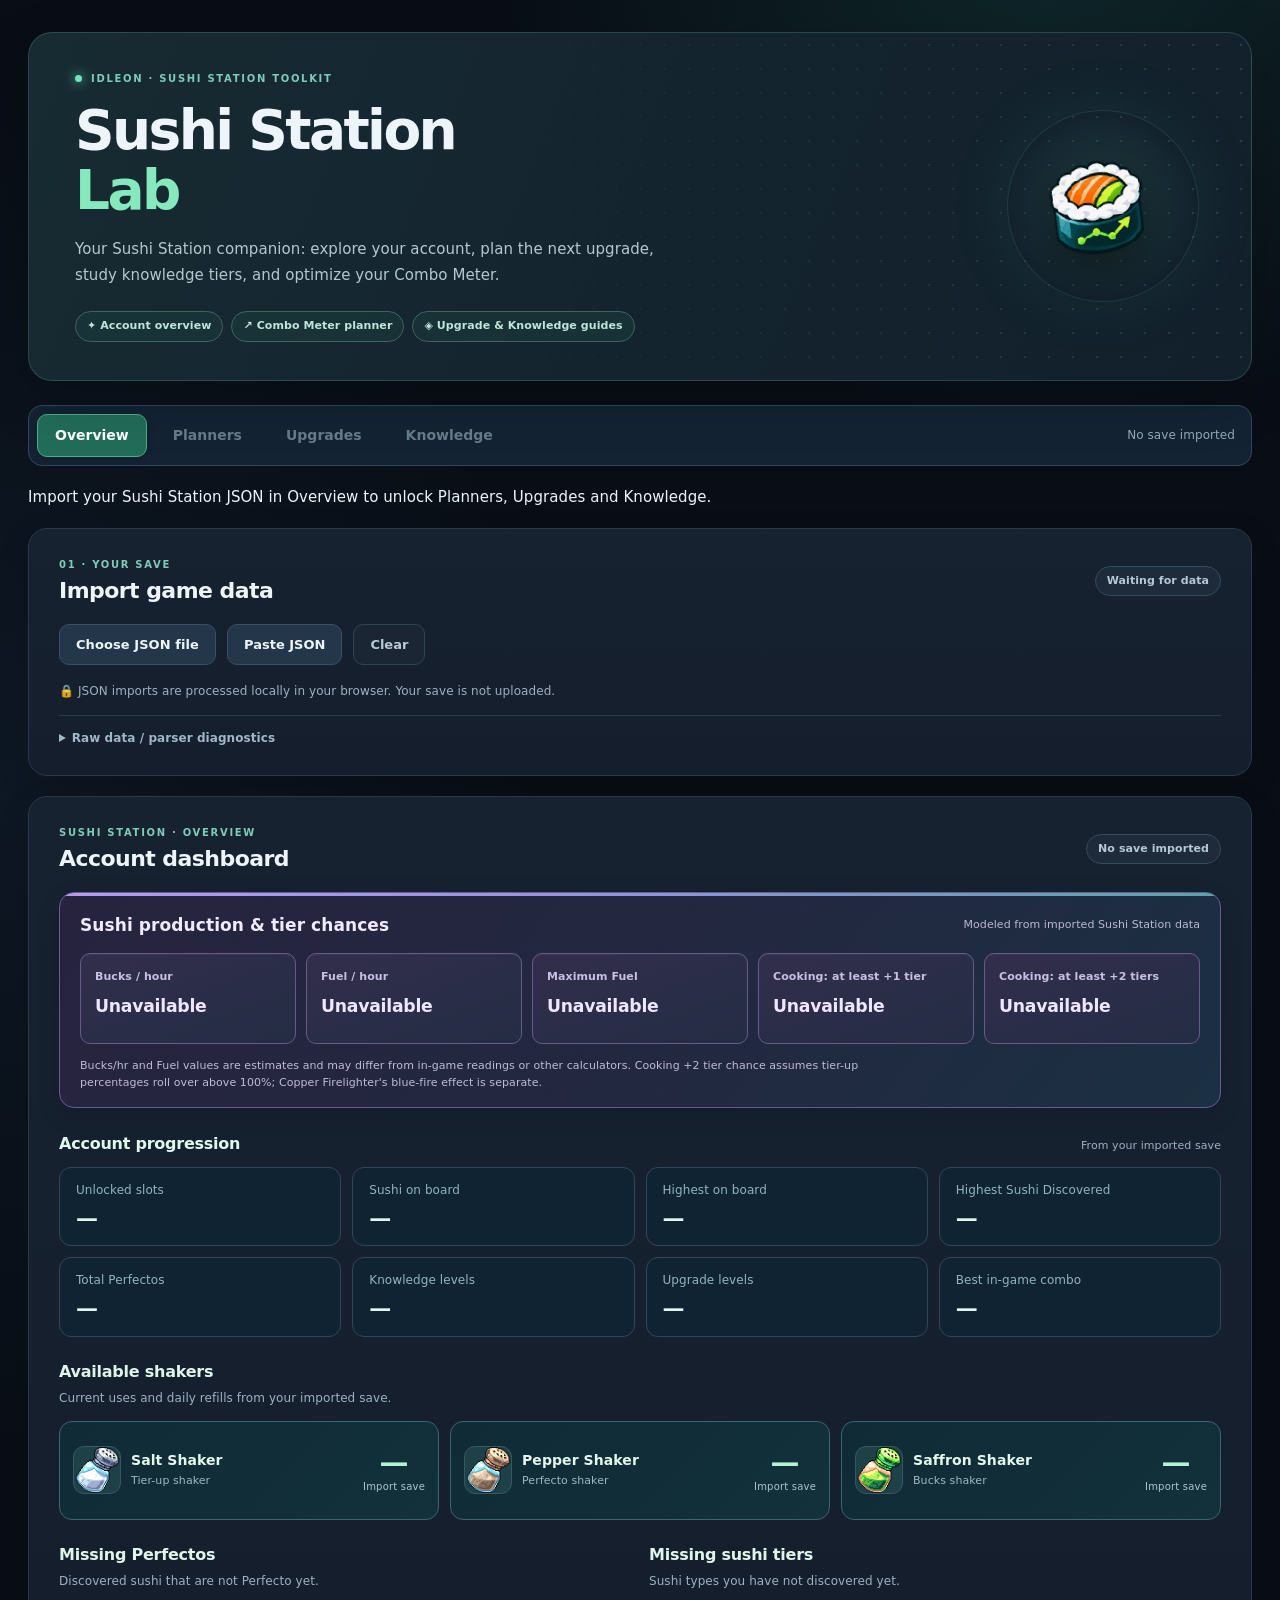
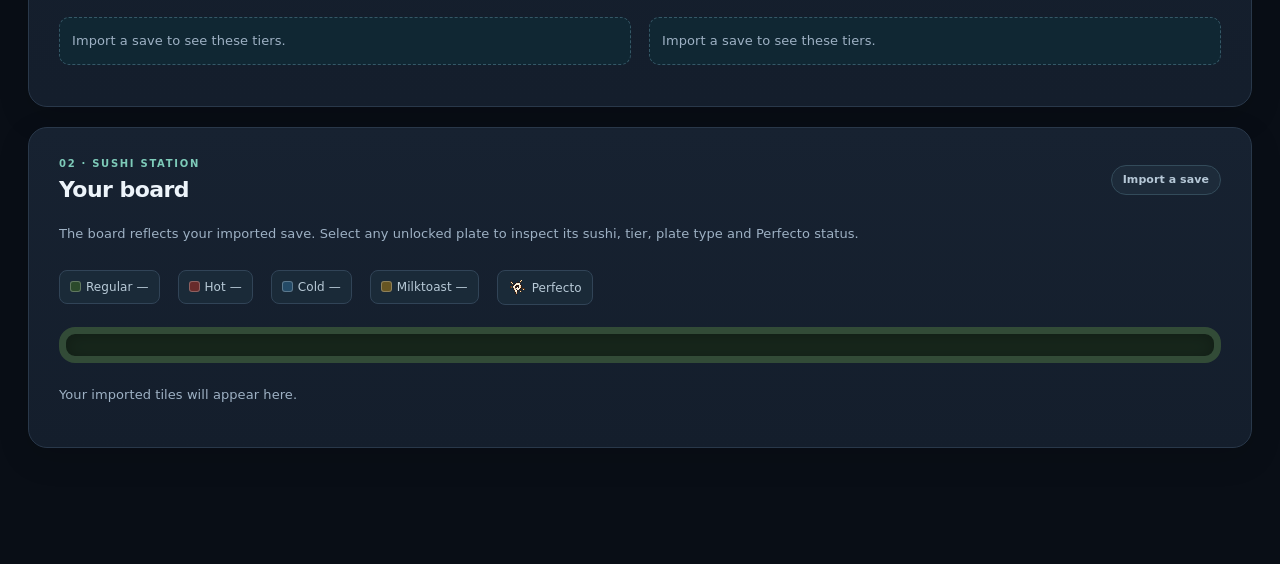
<file: index.html>
<!doctype html>
<html lang="en"><head><meta charset="utf-8"><meta name="viewport" content="width=device-width,initial-scale=1"><title>Idleon Sushi Station Lab</title><link rel="icon" type="image/png" sizes="160x160" href="assets/sushi-station-lab-logo.png?v=1"><link rel="apple-touch-icon" href="assets/sushi-station-lab-logo.png?v=1"><link rel="stylesheet" href="styles.css?v=1.50.50"></head>
<body><main class="shell"><header class="hero"><div class="hero-copy"><div class="eyebrow hero-eyebrow"><span class="eyebrow-dot"></span> IDLEON · SUSHI STATION TOOLKIT</div><h1>Sushi Station <span>Lab</span></h1><p>Your Sushi Station companion: explore your account, plan the next upgrade, study knowledge tiers, and optimize your Combo Meter.</p><div class="hero-chips"><span>✦ Account overview</span><span>↗ Combo Meter planner</span><span>◈ Upgrade & Knowledge guides</span></div></div><div class="hero-visual" aria-hidden="true"><div class="hero-orbit"></div><img src="assets/sushi-station-lab-logo.png?v=1" alt=""></div></header>
<nav class="lab-navigation" aria-label="Sushi Station sections" role="tablist">
<button type="button" class="lab-nav-button" role="tab" data-lab-target="overview" aria-controls="lab-overview" aria-selected="true">Overview</button>
<button type="button" class="lab-nav-button" role="tab" data-lab-target="planners" aria-controls="lab-planners" aria-selected="false" aria-disabled="true" aria-describedby="labNavigationHint" title="Import a Sushi Station JSON save to unlock" disabled>Planners</button>
<button type="button" class="lab-nav-button" role="tab" data-lab-target="upgrades" aria-controls="lab-upgrades" aria-selected="false" aria-disabled="true" aria-describedby="labNavigationHint" title="Import a Sushi Station JSON save to unlock" disabled>Upgrades</button>
<button type="button" class="lab-nav-button" role="tab" data-lab-target="knowledge" aria-controls="lab-knowledge" aria-selected="false" aria-disabled="true" aria-describedby="labNavigationHint" title="Import a Sushi Station JSON save to unlock" disabled>Knowledge</button>
<span class="lab-save-status" id="labSaveStatus">No save imported</span>
</nav>
<p id="labNavigationHint" class="lab-navigation-hint" role="status">Import your Sushi Station JSON in Overview to unlock Planners, Upgrades and Knowledge.</p>
<div id="lab-overview" class="lab-tab-content" role="tabpanel" aria-label="Overview">
<section class="panel" id="importPanel"><div class="heading"><div><div class="eyebrow">01 · YOUR SAVE</div><h2>Import game data</h2></div><span id="importStatus" class="status" role="status">Waiting for data</span></div>
<div class="actions"><label class="button secondary" for="jsonFile">Choose JSON file</label><input id="jsonFile" type="file" accept=".json,.txt,application/json,text/plain"><button id="pasteToggle" class="button secondary" type="button" aria-expanded="false">Paste JSON</button><button id="clearImport" class="button quiet" type="button">Clear</button></div>
<div id="pasteArea" class="paste-area hidden"><textarea id="jsonInput" spellcheck="false" placeholder="Paste your game save / raw game JSON here…"></textarea><button id="parseJson" class="button primary" type="button">Import JSON</button></div>
<p id="importError" class="timing-bad hidden" role="alert"></p><div id="importSummary" class="summary hidden"></div><p class="privacy">🔒 JSON imports are processed locally in your browser. Your save is not uploaded.</p><details><summary>Raw data / parser diagnostics</summary><pre id="jsonPreview">No JSON imported yet.</pre></details></section>
<section class="panel lab-welcome-panel"><div class="heading"><div><div class="eyebrow">SUSHI STATION · OVERVIEW</div><h2>Account dashboard</h2></div><span id="overviewImportTime" class="status" title="Shows when the JSON was imported into this browser">No save imported</span></div>
<section class="lab-dashboard-section lab-dashboard-production" aria-labelledby="labProductionTitle">
 <div class="lab-dashboard-section-heading"><h3 id="labProductionTitle">Sushi production & tier chances</h3>
  <span class="hint">Modeled from imported Sushi Station data</span></div>
 <div id="labProductionStats" class="lab-production-stats" aria-live="polite"></div>
 <p class="hint lab-production-note">Bucks/hr and Fuel values are estimates and may differ from in-game readings or other calculators. Cooking +2 tier chance assumes tier-up percentages roll over above 100%; Copper Firelighter's blue-fire effect is separate.</p>
</section>
<section class="lab-dashboard-section lab-dashboard-progress" aria-labelledby="labAccountProgressTitle">
 <div class="lab-dashboard-section-heading"><h3 id="labAccountProgressTitle">Account progression</h3>
  <span class="hint">From your imported save</span></div>
 <div class="lab-stat-grid" id="labOverviewStats" aria-live="polite"></div>
</section>


<section class="lab-dashboard-section" aria-labelledby="labShakerTitle"><h3 id="labShakerTitle">Available shakers</h3><p class="hint">Current uses and daily refills from your imported save.</p><div id="labShakerCards" class="lab-shaker-grid" aria-live="polite"></div></section>
<div class="lab-dashboard-lists">
<section class="lab-dashboard-section" aria-labelledby="labMissingPerfectosTitle"><h3 id="labMissingPerfectosTitle">Missing Perfectos <span id="labMissingPerfectosCount" class="lab-section-count"></span></h3><p class="hint">Discovered sushi that are not Perfecto yet.</p><div id="labMissingPerfectos" class="lab-sushi-grid" aria-live="polite"></div><button id="labMissingPerfectosToggle" class="button secondary lab-list-toggle hidden" type="button" aria-controls="labMissingPerfectos" aria-expanded="false">Show all</button></section>
<section class="lab-dashboard-section" aria-labelledby="labMissingTiersTitle"><h3 id="labMissingTiersTitle">Missing sushi tiers <span id="labMissingTiersCount" class="lab-section-count"></span></h3><p class="hint">Sushi types you have not discovered yet.</p><div id="labMissingTiers" class="lab-sushi-grid" aria-live="polite"></div><button id="labMissingTiersToggle" class="button secondary lab-list-toggle hidden" type="button" aria-controls="labMissingTiers" aria-expanded="false">Show all</button></section>
</div>
<div id="overviewFireplaceAdvice" class="overview-fireplace-advice hidden" role="status" aria-live="polite">
<div class="overview-fireplace-advice-intro">
<img id="overviewFireplaceAdviceIcon" class="overview-fireplace-advice-icon" width="48" height="48" alt="Potassium Firelighter" loading="lazy">
<div class="overview-fireplace-advice-copy"><strong id="overviewFireplaceAdviceHeading">Potassium Firelighter</strong><p id="overviewFireplaceAdviceSummary"></p></div>
</div>
<div id="overviewFireplaceAdviceGains" class="overview-fireplace-advice-gains hidden" aria-label="Extra Spark-based fireplace bonus from one additional Purple fireplace"></div>
<p id="overviewFireplaceAdviceNote" class="overview-fireplace-advice-note hidden">Estimated extra fireplace bonus from adding one Purple. Assumes continuous Spark generation; does not include what the replaced fireplace loses.</p>
</div>
</section>
<section class="panel"><div class="heading"><div><div class="eyebrow">02 · SUSHI STATION</div><h2>Your board</h2></div><span id="boardStatus" class="status">Import a save</span></div><p class="hint">The board reflects your imported save. Select any unlocked plate to inspect its sushi, tier, plate type and Perfecto status.</p><div id="boardPlateSummary" class="legend overview-plate-summary" aria-label="Unlocked plates by type"></div><div class="board-scroll"><div id="board" class="board" aria-label="Sushi Station board"></div><div id="fireplaces" aria-label="Fireplaces below the board"></div></div><p id="boardDetails" class="hint">Your imported tiles will appear here.</p><div id="boardSelection" class="overview-board-selection hidden" role="status" aria-live="polite"></div></section>
</div>
<div id="lab-planners" class="lab-tab-content hidden" role="tabpanel" aria-label="Planners" aria-hidden="true">
<section class="panel lab-planner-intro"><div class="heading"><div><div class="eyebrow">SUSHI STATION · PLANNERS</div><h2>Choose a planner</h2></div><span class="status">3 available</span></div>
<div class="lab-planner-cards">
<button type="button" class="lab-planner-card" data-planner-card="combo" aria-pressed="true"><div><h3>Combo Meter Planner</h3><p class="hint">Adaptive supply/engine strategy search for your unlocked tiers and slots, plus historical T64 score showcases. The original Experiment 13.0 record remains 76,532 simulated points.</p></div><span class="lab-mini-badge">Available</span></button>
<button type="button" class="lab-planner-card" data-planner-card="perfecto" aria-pressed="false"><div><h3>Perfecto Planner</h3><p class="hint">Choose one target sushi tier, prepare copies, compare single versus board-wide Perfecto odds, and plan Pepper Shaker uses.</p></div><span class="lab-mini-badge">Available</span></button>
<button type="button" class="lab-planner-card" data-planner-card="knowledge" aria-pressed="false"><div><h3>Knowledge Leveling Planner</h3><p class="hint">Prioritize which Sushi Knowledge to level next for your chosen bonus, with imported EXP progress and practical preparation advice.</p></div><span class="lab-mini-badge">Beta</span></button>
</div></section>
<nav class="lab-subnavigation lab-planner-navigation" role="tablist" aria-label="Choose planner"><button type="button" role="tab" data-planner-target="combo" aria-controls="solver" aria-selected="true">Combo Meter</button><button type="button" role="tab" data-planner-target="perfecto" aria-controls="perfectoPlanner" aria-selected="false">Perfecto</button><button type="button" role="tab" data-planner-target="knowledge" aria-controls="knowledgePlanner" aria-selected="false">Knowledge Leveling</button></nav>
<section id="solver" class="panel"><div class="heading"><div><div class="eyebrow">03 · COMBO OPTIMIZER</div><h2>Optimized preparation and merge sequence</h2></div><span class="status">Optimizer</span></div><p class="hint">Import JSON to compare different arrangements of your unlocked slots and find a promising sushi layout and merge sequence. Heat cascades through strictly descending tiers to the right, including across row boundaries, up to 25 upgrades per qualifying merge (Wind tier limit follows your selected highest unlocked tier minus six). The adaptive planner compares staged supply/engine preparations at your actual tier, Wind cap and unlocked slot count, including lower working tiers when worthwhile. Historic experiments remain separate reproducible score showcases. Replayed scores are simulations and still require in-game confirmation.</p><div class="actions"><label class="optimizer-mode-select">Optimizer strategy <select id="optimizerMode"><option value="simple" selected>Simple · Descending Cascade</option></select></label><label>Starting base tier <select id="baseTier"><option value="0">Auto (search all)</option><option value="custom">Custom board</option><option value="manual">Enter a tier…</option></select></label><label id="manualBaseTierLabel" class="hidden">Manual starting tier <input id="manualBaseTier" type="number" min="1" step="1" value="31"></label><label>Maximum prepared tier <input id="seedTier" type="number" min="1" step="1" value="64" title="Tier 64 is the current research cap; higher settings preview future sushi tiers"></label><label>Wind tier limit <input id="windCap" type="number" min="0" max="58" step="1" value="58" title="Choose your Heat of the East Wind tier limit"><span id="windCapHint" class="wind-cap-hint">Maximum: 58 (prepared tier − 6)</span></label><label>Maximum wind chain <input id="chainLimit" type="number" min="0" max="25" value="25"></label><label>Combo timeout (s) <input id="comboTimeout" type="number" min="0.1" step="0.1" value="5.5"></label><label>Manual merge time (s) <input id="mergeTime" type="number" min="0.1" step="0.1" value="1.5"></label><label>Reposition time (s) <input id="relocationTime" type="number" min="0.1" step="0.1" value="0.6"></label><label class="custom-optimizer-setting hidden">Split increment <select id="customSplitMode">
<option value="optimizer1">Fast · 20%</option>
<option value="optimizer2">Mid · 10%</option>
<option value="optimizer3">Slow · 5%</option>
<option value="optimizer4">Max · 1%</option>
</select></label>
<label class="custom-optimizer-setting hidden">Boards per split <input id="customPerSplit" type="number" min="1" max="1000" step="1" value="50"></label>
<label class="custom-optimizer-setting hidden">Stop when score reaches <input id="scoreTarget" type="number" min="0" step="1" value="0" placeholder="0 = no score target"></label>
<p class="hint custom-search-estimate custom-optimizer-setting hidden" id="customSearchEstimate">Choose a split increment and configuration budget. Larger searches may take a long time or use substantial browser memory.</p><div class="optimizer-run-actions"><button id="runSolver" class="button primary" type="button">Run optimizer</button><button id="cancelSolver" class="button secondary hidden" type="button">Cancel</button></div></div><p class="hint" id="optimizerSearchDisclaimer">Split optimizers explore new configurations on each run and remember previously evaluated boards plus the best verified result in this browser. They do not exhaustively search every board or merge order. History is local to this browser, not shared with other users.</p>
<div class="mode-overview" id="researchHistoryPanel">
 <div class="mode-overview-head"><strong>Optimizer research history</strong></div>
 <div class="research-stats">
 <div><small>Saved best</small><strong id="researchSavedBest">—</strong></div>
 <div><small>This run</small><strong id="researchRunBest">—</strong></div>
 <div><small>Lifetime tested</small><strong id="researchLifetime">0</strong></div>
 <div><small>New this run</small><strong id="researchRunCount">0</strong></div>
 <div><small>Previously checked</small><strong id="researchSkipped">0</strong></div>
 <div><small>Score improvement</small><strong id="researchImprovement">—</strong></div>
 </div>
 <p class="hint" id="researchHistoryStatus" aria-live="polite">History will be loaded when you run a split optimizer. Best verified results are retained between runs.</p>
 <div class="research-actions">
 <button id="viewResearchBest" class="button secondary" type="button">View saved best</button>
 <button id="exportResearch" class="button secondary" type="button">Export research</button>
 <button id="importResearchButton" class="button secondary" type="button">Import research JSON</button>
 <input id="importResearch" type="file" accept=".json,application/json" class="research-file-input">
 <button id="clearResearchHistory" class="button quiet" type="button">Clear local history</button>
 </div>
</div>
<div class="mode-overview" id="foundConfigurationsPanel">
<div class="mode-overview-head"><strong>Found Configurations</strong></div>
<p class="hint">Replay a previously researched, fixed Experiment board separately from the search optimizers. These are historical T64 / T58 / 100-slot preparations, not optimizer discoveries or guaranteed in-game scores.</p>
<div class="actions"><label>Found board <select id="foundConfiguration"><option value="">Choose an Experiment…</option></select></label>
<button id="runFoundConfiguration" class="button secondary" type="button">Replay found board</button></div>
</div>
<div class="mode-overview" aria-live="polite">
<div class="mode-overview-head"><strong id="optimizerModeName">Simple Cascade</strong><span id="optimizerDifficulty" class="mode-difficulty">Adaptive</span><span id="optimizerModeBenchmark" class="mode-benchmark">Flexible setups</span></div>
<p class="hint optimizer-mode-hint" id="optimizerModeHint">Simple runs one descending cascade; Fast, Mid, Slow and Max examine progressively finer supply/engine splits.</p>
</div>
<details class="mode-comparison"><summary>Compare all strategies and difficulties</summary>
<div class="mode-comparison-scroll"><table aria-label="Strategy comparison"><thead><tr><th>Strategy</th><th>Difficulty</th><th>Split resolution</th></tr></thead><tbody id="modeComparisonRows"></tbody></table></div>
<p class="hint mode-comparison-note">Fast, Mid, Slow and Max evaluate 50 distinct profiles per split where possible. Custom evaluates its chosen budget per unique split. No mode examines every possible tier arrangement or merge sequence; results are simulator estimates, not proven global maxima. Historical benchmark boards are listed separately under Found Configurations.</p>
</details><div id="customEditor" class="custom-editor hidden"><h3>Build your custom sushi board</h3><p class="hint">Choose a tier, then click any unlocked slot to place it. Tier 0 erases a slot. The editor uses your imported slot layout; The configured top tier is preserved by Fill and Clear; lower tiers may be edited.</p><div class="actions"><label>Paint tier <input id="paintTier" type="number" min="0" step="1" value="41"></label><button type="button" id="customFromSave" class="button secondary">Load imported board</button><button type="button" id="customFill" class="button secondary">Fill unlocked slots</button><button type="button" id="customClear" class="button quiet">Clear except top tier</button></div><p id="customStatus" class="hint"></p><div class="board-scroll"><div id="customBoard" class="board custom-board" aria-label="Editable sushi tier board"></div></div><p class="hint">When finished, click Run optimizer above to search this exact board.</p></div><div id="optimizerProgress" class="optimizer-progress hidden" role="status" aria-live="polite"><div class="optimizer-progress-heading"><strong>Optimizing sushi layout…</strong><span id="optimizerProgressText">Preparing search…</span><button id="stopKeepBest" class="button secondary" type="button" title="Stop searching and open the best configuration found during this run, even if your saved record is higher">Stop &amp; Continue</button><button id="cancelSolverProgress" class="button secondary optimizer-progress-cancel" type="button" aria-label="Cancel current optimization">Cancel optimization</button></div><div id="optimizerSingleProgress" class="optimizer-single-progress"><progress id="optimizerProgressBar" max="1" value="0" aria-label="Optimizer progress"></progress></div><div id="optimizerDualProgress" class="optimizer-dual-progress hidden" aria-label="Two-direction supply and Wind engine research"><div class="optimizer-track optimizer-track-supply"><div class="optimizer-track-header"><strong>Supply-heavy search</strong><span id="optimizerSupplyStatus">50/50 · 0%</span></div><progress id="optimizerSupplyProgress" max="1" value="0" aria-label="Supply-heavy split research progress"></progress></div><div class="optimizer-track optimizer-track-engine"><div class="optimizer-track-header"><strong>Engine-heavy search</strong><span id="optimizerEngineStatus">50/50 · 0%</span></div><progress id="optimizerEngineProgress" max="1" value="0" aria-label="Engine-heavy split research progress"></progress></div></div></div><div id="solverScoreBubble" class="solver-score-bubble hidden" role="status" aria-live="polite"><strong id="solverScoreLabel">Estimated combo score:</strong><span id="solverScore">—</span></div><div id="solverResults" class="hidden"><p><strong>Manual merges:</strong> <span id="solverMoves">—</span> · <strong>Repositions:</strong> <span id="solverRepositions">—</span></p><p id="solverNote" class="hint">Import JSON to start.</p><p><strong id="timingStatus">Timing not evaluated</strong></p><p id="timingDetails" class="hint"></p><div id="solverSteps"></div></div></section>
<section id="perfectoPlanner" class="panel lab-perfecto-panel hidden" role="tabpanel" aria-label="Perfecto Planner" aria-hidden="true">
 <div class="heading"><div><div class="eyebrow">03 · PERFECTO PLANNER</div><h2>Perfecto preparation and Shaker strategy</h2></div><span class="status perfecto-header-target" id="perfectoHeaderTarget">Target · Auto</span></div>
 <p class="hint">Automatically targets the first discovered sushi tier missing Perfecto. Choose any discovered tier to override it. Your imported sushi board is used to suggest preparations without modifying your game save.</p>
 <div class="perfecto-controls">
  <div class="perfecto-target-group">
   <label class="perfecto-tier-select">Target sushi tier
    <select id="perfectoTarget"><option value="auto">Auto · next missing tier</option></select>
   </label>
   <button id="perfectoResetTarget" type="button" class="button quiet">Reset to next missing</button>
  </div>
  <label class="perfecto-cook-tier">Highest tier you can cook
   <input id="perfectoCookTier" type="number" min="1" max="46" step="1" inputmode="numeric" placeholder="Auto from JSON" aria-describedby="perfectoCookTierHint">
   <small id="perfectoCookTierHint">Optional: correct the estimated direct-cooking limit. Leave empty to use JSON.</small>
  </label>
 </div>
 <div id="perfectoNoData" class="lab-empty-state" role="status">Import your game save JSON on Overview to start.</div>
 <div id="perfectoCalculator" class="hidden">
  <div class="perfecto-section-head"><h3>1 · Target and Perfecto probabilities</h3><span id="perfectoTargetSummary" class="perfecto-target-summary"></span></div>
  <div class="perfecto-probability-grid">
   <div class="perfecto-stat"><span>Single Target Sushi</span><strong id="perfectoSingleChance">—</strong><small>Chance for one target sushi to become Perfecto in a single Pepper use</small></div>
   <div class="perfecto-stat"><span>Current Board Chances</span><strong id="perfectoCurrentChance">—</strong><small id="perfectoCurrentOddsRatio" class="perfecto-odds-ratio">1 in —</small><small id="perfectoCurrentCopies">—</small><small>Chance per Pepper use with the target sushi already on your imported board</small></div>
   <div class="perfecto-stat perfecto-stat-primary"><span>Current-account Board Chance</span><strong id="perfectoPlanChance">—</strong><small id="perfectoPlanOddsRatio" class="perfecto-odds-ratio">1 in —</small><small id="perfectoPlanCopies">—</small><small>Chance per Pepper use after preparing your account-specific board</small></div>
   <div class="perfecto-stat"><span>Average Pepper Attempts</span><strong id="perfectoExpectedActivations">—</strong><small>Expected activations with your account-specific board (not guaranteed)</small></div>
  </div>
  <div class="perfecto-improvement" aria-live="polite"><strong id="perfectoImprovement">—</strong><span id="perfectoImprovementDetail">—</span></div>
  <p class="hint perfecto-caveat">Your current board comes from your imported game data. The account-specific recommendation uses the first board below. More copies of the target sushi can improve the chance <strong>per Pepper use</strong>. These estimates assume independent Perfecto rolls and may differ from the game.</p>
  <div class="perfecto-section-head"><h3>2 · Compare preparation boards</h3><span class="perfecto-count-label" id="perfectoCopyCount">—</span></div>
  <p class="hint">Compare your account-specific build with a hypothetical T46 direct-cooking benchmark. Both preserve unlocked plates and higher-tier sushi. The benchmark uses available Heat of the East Wind, but never assumes Salt Shakers, random tier upgrades, or Blue Campfire skips.</p>
  <div class="perfecto-compare-toolbar">
   <label class="perfecto-benchmark-toggle"><input id="perfectoShowBenchmark" type="checkbox" checked> Show T46 benchmark</label>
   <span id="perfectoComparePosition" class="perfecto-compare-position" role="status">Hover or select a board cell to compare its position.</span>
  </div>
  <div class="perfecto-legend" aria-label="Board color and symbol legend"><span><i class="perfecto-legend-target"></i> Target copies</span><span><i class="perfecto-legend-new"></i> Needs preparation</span><span><i class="perfecto-legend-ingredient"></i> Other sushi</span><span><i class="perfecto-legend-protected"></i> Protected</span><span><i class="perfecto-legend-locked"></i> Locked</span><span><i class="perfecto-legend-regular"></i> Regular plate</span><span><i class="perfecto-legend-hot"></i> Hot plate</span><span><i class="perfecto-legend-cold"></i> Cold plate</span><span><i class="perfecto-legend-milk"></i> Milktoast plate</span></div>
  <div class="perfecto-board-comparison">
   <section class="perfecto-comparison-panel is-account" aria-labelledby="perfectoAccountBoardHeading">
    <header class="perfecto-comparison-header">
     <div><span class="perfecto-comparison-eyebrow">Recommended for your save</span><h4 id="perfectoAccountBoardHeading">Current account</h4></div>
     <span class="perfecto-comparison-tag" id="perfectoAccountBoardTag">Based on imported JSON</span>
    </header>
    <div class="perfecto-comparison-metrics">
     <strong id="perfectoAccountScenario">—</strong><small id="perfectoAccountFuel">—</small>
    </div>
    <div class="perfecto-board-note" id="perfectoPreparationSummary">—</div>
    <div class="board-scroll perfecto-board-scroll"><div id="perfectoBoard" class="perfecto-board" aria-label="Current-account Perfecto preparation board"></div></div>
    <p class="hint perfecto-board-footnote" id="perfectoProtectedCount">—</p>
    <details class="perfecto-comparison-guide" open>
     <summary>Build the final target · Current account</summary>
     <div id="perfectoReplayControls" class="perfecto-replay-controls">
      <div class="perfecto-replay-top"><strong id="perfectoReplayStatus">Preparing replay…</strong><span id="perfectoReplayProgress">—</span></div>
      <p id="perfectoReplayAction" class="perfecto-replay-action">Start a focused demonstration of constructing the last target sushi, with Wind effects shown on the board.</p>
       <div class="perfecto-replay-buttons">
       <button id="perfectoReplayStart" type="button" class="button secondary">Start walkthrough</button>
       <button id="perfectoReplayPrev" type="button" class="button quiet">Previous</button>
       <button id="perfectoReplayNext" type="button" class="button secondary">Next</button>
       
       <button id="perfectoReplayCycle" type="button" class="button quiet">Next tier milestone</button>
        <button id="perfectoReplayFinal" type="button" class="button secondary">Skip to final merges</button>
        <button id="perfectoReplayCascade" type="button" class="button secondary">Jump to biggest Wind cascade</button>
       <button id="perfectoReplayFill" type="button" class="button secondary">Finish board</button>
       <button id="perfectoReplayDone" type="button" class="button quiet">Show final board</button>
       
      </div>
      <p id="perfectoReplayLimit" class="perfecto-replay-limit perfecto-replay-notice">The supporting staircase and its adjacent target are the construction workspace. All other sushi remain in place.</p>
     </div>
     <div id="perfectoRecipeNavigator" class="perfecto-recipe-navigator hidden">
      <div class="perfecto-recipe-heading"><span id="perfectoRecipeCount">Stage —</span><strong id="perfectoRecipeStage">—</strong></div>
      <div id="perfectoRecipeVisual" class="perfecto-recipe-visual" aria-hidden="true"></div>
      <p id="perfectoRecipeDescription" class="perfecto-recipe-description" aria-live="polite">—</p>
      <div class="perfecto-recipe-actions">
       <button id="perfectoRecipePrev" type="button" class="button quiet">Previous</button>
       <button id="perfectoRecipeNext" type="button" class="button secondary">Next</button>
       <button id="perfectoRecipeFinal" type="button" class="button secondary">Skip to final merges</button>
       <button id="perfectoRecipeStart" type="button" class="button quiet">Start over</button>
      </div>
      <p class="hint perfecto-recipe-hint">Shows the repeating tier recipe, not an exact move-by-move board replay.</p>
     </div>
     <details class="perfecto-recipe-notes"><summary>Full preparation notes</summary><ol id="perfectoPreparationSteps"></ol></details>
    </details>
    <p class="hint perfecto-board-footnote" id="perfectoModelNote">The planner uses constructive recipes, not a proven global optimum.</p>
   </section>
   <section class="perfecto-comparison-panel is-maximum" aria-labelledby="perfectoMaximumBoardHeading">
    <header class="perfecto-comparison-header">
     <div><span class="perfecto-comparison-eyebrow">Hypothetical benchmark · No Salt Shakers</span><h4 id="perfectoMaximumBoardHeading">T46 cooking unlocked</h4></div>
     <span class="perfecto-comparison-tag" id="perfectoMaximumBoardTag">T46 directly cookable</span>
    </header>
    <div class="perfecto-comparison-metrics">
     <strong id="perfectoMaximumScenario">—</strong><small id="perfectoMaximumFuel">—</small>
    </div>
    <div class="perfecto-board-note" id="perfectoMaximumSummary">—</div>
    <div class="board-scroll perfecto-board-scroll"><div id="perfectoMaxBoard" class="perfecto-board" aria-label="Hypothetical T46 maximum-case Perfecto preparation board"></div></div>
    <p class="hint perfecto-board-footnote">The T46 benchmark uses Heat of the East Wind when your account has it unlocked, with a lower-tier preparation staircase. No Salt Shakers or random tier skips are assumed.</p>
    <details class="perfecto-comparison-guide">
     <summary>Build the final target · T46 benchmark</summary>
     <div id="perfectoMaxReplayControls" class="perfecto-replay-controls">
      <div class="perfecto-replay-top"><strong id="perfectoMaxReplayStatus">Preparing replay…</strong><span id="perfectoMaxReplayProgress">—</span></div>
      <p id="perfectoMaxReplayAction" class="perfecto-replay-action">Start a focused demonstration of constructing the last target sushi, with Wind effects shown on the board.</p>
       <div class="perfecto-replay-buttons">
       <button id="perfectoMaxReplayStart" type="button" class="button secondary">Start walkthrough</button>
       <button id="perfectoMaxReplayPrev" type="button" class="button quiet">Previous</button>
       <button id="perfectoMaxReplayNext" type="button" class="button secondary">Next</button>
       
       <button id="perfectoMaxReplayCycle" type="button" class="button quiet">Next tier milestone</button>
        <button id="perfectoMaxReplayFinal" type="button" class="button secondary">Skip to final merges</button>
        <button id="perfectoMaxReplayCascade" type="button" class="button secondary">Jump to biggest Wind cascade</button>
       <button id="perfectoMaxReplayFill" type="button" class="button secondary">Finish board</button>
       <button id="perfectoMaxReplayDone" type="button" class="button quiet">Show final board</button>
       
      </div>
      <p id="perfectoMaxReplayLimit" class="perfecto-replay-limit perfecto-replay-notice">The supporting staircase and its adjacent target are the construction workspace. All other sushi remain in place.</p>
     </div>
     <div id="perfectoMaxRecipeNavigator" class="perfecto-recipe-navigator hidden">
      <div class="perfecto-recipe-heading"><span id="perfectoMaxRecipeCount">Stage —</span><strong id="perfectoMaxRecipeStage">—</strong></div>
      <div id="perfectoMaxRecipeVisual" class="perfecto-recipe-visual" aria-hidden="true"></div>
      <p id="perfectoMaxRecipeDescription" class="perfecto-recipe-description" aria-live="polite">—</p>
      <div class="perfecto-recipe-actions">
       <button id="perfectoMaxRecipePrev" type="button" class="button quiet">Previous</button>
       <button id="perfectoMaxRecipeNext" type="button" class="button secondary">Next</button>
       <button id="perfectoMaxRecipeFinal" type="button" class="button secondary">Skip to final merges</button>
       <button id="perfectoMaxRecipeStart" type="button" class="button quiet">Start over</button>
      </div>
      <p class="hint perfecto-recipe-hint">Stages show the repeated merge pattern; the benchmark is hypothetical.</p>
     </div>
     <details class="perfecto-recipe-notes"><summary>Full preparation notes</summary><ol id="perfectoMaxPreparationSteps"></ol></details>
    </details>
   </section>
  </div>
  <p class="hint perfecto-scenario-difference" id="perfectoScenarioDifference">—</p>
  <div class="perfecto-section-head"><h3>3 · What should I do with my Pepper Shakers?</h3></div>
  <section id="perfectoRecommendation" class="perfecto-recommendation" role="status" aria-label="Your recommended Pepper Shaker action">
   <div class="perfecto-action-eyebrow"><span class="perfecto-action-mark" aria-hidden="true">✓</span><span>YOUR RECOMMENDED NEXT MOVE</span><span class="perfecto-action-label">FOLLOW THIS PLAN</span></div>
   <div class="perfecto-action-main">
    <div class="perfecto-action-symbol" aria-hidden="true">➜</div>
    <div class="perfecto-action-copy"><h4 id="perfectoActionTitle">—</h4><p id="perfectoActionText">—</p></div>
   </div>
   <div class="perfecto-action-footer"><span id="perfectoActionProgress">—</span><span id="perfectoActionNext">—</span></div>
  </section>
  <p class="perfecto-plan-rule"><strong>How to use Pepper:</strong> Save your Pepper while preparing the recommended board. Once ready, use it <strong>one activation at a time until you get Perfecto, then stop.</strong> You don't need to save a specific number first: having more Pepper gives you more tries, not higher odds on each try.</p>
  <div class="perfecto-resource-grid perfecto-pepper-stats">
   <div><span>Available Pepper Shaker uses</span><strong id="perfectoPepperUses">—</strong></div>
   <div><span>Chance with your Pepper after preparing the board</span><strong id="perfectoStoredChance">—</strong><small id="perfectoStoredChanceHint">—</small></div>
   <div><span>Known free-use chance</span><strong id="perfectoKnownFreeChance">—</strong><small>Based on Bottomless Shakers and Knowledge; Research Grid bonuses not included</small></div>
   <div><span>Estimated Pepper charges spent</span><strong id="perfectoExpectedSpentUpper">—</strong><small>Upper estimate until Perfecto, based on known refund bonuses; not a guarantee</small></div>
  </div>
  <details class="perfecto-odds-details">
   <summary>How many Pepper attempts might I need?</summary>
   <p class="hint">The numbers below are estimated activations on the optimized board, <strong>not</strong> amounts you need to save before beginning. Stop using Pepper as soon as your target becomes Perfecto.</p>
   <div class="perfecto-attempt-grid">
    <div class="perfecto-attempt"><small>50% cumulative chance</small><strong id="perfectoConfidence50">—</strong><span>activations</span></div>
    <div class="perfecto-attempt"><small>90% cumulative chance</small><strong id="perfectoConfidence90">—</strong><span>activations</span></div>
    <div class="perfecto-attempt"><small>99% cumulative chance</small><strong id="perfectoConfidence99">—</strong><span>activations</span></div>
   </div>
   <p class="hint">These probabilities assume independent activations. Occasional free-use bonuses may allow additional attempts.</p>
  </details>
  <div class="perfecto-section-head"><h3>Additional info · Perfecto chance Knowledge</h3><span class="perfecto-count-label">Combined <strong id="perfectoBonusTotal">—</strong></span></div>
  <div class="perfecto-bonus-grid" id="perfectoBonusCards"></div>
  <div class="perfecto-knowledge-theory">
   <div class="perfecto-theory-heading">
    <strong>Next Knowledge milestone</strong>
    <div class="perfecto-milestone-info">
     <button id="perfectoMilestoneInfo" type="button" class="perfecto-milestone-trigger"
      aria-label="View upcoming T50 and T54 Knowledge milestones" aria-expanded="false"
      aria-controls="perfectoMilestonePopover" title="View future milestones">i</button>
     <div id="perfectoMilestonePopover" class="perfecto-milestone-popover" role="region" aria-label="Future Knowledge milestones">
      <strong>Upcoming Knowledge milestones</strong>
      <p class="hint">Future T50 and T54 Knowledge levels, with the same target sushi and board size.</p>
      <div class="perfecto-knowledge-table-scroll">
       <table class="perfecto-knowledge-table" aria-label="Future T50 and T54 Knowledge milestone progression">
        <thead><tr><th>T50 Level</th><th>T54 Level</th><th>Combined bonus</th><th>Perfecto chance</th><th>Gain vs current</th></tr></thead>
        <tbody id="perfectoTheoryMilestones"></tbody>
       </table>
      </div>
     </div>
    </div>
   </div>
   <div class="perfecto-milestone-level-grid" role="group" aria-label="Next Knowledge level upgrades">
    <div class="perfecto-milestone-level-card" data-knowledge-tier="50">
     <div class="perfecto-milestone-card-heading">
      <span class="perfecto-milestone-tier-name">T50 Knowledge</span>
      <span class="perfecto-milestone-level-difference" id="perfectoTheoryT50Delta">—</span>
     </div>
     <div class="perfecto-milestone-level-flow">
      <div class="perfecto-milestone-current"><span>Current</span><strong>Lv <span id="perfectoTheoryT50Current">—</span></strong></div>
      <span class="perfecto-milestone-flow-arrow" aria-hidden="true">→</span>
      <div class="perfecto-milestone-goal"><span>Next milestone</span><strong>Lv <span id="perfectoTheoryT50Next">—</span></strong></div>
     </div>
    </div>
    <div class="perfecto-milestone-level-card" data-knowledge-tier="54">
     <div class="perfecto-milestone-card-heading">
      <span class="perfecto-milestone-tier-name">T54 Knowledge</span>
      <span class="perfecto-milestone-level-difference" id="perfectoTheoryT54Delta">—</span>
     </div>
     <div class="perfecto-milestone-level-flow">
      <div class="perfecto-milestone-current"><span>Current</span><strong>Lv <span id="perfectoTheoryT54Current">—</span></strong></div>
      <span class="perfecto-milestone-flow-arrow" aria-hidden="true">→</span>
      <div class="perfecto-milestone-goal"><span>Next milestone</span><strong>Lv <span id="perfectoTheoryT54Next">—</span></strong></div>
     </div>
    </div>
   </div>
   <p id="perfectoTheoryLevels" class="perfecto-milestone-sr-only">Next T50 / T54 milestones</p>
   <p id="perfectoTheoryBonus" class="hint perfecto-milestone-bonus-note">Import a save to calculate future Perfecto chance.</p>
   <div class="perfecto-theory-results">
    <div><span>Current Perfecto chance</span><strong id="perfectoTheoryBefore">—</strong></div>
    <div><span>At next Knowledge milestones</span><strong id="perfectoTheoryAfter">—</strong></div>
    <div><span>Increase from current</span><strong id="perfectoTheoryGain">—</strong></div>
   </div>

   <p class="hint perfecto-theory-note">Hover or tap the info icon to view later 5-level milestones. Both Knowledge bonuses retain their current Perfecto doubling. Chance assumes the same selected sushi tier and target-copy count as your recommended board; no Salt Shakers or additional rolls are assumed.</p>
  </div>
  <p class="hint">Tier 50 and Tier 54 boost the chance to Perfecto sushi. Their existing Knowledge levels and Perfecto status are included automatically. For farming priorities, see Knowledge Leveling in Planners.</p>
 </div>
</section>
<section id="knowledgePlanner" class="panel lab-knowledge-planner hidden" role="tabpanel" aria-label="Knowledge Leveling Planner" aria-hidden="true">
 <div class="heading"><div><div class="eyebrow">SUSHI STATION · KNOWLEDGE LEVELING</div><h2>Knowledge Leveling Planner</h2></div><span class="status lab-kp-beta-tag">Beta · EXP planner</span></div>
 <p class="hint lab-kp-intro">Plan Knowledge EXP using your imported Sushi Station save.</p>
 <div class="lab-kp-section-head lab-kp-strategy-head"><h3>1 · Strategy</h3></div>
 <div class="lab-kp-controls">
  <label>EXP strategy<select id="knowledgePlanMode" aria-label="Knowledge EXP strategy"><option value="balanced">Balanced · spread EXP across tiers</option><option value="focused">Focused · prepare and harvest one tier</option></select></label>
  <label id="knowledgePlanTargetLabel" class="hidden">Target Sushi<select id="knowledgePlanTarget" aria-label="Focused Sushi target"></select></label>
  <label class="lab-kp-passive-toggle" title="Keep existing Sushi on Cold or Milktoast plates. This reduces available working slots."><input id="knowledgePlanProtectPassive" type="checkbox"> <span>Preserve passive Sushi</span></label>
  <label class="lab-kp-passive-toggle" title="Optimize from your imported board with every Sushi kept in its exact position. No free cleanup or disappearing Sushi."><input id="knowledgePlanUseCurrentBoard" type="checkbox"> <span>Use my current Sushi board</span></label>
 </div>
 <div id="knowledgePlanBalancedRange" class="lab-kp-balanced-range">
  <div class="lab-kp-range-heading"><strong>Balanced tier range</strong><span id="knowledgePlanRangeValue" class="lab-kp-range-badge">T1 → T64</span></div>
  <div id="knowledgePlanDualRange" class="lab-kp-dual-range" style="--kp-start:0%;--kp-end:100%">
   <div class="lab-kp-dual-range-track" aria-hidden="true"><span></span></div>
   <input id="knowledgePlanRangeStart" type="range" min="1" max="64" step="1" value="1" aria-label="Balanced starting Knowledge Sushi tier">
   <input id="knowledgePlanRangeEnd" type="range" min="1" max="64" step="1" value="64" aria-label="Balanced ending Knowledge Sushi tier">
  </div>
  <div class="lab-kp-range-endpoints">
   <label for="knowledgePlanRangeStart">Start <output id="knowledgePlanRangeStartValue" for="knowledgePlanRangeStart">T1</output></label>
   <label for="knowledgePlanRangeEnd">End <output id="knowledgePlanRangeEndValue" for="knowledgePlanRangeEnd">T64</output></label>
  </div>
  <label class="lab-kp-passive-toggle" style="display:inline-flex;margin-top:12px" title="Keep creating and banking the chosen end-tier Sushi, then harvest only when full to recover space.">
   <input id="knowledgePlanStackEndTier" type="checkbox" checked>
   <span>Stack end-tier Sushi · keep creating T64</span>
  </label>
 </div>
 <div class="lab-kp-strategy-detail" id="knowledgePlanStrategyDetail" aria-live="polite">Balanced · spread EXP through the selected range while preparing and banking T64 copies.</div>
 <details class="lab-kp-settings">
  <summary>Timing &amp; rate calibration (optional)</summary>
  <div class="lab-kp-settings-grid">
   <label>Seconds per cook<input id="knowledgePlanCookSeconds" type="number" min="0.2" max="60" step="0.1" value="2"></label>
   <label>Seconds per merge<input id="knowledgePlanMergeSeconds" type="number" min="0.2" max="60" step="0.1" value="1.5"></label>
   <label>Refill waves to simulate<input id="knowledgePlanRounds" type="number" min="1" max="12" step="1" value="6"></label>
   <label>Fuel generation/hr<input id="knowledgePlanFuelRate" type="text" inputmode="decimal" placeholder="Estimated from JSON"></label>
   <label>Fuel capacity<input id="knowledgePlanFuelCap" type="text" inputmode="decimal" placeholder="Estimated from JSON"></label>
   <label>Base EXP per creation<input id="knowledgePlanXpPerCreation" type="text" inputmode="decimal" placeholder="Estimated from JSON"></label>
  </div>
  <p class="hint">Changing fireplaces or Plate positions requires manual in-game setup. All EXP rates are projections.</p>
 </details>
 <div class="lab-kp-run-line">
  <button id="knowledgePlanRun" type="button" class="button primary">Generate Knowledge plan</button>
  <button id="knowledgePlanCancel" type="button" class="button secondary hidden">Cancel search</button>
  <p id="knowledgePlanStatus" role="status" aria-live="polite">Import a Sushi Station save in Overview to generate a Knowledge plan.</p>
 </div>
 <div id="knowledgePlanLoading" class="lab-kp-loading hidden" role="status" aria-live="polite">
  <div class="lab-kp-loading-head"><strong>Optimizing Knowledge…</strong><span id="knowledgePlanLoadingText">Preparing search…</span></div>
  <progress id="knowledgePlanLoadingBar" max="100" aria-label="Knowledge optimization progress"></progress>
 </div>
 <div id="knowledgePlanFeatured" class="hidden"></div>
 <div id="knowledgePlanRotation" class="hidden">
  <div class="lab-kp-section-head"><h3>2 · Walkthrough</h3></div>
  <div class="lab-kp-replay-shell">
   <div class="lab-kp-replay-heading">
    <div class="lab-kp-replay-actions" role="group" aria-label="Knowledge replay controls">
     <div class="lab-kp-replay-group lab-kp-replay-group-navigation">
      <button id="knowledgePlanReset" type="button" class="button secondary">Step 0</button>
      <button id="knowledgePlanPrepared" type="button" class="button secondary">Prepared</button>
      <button id="knowledgePlanNextRefill" type="button" class="button secondary">Next refill</button>
      <button id="knowledgePlanNextHarvest" type="button" class="button secondary hidden">Next harvest</button>
       <button id="knowledgePlanNextTargetCreation" type="button" class="button secondary hidden" title="Jump to the next creation of your selected tier">Next target creation</button>
       <button id="knowledgePlanTargetCancel" type="button" class="button secondary hidden" title="Stop searching and keep your previous walkthrough">Cancel</button>
      <button id="knowledgePlanEnd" type="button" class="button secondary">Final step</button>
     </div>
     <div class="lab-kp-replay-group lab-kp-replay-group-playback">
      <button id="knowledgePlanPrev" type="button" class="button secondary" aria-label="Previous step">Previous</button>
      <button id="knowledgePlanPlay" type="button" class="button secondary">Play</button>
      <button id="knowledgePlanNext" type="button" class="button secondary" aria-label="Next step">Next</button>
      <label class="lab-kp-speed-label" for="knowledgePlanSpeed">Speed
        <select id="knowledgePlanSpeed" aria-label="Replay speed">
         <option value="3600">0.5×</option>
         <option value="2400">0.75×</option>
         <option value="1800" selected>1×</option>
         <option value="1200">1.5×</option>
         <option value="900">2×</option>
         <option value="600">3×</option>
        </select>
       </label>
     </div>
     <div class="lab-kp-replay-group lab-kp-replay-group-continue">
      <button id="knowledgePlanContinue" type="button" class="button primary hidden" title="Click for 5% more refills; hold to repeat, release to stop">Continue rotation</button>
     </div>
    </div>
   </div>
   <p id="knowledgePlanContinueStatus" class="hint hidden lab-kp-continue-status" role="status" aria-live="polite"></p>
   <div class="lab-kp-step-head"><p id="knowledgePlanStepTitle" class="lab-kp-step-title" aria-live="polite">Step 0 · Start cycle</p><span id="knowledgePlanStepKind" class="lab-kp-step-kind">START</span></div>
   <p id="knowledgePlanStepDetail" class="hint"></p>
   <div id="knowledgePlanCreatedXp" class="lab-kp-created-exp hidden" aria-label="Knowledge EXP from Sushi created in this step"></div>
   <progress id="knowledgePlanReplayProgress" class="lab-kp-replay-progress" max="1" value="0" aria-label="Walkthrough step progress"></progress>
   <div class="lab-kp-board-legend" aria-label="Sushi plate color legend">
    <span><i class="lab-kp-legend-swatch slot-0"></i>Regular</span>
    <span><i class="lab-kp-legend-swatch slot-1"></i>Hot</span>
    <span><i class="lab-kp-legend-swatch slot-2"></i>Cold</span>
    <span><i class="lab-kp-legend-swatch slot-3"></i>Milktoast</span>
    <span><i class="lab-kp-legend-swatch protected"></i>Protected</span>
    <span><i class="lab-kp-legend-swatch affected"></i>Current step</span>
   </div>
  <div class="lab-kp-board-wrap"><div id="knowledgePlanBoard" class="lab-kp-board" role="img" aria-label="Optimized Sushi rotation board"></div></div>
  <div class="lab-kp-replay-footer">
   <span id="knowledgePlanStepCount">Step 0</span>
   <span id="knowledgePlanFocusProgress" class="hidden"></span>
   <span id="knowledgePlanStepXp">EXP in step: —</span>
   <span id="knowledgePlanFrameXp">Cycle EXP so far: —</span>
  </div>
  </div>
  <div class="lab-kp-section-head"><h3>3 · Knowledge progression</h3><span class="lab-kp-estimate-tag">Estimated</span></div>
  <p class="hint lab-kp-projection-note">Active EXP is cumulative from Step 0, including all starter-board cooking, not just actions after Prepared. EXP/hr and Next level are estimates. Knowledge Leveling assumes every available fireplace is switched to pink Lithium; see the setup warning if your imported layout differs.</p>
  <div class="lab-kp-progression-controls">
   <label class="lab-kp-show-zero"><input id="knowledgePlanShowZero" type="checkbox"> Show zero-EXP tiers</label>
   <div class="lab-kp-exp-legend" aria-label="Knowledge EXP progress colors">
    <span><i class="is-current"></i> Current</span><span><i class="is-gained"></i> Gained by step</span>
   </div>
   <span id="knowledgePlanLevelCount" class="lab-kp-tier-count">—</span>
  </div>
  <p id="knowledgePlanLevelEmpty" class="hint hidden">No tiers gain EXP in this preview. Show zero-EXP tiers to see all.</p>
  <div class="lab-table-wrap"><table class="lab-data-table lab-kp-progress-table"><thead><tr>
   <th scope="col">Sushi tier</th><th scope="col">Active EXP · since Step 0</th><th scope="col">Total EXP/hr · est.</th><th scope="col">Next level · est.</th>
  </tr></thead><tbody id="knowledgePlanLevelRows"></tbody></table></div>
 </div>
 <div id="knowledgePlanPassive" class="hidden"></div>
 <details class="lab-kp-guide"><summary>Included mechanics and limitations</summary><ul id="knowledgePlanTips"></ul></details>
</section>

</div>
<div id="lab-upgrades" class="lab-tab-content hidden" role="tabpanel" aria-label="Upgrades" aria-hidden="true">
<section class="panel"><div class="heading"><div><div class="eyebrow">SUSHI STATION · UPGRADES</div><h2>Upgrade center</h2></div><span class="status">46 upgrades</span></div>
<p class="hint">Explore the shop, check levels and estimated costs, or filter improvements around a specific goal. The upgrade list is sourced from published Sushi Station game reference data.</p>
<nav class="lab-subnavigation" aria-label="Upgrade sections" role="tablist"><button type="button" role="tab" data-upgrade-target="catalog" aria-selected="true">Upgrade catalog</button><button type="button" role="tab" data-upgrade-target="advisor" aria-selected="false">Progression advisor</button><button type="button" role="tab" data-upgrade-target="doubler" aria-selected="false">Doubler advisor</button></nav>
<div id="lab-upgrade-catalog" role="tabpanel"><div class="lab-toolbar lab-catalog-toolbar">
<label class="lab-catalog-search">Search upgrades <input type="search" id="labUpgradeSearch" placeholder="Name, number or effect…"></label>
<label>Category <select id="labUpgradeCategory"><option value="all">All categories</option></select></label>
<label>Status <select id="labUpgradeStatus"></select></label>
<label>Sort by <select id="labUpgradeSort"></select></label>
<span id="labUpgradeCount" class="hint" role="status">46 upgrades</span>
</div>
<label class="lab-hide-maxed-toggle"><input id="labHideMaxed" type="checkbox"> Hide maxed upgrades</label>
<div id="labDoublerCount" class="lab-doubler-overview" role="status" aria-live="polite">Import a save to track your Sushi Doublers</div>
<p class="hint lab-disclaimer">The cost column compares current Sushi Bucks with the next discounted upgrade price: green means affordable, red means insufficient Bucks, and amber means the cost is uncertain. Hover for a price breakdown. Per-level gains are raw effects before unrelated multipliers.</p>
<div class="lab-table-wrap"><table class="lab-data-table lab-catalog-table" aria-label="Sushi Station upgrade catalog"><thead><tr>
<th scope="col" data-catalog-column="name" aria-sort="none"><button type="button" class="lab-sort-header" data-catalog-sort="name-asc" data-catalog-sort-reverse="name-desc">Upgrade # / Name<span class="lab-sort-indicator" aria-hidden="true"> ↕</span></button></th>
<th scope="col" data-catalog-column="level" aria-sort="none"><button type="button" class="lab-sort-header" data-catalog-sort="level-asc" data-catalog-sort-reverse="level-desc">Level<span class="lab-sort-indicator" aria-hidden="true"> ↕</span></button></th>
<th scope="col" data-catalog-column="cost" aria-sort="none"><button type="button" class="lab-sort-header" data-catalog-sort="cost-asc" data-catalog-sort-reverse="cost-desc">Current Bucks / Next cost<span class="lab-sort-indicator" aria-hidden="true"> ↕</span></button></th>
<th scope="col">Next gain</th>
<th scope="col" data-catalog-column="doubler" aria-sort="none"><button type="button" class="lab-sort-header" data-catalog-sort="doubled-first" data-catalog-sort-reverse="shop">Doubler<span class="lab-sort-indicator" aria-hidden="true"> ↕</span></button></th>
</tr></thead><tbody id="labUpgradeRows"></tbody></table></div>
<p id="labUpgradeEmpty" class="hint lab-empty-state hidden">No upgrades match these search terms or filters.</p></div>
<div id="lab-upgrade-advisor" class="lab-advisor-workspace hidden" role="tabpanel" aria-hidden="true">
 <div class="lab-advisor-goalbar lab-catalog-toolbar">
  <label>Progression goal <select id="labAdvisorGoal"></select></label>
  <span id="labAdvisorSummary" class="lab-advisor-summary" role="status"></span>
 </div>
 <div class="lab-advisor-section-head lab-advisor-main-head">
  <div><h3>Recommended upgrade</h3><p class="hint">Best next purchase for your selected goal.</p></div>
  <details class="lab-advisor-help"><summary>How is it chosen?</summary>
   <p>Compares the modeled improvement from the next upgrade level, estimated discounted price and current Sushi Bucks. Some effects and discounts may be unavailable.</p>
  </details>
 </div>
 <div id="labAdvisorFeature" class="lab-advisor-feature" aria-label="Recommended next upgrade"></div>

 <section class="lab-advisor-roadmap-section" aria-label="Next purchases plan">
  <div class="lab-advisor-section-head lab-advisor-plan-head">
   <div><h3>Next purchases</h3><p class="hint">A buying order that updates after each planned purchase.</p></div>
   <div class="lab-advisor-purchase-controls">
    <label>Plan <select id="labAdvisorPurchaseCount" aria-label="How many next purchases to plan">
      <option value="5" selected>5 purchases</option><option value="10">10 purchases</option>
      <option value="25">25 purchases</option><option value="50">50 purchases</option>
      <option value="100">100 purchases</option><option value="custom">Custom amount…</option>
    </select></label>
    <label id="labAdvisorCustomCountLabel" class="hidden">Custom purchases
     <input id="labAdvisorCustomPurchases" type="number" min="1" max="500" step="1" value="15" inputmode="numeric">
    </label>
    <div class="lab-advisor-view-toggle" role="group" aria-label="Purchase plan detail level">
     <button type="button" id="labAdvisorViewList" class="selected" aria-pressed="true">Simple</button>
     <button type="button" id="labAdvisorViewCards" aria-pressed="false">Details</button>
    </div>
   </div>
  </div>
  <div id="labAdvisorPlanSummary" class="lab-advisor-plan-summary" role="status"></div>
  <div id="labAdvisorGoalProjection" class="lab-advisor-goal-projection" role="status"></div>
  <div class="lab-advisor-column-head lab-advisor-plan-columns" aria-hidden="true">
   <span>#</span><span>Upgrade</span><span>Next cost</span><span>Purchase status</span>
  </div>
  <div id="labAdvisorRoadmap" class="lab-advisor-purchase-scroll">
   <ol id="labAdvisorPurchaseSteps" class="lab-advisor-purchase-list lab-advisor-view-list"></ol>
  </div>
  <details class="lab-advisor-help lab-advisor-plan-disclaimer"><summary>About this plan</summary>
   <p>Levels, discounts and priorities are recalculated after every purchase. When your imported Bucks run out, future purchases assume saving the extra amount. No earnings timeline is predicted. Goal effects are modeled estimates.</p>
  </details>
  <details class="lab-advisor-calibration">
   <summary>Use displayed in-game rates (optional)</summary>
   <p class="hint">Enter your current in-game readings to anchor the projections. The values stay in your browser.</p>
   <div class="lab-advisor-calibration-grid">
    <label>Current Bucks per hour <input id="labAdvisorMeasuredBucks" type="text" inputmode="decimal" placeholder="e.g. 1.25E35" autocomplete="off"></label>
    <label>Current Fuel per hour <input id="labAdvisorMeasuredFuel" type="text" inputmode="decimal" placeholder="e.g. 10T" autocomplete="off"></label>
    <label>Current maximum Fuel <input id="labAdvisorMeasuredCapacity" type="text" inputmode="decimal" placeholder="e.g. 5T" autocomplete="off"></label>
   </div>
   <p id="labAdvisorCalibrationStatus" class="hint" role="status"></p>
  </details>
 </section>

 <section class="lab-advisor-alternatives" aria-label="Other upgrade options">
  <div class="lab-advisor-section-head"><div><h3>Other upgrades</h3><p class="hint">Compare the remaining options for your goal.</p></div>
   <span id="labAdvisorResultsCount" class="hint"></span>
  </div>
  <div class="lab-catalog-toolbar lab-advisor-compare-toolbar">
   <label>Show upgrades <select id="labAdvisorFilter"></select></label>
   <label>Sort by <select id="labAdvisorSort"></select></label>
   <label>Number to show <select id="labAdvisorVisibleCount" aria-label="Number of other upgrades to display">
    <option value="3">3 upgrades</option><option value="5">5 upgrades</option>
    <option value="10">10 upgrades</option><option value="all" selected>All upgrades</option>
   </select></label>
   <label class="lab-advisor-check"><input id="labAdvisorShowMaxed" type="checkbox"> Include maxed</label>
  </div>
  <div class="lab-advisor-column-head lab-advisor-rank-columns" aria-hidden="true">
   <span>#</span><span>Upgrade</span><span>Modeled gain</span><span>Next cost</span><span>Status</span>
  </div>
  <div id="labAdvisorResults" class="lab-advisor-ranked-list" aria-live="polite"></div>
 </section>
</div>
<div id="lab-upgrade-doubler" class="hidden" role="tabpanel" aria-hidden="true">
<div class="lab-doubler-filters">
 <div class="lab-doubler-category-field">
  <span id="labDoublerCategoryLabel" class="lab-doubler-filter-label">Categories</span>
  <div class="lab-doubler-tag-row">
   <div id="labDoublerTags" class="lab-doubler-tags" role="group" aria-labelledby="labDoublerCategoryLabel"></div>
   <div class="lab-doubler-add-wrap">
    <button id="labDoublerAddCategory" type="button" class="lab-doubler-add" aria-label="Add category" aria-controls="labDoublerCategoryMenu" aria-expanded="false">+ <span>Add category</span></button>
    <div id="labDoublerCategoryMenu" class="lab-doubler-category-menu hidden" role="group" aria-label="Available Doubler categories"></div>
   </div>
  </div>
 </div>
 <label class="lab-doubler-sort-field">Sort by <select id="labDoublerSort" aria-label="Sort Doubler upgrades"></select></label>
 <label class="lab-doubler-hide-toggle"><input id="labDoublerHideDoubled" type="checkbox"> Hide already doubled</label>
</div>
<p class="hint lab-disclaimer">Add or remove category tags, then sort by modeled benefit within each category. You can hide already-doubled upgrades. These are what-if comparisons; no in-game assignments are changed.</p>
<div id="labDoublerAdvice" class="lab-doubler-advice" aria-live="polite"></div>
</div>

</section></div>
<div id="lab-knowledge" class="lab-tab-content hidden" role="tabpanel" aria-label="Knowledge" aria-hidden="true">
<section class="panel">
 <div class="heading"><div><div class="eyebrow">SUSHI STATION · KNOWLEDGE</div><h2>Knowledge overview</h2></div><span class="status">64 Sushi tiers</span></div>
 <p class="hint">Permanent tier rewards sit beneath Sushi names, and Knowledge bonuses show the effect plus a highlighted value. Green values are normal; purple values indicate a Perfecto tier. The original Perfecto symbol appears on its Sushi icon.</p>
 <div id="labKnowledgeOverview" class="lab-knowledge-overview" role="status" aria-live="polite"></div>
 <div class="lab-knowledge-table-heading"><h3>Sushi Knowledge</h3><span id="labKnowledgeCount" class="hint" role="status">64 tiers</span></div>
 <div class="lab-toolbar lab-catalog-toolbar lab-knowledge-toolbar">
  <label class="lab-knowledge-search">Search tiers <input type="search" id="labKnowledgeSearch" placeholder="Tier, reward or Knowledge effect…"></label>
  <label>Effect <select id="labKnowledgeCategory" aria-label="Knowledge bonus category"></select></label>
  <label>Status <select id="labKnowledgeStatus" aria-label="Knowledge progression status"></select></label>
  <label>Sort by <select id="labKnowledgeSort" aria-label="Sort Knowledge tiers"></select></label>
 </div>
 <div class="lab-table-wrap">
  <table class="lab-data-table lab-knowledge-table" aria-label="Sushi Knowledge levels, EXP and bonuses">
   <thead><tr>
    <th scope="col" aria-sort="ascending"><button type="button" class="lab-knowledge-sort-button" data-knowledge-sort="tier" data-knowledge-reverse="tier-desc">Sushi tier <span class="lab-knowledge-sort-arrow" aria-hidden="true"></span></button></th>
    <th scope="col" aria-sort="none"><button type="button" class="lab-knowledge-sort-button" data-knowledge-sort="level-desc" data-knowledge-reverse="level-asc">Knowledge level <span class="lab-knowledge-sort-arrow" aria-hidden="true"></span></button></th>
    <th scope="col" aria-sort="none"><button type="button" class="lab-knowledge-sort-button" data-knowledge-sort="next" data-knowledge-reverse="next-desc">EXP to next level <span class="lab-knowledge-sort-arrow" aria-hidden="true"></span></button></th>
    <th scope="col" aria-sort="none"><button type="button" class="lab-knowledge-sort-button" data-knowledge-sort="category" data-knowledge-reverse="category-desc">Knowledge Bonus <span class="lab-knowledge-sort-arrow" aria-hidden="true"></span></button></th>
   </tr></thead>
   <tbody id="labKnowledgeRows"></tbody>
  </table>
 </div>
 <p id="labKnowledgeEmpty" class="hint lab-empty-state hidden">No Sushi tiers match the selected filters.</p>
 <p class="hint lab-disclaimer">Permanent tier rewards appear beneath each Sushi name. Knowledge Bonus shows the current effect with its value and the projected next-level effect, including the 2× Perfecto effect where unlocked. The original Perfecto icon marks Perfectos; undiscovered tiers show a base Lv 1 preview only. “Ready to level” means imported EXP reaches the next-level requirement, not an automatic level-up. Missing save data remains unavailable.</p>
</section></div>
</main><script type="module" src="src/app.js?v=1.50.66"></script></body></html>
</file>
<file: styles.css>
:root{color-scheme:dark;--bg:#0b111b;--panel:#141e2c;--line:#29374b;--text:#e9f2fc;--muted:#94a7bc;--green:#79d9ae}*{box-sizing:border-box}body{margin:0;background:radial-gradient(circle at 15% 0%,#1a3140 0%,var(--bg) 48%);color:var(--text);font:15px/1.5 Inter,system-ui,sans-serif}.shell{max-width:1120px;margin:0 auto;padding:48px 22px 80px}header{margin-bottom:28px}h1{font-size:clamp(28px,5vw,46px);margin:6px 0}h1 span{color:var(--green)}header p,.hint,.privacy{color:var(--muted)}.eyebrow{font-size:11px;letter-spacing:.17em;font-weight:800;color:#73c7c0}h2{margin:2px 0;font-size:21px}.panel{background:var(--panel);border:1px solid var(--line);border-radius:17px;padding:24px;margin:18px 0;box-shadow:0 12px 30px #0002}.heading{display:flex;justify-content:space-between;gap:15px;align-items:center;margin-bottom:18px}.status{font-size:12px;color:var(--muted);border:1px solid var(--line);border-radius:20px;padding:6px 12px;white-space:nowrap}.status.success{color:var(--green);border-color:#356f59}.actions{display:flex;flex-wrap:wrap;gap:10px;align-items:center}.button{font:inherit;font-weight:700;border-radius:9px;padding:10px 16px;cursor:pointer;border:1px solid var(--line);color:var(--text);background:#24354a;display:inline-block}.button:hover{filter:brightness(1.17)}.button.primary{background:#247c67;border-color:#329a80}.button.quiet{background:transparent;color:var(--muted)}input[type=file]{display:none}.hidden{display:none!important}.paste-area{margin-top:16px;display:flex;flex-direction:column;align-items:flex-start;gap:10px}textarea{width:100%;min-height:175px;resize:vertical;background:#0a1420;color:var(--text);border:1px solid var(--line);border-radius:10px;padding:13px;font:12px/1.5 ui-monospace,monospace}.summary{margin-top:15px;padding:12px 15px;border:1px solid #356f59;border-radius:10px;color:var(--green);background:#17372e}.privacy{font-size:12px;margin:17px 0 0}details{margin-top:15px;color:var(--muted)}pre{max-height:220px;overflow:auto;white-space:pre-wrap;overflow-wrap:anywhere;background:#0a1420;padding:12px;border-radius:9px;font-size:11px}.board-scroll{overflow-x:auto;padding-bottom:8px}.board{display:grid;grid-template-columns:repeat(15,minmax(52px,1fr));gap:4px;min-width:840px;background:#0b231e;border:7px solid #284a3b;border-radius:12px;padding:8px}.tile{min-height:55px;border:1px solid #50785a;border-radius:7px;display:flex;flex-direction:column;align-items:center;justify-content:center;background:linear-gradient(135deg,#467c41,#214b37);font-weight:800}.tile .emoji{font-size:21px;line-height:1.1}.tile .tier{font-size:12px;color:#e5f9b7}.tile.empty{background:#10281f;border:1px dashed #2b493c;color:#4e7663}.tile.high{background:linear-gradient(135deg,#397c96,#243e67);border-color:#6bb8c5}@media(max-width:650px){.shell{padding:25px 12px}.panel{padding:16px}.heading{align-items:flex-start}.status{white-space:normal}}
/* Compact tier-only board with Perfecto status */
.tile{position:relative}.tile .tier{font-size:18px;font-weight:850;color:#f2f9f4}.tile.perfecto{border-color:#d9b65d;box-shadow:inset 0 0 0 1px #d9b65d55}.perfecto-mark{position:absolute;top:2px;right:5px;font-size:13px;font-weight:900;color:#ffdb77;line-height:1}

/* Save-derived slot types and fireplace columns */
.tile.slot-0{background:#2b4a2b;border-color:#568156}.tile.slot-1{background:#682b2b;border-color:#b45d58}.tile.slot-2{background:#244a66;border-color:#5889b4}.tile.slot-3{background:#675522;border-color:#bba14c}.tile.locked{background:transparent;border-color:transparent}.tile.empty{opacity:.65}.tile.perfecto{box-shadow:inset 0 0 0 2px #e6c35c}.fire-row{display:grid;grid-template-columns:repeat(15,minmax(52px,1fr));gap:4px;min-width:840px;padding:8px 15px;background:#0b231e;border:1px solid #284a3b;border-radius:10px;margin-top:8px}.fire-cell{min-height:35px;text-align:center;font-size:26px;font-weight:900;line-height:35px}.fire-0{color:#f66}.fire-1{color:#6d6}.fire-2{color:#88f}.fire-3{color:#f7a7ee}.fire-4{color:#bd80ff}.legend{display:flex;flex-wrap:wrap;gap:12px;margin:8px 0 12px;font-size:12px;color:var(--muted)}.legend span{display:inline-flex;align-items:center;gap:5px}.legend i{width:12px;height:12px;border-radius:3px;display:inline-block;border:1px solid #ffffff40}.legend .normal{background:#2b4a2b}.legend .hot{background:#682b2b}.legend .cold{background:#244a66}.legend .milk{background:#675522}

#solver input{width:75px;padding:8px;border-radius:6px;background:#10231d;color:#fff;border:1px solid #476151}#solver label{display:inline-flex;align-items:center;gap:7px}.mini-grid{display:grid;grid-template-columns:repeat(15,minmax(28px,1fr));gap:3px;overflow-x:auto}.mini-cell{background:#244a3e;text-align:center;padding:5px 1px;border-radius:3px;font-size:11px}#solverSteps h3{margin-top:22px}

.timing-good{color:#70dca6}.timing-bad{color:#ff8585}

/* Optimizer boards share the exact visual grid and slot palette of Your board. */
.optimizer-board-scroll{margin-top:8px;margin-bottom:18px}.optimizer-board .slot-marker{opacity:.35;font-size:18px}.optimizer-board .tile.locked{visibility:hidden}

/* Interactive step-by-step merge replay */
.merge-layout{display:grid;grid-template-columns:minmax(0,1.55fr) minmax(240px,1fr);gap:18px;align-items:start}.merge-board-panel{min-width:0}.merge-board{min-width:540px}.merge-board .tile{min-width:0}.merge-controls{display:flex;align-items:center;justify-content:space-between;gap:8px;flex-wrap:wrap}.merge-controls button:disabled{opacity:.35;cursor:not-allowed}.merge-score{font-weight:700;color:#9fe2c5}.merge-step-list{display:flex;flex-direction:column;gap:6px;max-height:550px;overflow-y:auto;padding:3px}.merge-step{width:100%;text-align:left;display:flex;flex-direction:column;gap:3px;border:1px solid #34465b;background:#18283b;color:var(--text);border-radius:9px;padding:10px;cursor:pointer;font:inherit}.merge-step span{font-size:12px;color:var(--muted)}.merge-step:hover{border-color:#70b5c5}.merge-step.selected{background:#224f4a;border-color:#74dcb2}.merge-board .tile.merge-source{outline:3px solid #62b7ff;outline-offset:-2px;z-index:1}.merge-board .tile.merge-destination{outline:3px solid #72f3a5;outline-offset:-2px;z-index:1}.merge-board .tile.merge-wind{outline:3px solid #d18cff;outline-offset:-2px;z-index:1}@media(max-width:850px){.merge-layout{grid-template-columns:1fr}.merge-step-list{max-height:300px}}

/* Compact replay board: override full-size board minimums inside the split layout. */
.merge-layout .merge-board{width:100%;min-width:0;grid-template-columns:repeat(15,minmax(0,1fr));gap:2px;padding:5px;border-width:4px;box-sizing:border-box}
.merge-layout .merge-board .tile{min-width:0;min-height:0;aspect-ratio:1/1;border-radius:3px;overflow:hidden;font-size:clamp(7px,.7vw,11px)}
.merge-layout .merge-board .tile .tier{font-size:clamp(7px,.7vw,11px);line-height:1}
.merge-layout .merge-board-panel,.merge-layout .board-scroll{min-width:0;width:100%;overflow-x:hidden}
@media(max-width:850px){.merge-layout .merge-board .tile .tier{font-size:clamp(8px,1.6vw,12px)}}


/* Custom board painter */
.custom-editor{margin:18px 0;padding:16px;border:1px solid var(--line);border-radius:12px;background:#10231e}
.custom-editor h3{margin:0 0 8px}
.custom-board{margin-top:10px}
.custom-board .custom-tile{font:800 17px/1 ui-sans-serif,system-ui,sans-serif;color:#f2f9f4;cursor:pointer;min-width:0}
.custom-board .custom-tile:hover:not(:disabled){outline:2px solid #b9f6c5;outline-offset:-2px;filter:brightness(1.25)}
.custom-board .custom-tile:focus-visible{outline:3px solid #fff;outline-offset:-2px}
.custom-board .custom-tile:disabled{cursor:default;visibility:hidden}
#solver select{padding:8px;border-radius:6px;background:#10231d;color:#fff;border:1px solid #476151}

/* Tier-specific Sushi Station artwork, with tier labels remaining readable. */
.tile .sushi-art{display:block;width:85%;height:75%;max-height:43px;object-fit:contain;pointer-events:none;flex:0 1 auto;min-height:0}
.tile .tier{display:block;position:relative;z-index:1;line-height:1.05;pointer-events:none;text-shadow:0 1px 3px #000,0 0 4px #000}
.custom-board .custom-tile{padding:2px;display:flex;flex-direction:column;align-items:center;justify-content:center}
.custom-board .custom-tile .sushi-art{max-height:37px}
.custom-board .custom-tile .tier{font-size:12px}
.merge-layout .merge-board .tile .sushi-art{width:95%;height:67%;max-height:none;object-fit:contain}
.merge-layout .merge-board .tile .tier{line-height:1;flex:0 0 auto}

/* Original Sushi Station fireplace sprites */
.fire-cell{display:flex;align-items:center;justify-content:center}
.fire-cell .campfire-art{width:38px;height:38px;object-fit:contain;image-rendering:pixelated}

/* Gentle, staggered fireplace flame motion. Keep the base anchored. */
.fire-cell{overflow:visible}
.fire-cell .campfire-art{
  transform-origin:50% 91%;
  will-change:transform,filter;
  animation:campfire-flicker 1.65s ease-in-out infinite;
}
.fire-cell:nth-child(3n + 1) .campfire-art{animation-duration:1.43s;animation-delay:-.37s}
.fire-cell:nth-child(3n + 2) .campfire-art{animation-duration:1.87s;animation-delay:-.91s}
.fire-cell:nth-child(5n) .campfire-art{animation-duration:1.59s;animation-delay:-1.18s}
@keyframes campfire-flicker{
  0%,100%{transform:translateY(0) scaleX(1) scaleY(1) rotate(0deg);filter:brightness(1)}
  18%{transform:translateY(-1px) scaleX(.96) scaleY(1.055) rotate(-1.2deg);filter:brightness(1.11)}
  38%{transform:translateY(0) scaleX(1.035) scaleY(.975) rotate(.9deg);filter:brightness(.97)}
  62%{transform:translateY(-1.5px) scaleX(.975) scaleY(1.07) rotate(1.2deg);filter:brightness(1.15)}
  82%{transform:translateY(-.5px) scaleX(1.02) scaleY(1.015) rotate(-.6deg);filter:brightness(1.04)}
}
@media(prefers-reduced-motion:reduce){
  .fire-cell .campfire-art{animation:none;will-change:auto}
}

/* Transparent Perfecto symbol replaces the former checkmark. */
.tile .perfecto-mark{position:absolute;top:1px;right:1px;width:21px;height:21px;object-fit:contain;image-rendering:pixelated;pointer-events:none;z-index:3}

/* Perfecto artwork in board legend */
.perfecto-legend{display:inline-flex;align-items:center;gap:5px}
.perfecto-legend-icon{width:22px;height:22px;object-fit:contain;image-rendering:pixelated;vertical-align:middle}

/* Optimization status: actual candidate completion, not a simulated timer. */
.hidden{display:none!important}

/* Persistent live/final Combo Meter score, visible independently of results. */
.solver-score-bubble{
 display:flex;align-items:baseline;justify-content:space-between;flex-wrap:wrap;
 gap:8px 20px;margin:14px 0;padding:16px 20px;
 border:1px solid #4a977d;border-radius:14px;
 background:linear-gradient(115deg,#15362f,#182c36);
 box-shadow:0 6px 18px rgba(0,0,0,.16);
}
.solver-score-bubble strong{font-size:15px;color:#c8f2e2}
.solver-score-bubble #solverScore{
 font-size:clamp(26px,3vw,38px);line-height:1.1;font-weight:800;
 color:#9af5c7;font-variant-numeric:tabular-nums;
}
.optimizer-progress{margin:16px 0;padding:15px 16px;background:#101e2d;border:1px solid #355166;border-radius:12px}
.optimizer-progress-heading{display:flex;justify-content:space-between;gap:12px;align-items:center;flex-wrap:wrap;margin-bottom:10px}
.optimizer-progress-heading strong{color:#d9f8e9}
.optimizer-progress-heading span{font-size:13px;color:#a5c9ce}
.optimizer-progress-heading .optimizer-progress-cancel{
 margin-left:auto;padding:10px 16px;min-height:40px;white-space:nowrap;
 border:1px solid #b57b7f;background:#523138;color:#ffe7e8;
 font-size:13px;font-weight:700;
}
.optimizer-progress-heading .optimizer-progress-cancel:hover:not(:disabled){
 background:#693943;border-color:#d7a1a5;
}
@media(max-width:600px){
 .optimizer-progress-heading .optimizer-progress-cancel{width:100%;margin-left:0}
}

.optimizer-progress progress{display:block;width:100%;height:13px;border:0;border-radius:999px;overflow:hidden;accent-color:#79d9ae;background:#243a48}
.optimizer-progress progress::-webkit-progress-bar{background:#243a48;border-radius:999px}
.optimizer-progress progress::-webkit-progress-value{background:linear-gradient(90deg,#3db4b3,#79d9ae);border-radius:999px;transition:width .12s ease}
.optimizer-progress progress::-moz-progress-bar{background:#79d9ae;border-radius:999px}


/* v1.4.0 — visual refresh: preserve game colors, IDs and mechanics. */
:root{
  --bg:#090e16;--panel:#141e2c;--line:#2b3b4c;--text:#edf4fa;
  --muted:#a0afc1;--green:#7ee5ba;--accent:#55d7b4;
  --surface:#101a27;--surface-2:#182536;--focus:#9cf5d6;
}
html{scroll-behavior:smooth}
body{
  min-height:100vh;
  background:
    radial-gradient(ellipse 58% 32% at 82% -4%,rgba(38,133,117,.22),transparent 75%),
    radial-gradient(ellipse 55% 40% at 0% 36%,rgba(45,88,130,.13),transparent 78%),
    #090e16;
  color:var(--text);letter-spacing:.005em;
  -webkit-font-smoothing:antialiased;
}
.shell{max-width:1280px;padding:32px 28px 96px}
.hero{
  position:relative;isolation:isolate;overflow:hidden;
  display:flex;align-items:center;justify-content:space-between;gap:28px;
  min-height:248px;padding:38px 46px;margin-bottom:24px;
  border:1px solid rgba(105,183,161,.24);border-radius:24px;
  background:linear-gradient(112deg,#172b32 0%,#14242f 52%,#12202c 100%);
  box-shadow:0 18px 55px rgba(0,0,0,.19);
}
.hero:after{content:"";position:absolute;inset:0;z-index:-1;opacity:.19;background-image:radial-gradient(#83c9ae 1px,transparent 1px);background-size:24px 24px;mask-image:linear-gradient(90deg,transparent 35%,#000)}
.hero-copy{max-width:750px;position:relative;z-index:1}
.hero-eyebrow{display:flex;align-items:center;gap:9px;color:#94e1cb}
.eyebrow-dot{width:7px;height:7px;background:#6fe5b9;border-radius:50%;box-shadow:0 0 12px #6fe5b9}
.hero h1{font-size:clamp(32px,4.4vw,55px);line-height:1.09;letter-spacing:-.047em;font-weight:850;margin:15px 0 15px}
.hero h1 span{display:block;color:#85e9bd}
.hero p{max-width:620px;font-size:15px;line-height:1.75;color:#b5c8d0;margin:0}
.hero-chips{display:flex;flex-wrap:wrap;gap:8px;margin-top:23px}
.hero-chips span{font-size:11px;font-weight:700;color:#c0e6db;border:1px solid #3c655f;border-radius:99px;padding:6px 11px;background:#1a393a9e}
.hero-visual{flex:0 0 205px;position:relative;display:grid;place-items:center;min-height:190px}
.hero-orbit{position:absolute;width:192px;height:192px;border-radius:50%;background:radial-gradient(circle,#65d7ad2d 0%,#64d7ad0e 51%,transparent 72%);border:1px solid #78d8b323;box-shadow:0 0 70px #5bd3a514}
.hero-visual img{position:relative;width:145px;height:145px;object-fit:contain;filter:drop-shadow(0 16px 24px #0008);image-rendering:pixelated;transform:rotate(-7deg)}
.hero-visual-label{position:absolute;bottom:0;letter-spacing:.2em;color:#8ce0bf;font-size:10px;font-weight:900}
.panel{border:1px solid #29384a;border-radius:19px;padding:28px 30px;margin:20px 0;background:linear-gradient(180deg,#172231 0%,#141e2c 100%);box-shadow:0 10px 32px #00000020}
.heading{margin-bottom:19px;align-items:center}
.eyebrow{font-size:10px;letter-spacing:.17em;color:#7ecbb9;font-weight:800}
h2{font-size:22px;letter-spacing:-.025em;line-height:1.25;margin:5px 0 0}
h3{letter-spacing:-.015em}
.hint{font-size:13px;line-height:1.7;color:#9eb1c4}
.status{background:#1d2b3a;border:1px solid #334b5a;color:#b6c8d7;font-weight:650;font-size:11px;padding:6px 11px}
.status.success{background:#173b32;border-color:#397d64;color:#8eebbe}
.actions{gap:11px}
.button{border-radius:10px;min-height:41px;padding:10px 16px;background:#223449;border-color:#395067;font-size:13px;font-weight:750;transition:background .16s,border-color .16s,transform .16s,box-shadow .16s}
.button:hover:not(:disabled){filter:none;background:#2a4257;border-color:#5e8498;transform:translateY(-1px)}
.button:active:not(:disabled){transform:translateY(0)}
.button.primary{background:linear-gradient(135deg,#37ad8d,#257e76);border-color:#56c7a5;color:#f9fffc;box-shadow:0 5px 18px #2ac69d1e}
.button.primary:hover:not(:disabled){background:linear-gradient(135deg,#46c49d,#2b9383);border-color:#8aebc9}
.button.secondary{background:#24364a}
.button.quiet{background:#1a2634;border-color:#304355;color:#bbcad6}
button:disabled{opacity:.55;cursor:not-allowed}
button:focus-visible,.button:focus-visible,input:focus-visible,select:focus-visible,textarea:focus-visible,summary:focus-visible{outline:2px solid var(--focus);outline-offset:3px}
#solver>.actions{display:grid;grid-template-columns:repeat(3,minmax(0,1fr));gap:14px 16px;padding:20px;background:#101a28;border:1px solid #2a3d4f;border-radius:14px}
#solver>.actions label{display:flex;flex-direction:column;align-items:stretch;gap:7px;font-size:12px;font-weight:700;color:#a9bed0}
#solver>.actions label input,#solver>.actions label select{width:100%;min-width:0;min-height:41px;background:#19283a;border:1px solid #354b60;color:#f1f8fb;border-radius:9px;padding:9px 12px;font:inherit;font-size:14px}
#solver>.actions #runSolver{grid-column:1/-1;justify-self:stretch;margin-top:2px;min-height:46px;font-size:14px}
#solver .custom-editor .actions label{font-size:12px;color:#b9cbd8}
#solver .custom-editor input{min-height:39px}
#solver .custom-editor{background:#101e2a;border-color:#345367;border-radius:14px;padding:22px}
#solver .custom-editor h3{margin:0 0 6px;font-size:17px}
#solver .custom-editor .actions{margin:16px 0}
#solverResults{margin-top:22px;padding-top:8px}
#solverResults>p:first-child{padding:17px 20px;border:1px solid #356859;border-radius:12px;background:linear-gradient(90deg,#163a32,#152e35);font-size:15px;color:#e8fff4}
#solverScore{color:#8ef0c1;font-weight:850;font-size:22px;font-variant-numeric:tabular-nums}
#solverMoves{color:#d9f6e8;font-weight:800}
.board-scroll{border-radius:13px;scrollbar-color:#456d68 #101e28;scrollbar-width:thin}
.board{background:#0e201e;border-color:#2c5148;box-shadow:inset 0 2px 16px #0004}
.tile{transition:border-color .15s,box-shadow .15s,filter .15s;border-radius:6px}
.tile:not(.empty):not(.locked):hover{filter:brightness(1.12)}
.tile .tier{font-variant-numeric:tabular-nums}
.legend{display:flex;gap:8px;margin:15px 0 16px}
.legend>span{border:1px solid #314457;background:#1a2a38;border-radius:8px;padding:7px 10px;color:#b8cad7;font-size:12px}
.legend i{width:11px;height:11px;border-radius:3px}
.fire-row{background:#10221f;border-color:#2c5148}
.summary{border-radius:12px;background:#16382f;border-color:#3e7762}
.paste-area{background:#101a28;border:1px solid #2b4152;border-radius:12px;padding:16px}
textarea,pre{background:#0d1724;border:1px solid #2c3f51}
details{border-top:1px solid #2a394b;padding-top:13px}
details summary{cursor:pointer;font-size:12px;font-weight:700;color:#9eb7c9}
.optimizer-progress{background:#112a2c;border-color:#34695c;border-radius:14px;padding:20px}
.optimizer-progress-heading{margin-bottom:13px}
.optimizer-progress progress{height:11px}
#solverSteps h3{font-size:17px;margin:26px 0 12px;letter-spacing:-.015em}
.optimizer-board-scroll{background:#101b28;border:1px solid #283b4b;border-radius:13px;padding:10px;margin-top:10px}
.merge-layout{gap:20px}
.merge-board-panel{background:#101b28;border:1px solid #2c4050;border-radius:13px;padding:12px}
.merge-layout .merge-board{border-color:#33584d}
.merge-step-list{background:#111d2b;border:1px solid #2b4050;border-radius:12px;padding:8px;gap:7px;max-height:600px}
.merge-step{border-color:#2f4658;background:#19283a;border-radius:9px;padding:12px 13px;transition:border-color .15s,background .15s}
.merge-step:hover{border-color:#70c7aa;background:#213a45}
.merge-step.selected{background:#1b4a41;border-color:#76dcb2;box-shadow:inset 3px 0 0 #8fe6bd}
.merge-step strong{font-size:12px}
.merge-step span{line-height:1.55}
.merge-controls{padding:10px 0}
.merge-controls button{border-radius:8px}
@media(max-width:980px){.hero-visual{flex-basis:150px}.hero-visual img{width:125px;height:125px}.hero-orbit{width:158px;height:158px}}
@media(max-width:760px){
  .shell{padding:18px 14px 60px}
  .hero{padding:29px 25px;min-height:0}
  .hero-visual{display:none}
  .panel{padding:21px 18px;border-radius:16px}
  #solver>.actions{grid-template-columns:repeat(2,minmax(0,1fr));padding:14px;gap:12px}
  .heading{gap:12px}
  h2{font-size:19px}
  .legend{gap:6px}
  .legend>span{padding:6px 8px}
}
@media(max-width:470px){
  .hero{padding:25px 19px;border-radius:18px}
  .hero h1{font-size:33px}
  .hero-chips{gap:6px}
  .hero-chips span{font-size:10px}
  #solver>.actions{grid-template-columns:1fr}
  .heading{align-items:flex-start}
  .status{white-space:normal;text-align:center}
  .panel{padding:18px 14px}
  .merge-board-panel{padding:7px}
  .merge-layout .merge-board{padding:3px;gap:1px}
}
@media(prefers-reduced-motion:reduce){html{scroll-behavior:auto}.button,.tile,.merge-step{transition:none}}


/* v1.4.3 — refined Sushi Station tiles */
.board{gap:6px;padding:11px;border-radius:16px;background:linear-gradient(155deg,#112822,#0b1d1b);border-color:#355c50}
.tile{
  isolation:isolate;position:relative;min-height:58px;overflow:hidden;
  border-radius:10px;border:1px solid #587c68;
  background:linear-gradient(145deg,#355c43,#203b30);
  box-shadow:inset 0 1px 0 #ffffff21,inset 0 -3px 9px #00000024,0 2px 4px #00000021;
  transition:transform .15s ease,filter .15s ease,border-color .15s ease,box-shadow .15s ease;
}
.tile:before{content:"";position:absolute;z-index:0;inset:1px 1px auto;height:43%;border-radius:9px 9px 45% 45%;background:linear-gradient(#ffffff15,transparent);pointer-events:none}
.tile:not(.empty):not(.locked):hover{filter:brightness(1.14);transform:translateY(-2px);box-shadow:inset 0 1px 0 #ffffff30,0 5px 12px #0005;z-index:2}
.tile.slot-0{background:linear-gradient(145deg,#345f3f,#1e3d32);border-color:#5c986e}
.tile.slot-1{background:linear-gradient(145deg,#854344,#4c292e);border-color:#b86e6d}
.tile.slot-2{background:linear-gradient(145deg,#346f92,#1c405e);border-color:#6da7c5}
.tile.slot-3{background:linear-gradient(145deg,#85713c,#504322);border-color:#bfa766}
.tile.high{background:linear-gradient(145deg,#396e8b,#273c6d);border-color:#7aadd1}
.tile.empty{opacity:.75;background:#102520;border:1px dashed #426456;box-shadow:inset 0 1px 8px #0004}
.tile.empty:before,.tile.locked:before{display:none}
.tile.locked{box-shadow:none}
.tile .sushi-art{position:relative;z-index:1;width:88%;height:71%;max-height:42px;filter:drop-shadow(0 2px 2px #0006)}
.tile .tier{z-index:2;font-size:15px;font-weight:900;line-height:1.1;color:#fff;letter-spacing:.015em;text-shadow:0 2px 3px #000b,0 0 6px #0008}
.tile.perfecto{border-color:#e8c56c;box-shadow:inset 0 0 0 1px #e8c56c77,0 0 9px #e8c56c22}
.tile .perfecto-mark{top:2px;right:2px;width:19px;height:19px;filter:drop-shadow(0 1px 2px #0009)}
.custom-board .custom-tile{padding:3px}
.custom-board .custom-tile:focus-visible{outline:3px solid #c4f7de;outline-offset:1px}
.custom-board .custom-tile:hover:not(:disabled){outline:2px solid #a2f4c7;outline-offset:0}
.optimizer-board .tile{min-height:58px}
.merge-layout .merge-board{gap:3px;padding:7px;border-width:4px}
.merge-layout .merge-board .tile{min-height:0;border-radius:5px;transform:none}
.merge-layout .merge-board .tile:hover{transform:none}
.merge-layout .merge-board .tile .tier{font-size:clamp(8px,.85vw,12px)}
.merge-layout .merge-board .tile .sushi-art{height:65%;width:95%;filter:drop-shadow(0 1px 1px #0006)}
.merge-board .tile.merge-source{outline:2px solid #7ecaff;outline-offset:-2px;box-shadow:0 0 0 1px #7ecaff88}
.merge-board .tile.merge-destination{outline:2px solid #98ffba;outline-offset:-2px;box-shadow:0 0 0 1px #98ffba88}
.merge-board .tile.merge-wind{outline:2px solid #e3a5ff;outline-offset:-2px;box-shadow:0 0 0 1px #e3a5ff88}
@media(max-width:760px){.board{gap:4px;padding:7px}.merge-layout .merge-board{gap:2px;padding:5px}}
@media(prefers-reduced-motion:reduce){.tile{transition:none}.tile:not(.empty):not(.locked):hover{transform:none}}

/* v1.4.4 — every unlocked sushi slot is a true square. */
.board .tile{aspect-ratio:1 / 1;min-height:0;height:auto;min-width:0}
.optimizer-board .tile{aspect-ratio:1 / 1;min-height:0}
.custom-board .custom-tile{aspect-ratio:1 / 1;min-height:0}
.merge-layout .merge-board .tile{aspect-ratio:1 / 1;min-height:0}

/* v1.4.5 — crisp, sharp corners for all sushi slots. */
.board .tile,.custom-board .custom-tile,.merge-layout .merge-board .tile{border-radius:0}
.board .tile:before{border-radius:0}

/* v1.7.1: Replay board has priority over the step list. */
.merge-layout{
  grid-template-columns:minmax(0,2.15fr) minmax(270px,.95fr);
  gap:16px;
}
.merge-board-panel{padding:15px}
.merge-layout .merge-board{width:100%;gap:3px;padding:9px;border-width:4px}
.merge-layout .merge-board .tile .tier{font-size:clamp(10px,1vw,14px)}
.merge-layout .merge-board .tile .sushi-art{width:96%;height:69%}
.merge-score{margin:15px 3px 6px}

/* Step 0 remains fully visible; later steps highlight only involved tiles. */
.merge-layout .merge-board .tile.dim-tile,
.merge-layout .merge-board .tile.dim-tile:hover{
  opacity:.19;
  filter:grayscale(.4) brightness(.68);
  transform:none;
  box-shadow:none;
  transition:opacity .18s ease,filter .18s ease;
}
.merge-layout .merge-board .tile.focus-tile{
  opacity:1;
  filter:none;
  z-index:2;
}
.merge-layout .merge-board .tile.focus-tile.merge-source{
  outline:2px solid #7ecaff;
  box-shadow:0 0 0 1px #7ecaff88,0 0 15px #56b6ff55;
}
.merge-layout .merge-board .tile.focus-tile.merge-destination{
  outline:2px solid #98ffba;
  box-shadow:0 0 0 1px #98ffba88,0 0 15px #76ebad55;
}
.merge-layout .merge-board .tile.focus-tile.merge-wind{
  outline:2px solid #b897db;
  box-shadow:0 0 0 1px #b897db66,0 0 8px #ad82d744;
}
.merge-layout .merge-board .tile.wind-active{
  animation:wind-tile-pulse var(--wind-duration,.65s) ease-out both;
  animation-delay:var(--wind-delay,0ms);
}
@keyframes wind-tile-pulse{
  0%{transform:scale(1);filter:brightness(1);box-shadow:0 0 0 0 #b897db00}
  42%{transform:scale(1.025);filter:brightness(1.12);box-shadow:0 0 0 1px #c4a5e088,0 0 11px #ad82d766}
  100%{transform:scale(1);filter:brightness(1);box-shadow:0 0 0 1px #b897db66,0 0 8px #ad82d744}
}
@media(max-width:1050px){
  .merge-layout{grid-template-columns:minmax(0,1fr)}
  .merge-step-list{max-height:300px}
}
@media(max-width:470px){
  .merge-board-panel{padding:8px}
  .merge-layout .merge-board{gap:1px;padding:4px}
  .merge-layout .merge-board .tile .tier{font-size:clamp(8px,2vw,11px)}
}
@media(prefers-reduced-motion:reduce){
  .merge-layout .merge-board .tile.wind-active{animation:none}
  .merge-layout .merge-board .tile.dim-tile{transition:none}
}

/* v1.7.2: Sushi Station-inspired flat plate colors, sampled from gameplay. */
.board{
  background:#17271c;
  border-color:#324b37;
}
.board .tile.slot-0{background:#1e3121;border-color:#35513b}
.board .tile.slot-1{background:#6a1421;border-color:#94372f}
.board .tile.slot-2{background:#092f68;border-color:#21619c}
.board .tile.slot-3{background:#684a27;border-color:#967026}
.board .tile:not(.locked){background-image:none}
.board .tile:not(.locked):before{display:none}
.board .tile.empty{opacity:1}
.board .tile.perfecto{border-color:#e8c56c}

/* v1.7.4: replay transport controls and seek bar. */
.merge-navigation{display:flex;align-items:center;gap:7px;flex-wrap:wrap;min-width:0}
.merge-navigation .button{min-height:38px;padding:8px 10px;font-size:12px;white-space:nowrap}
.merge-navigation .merge-play{min-width:86px}
.merge-navigation .merge-play.is-playing{background:#285c59;border-color:#5fc5ad}
.merge-step-indicator{font-size:12px;white-space:nowrap;color:#c9e4db}
.merge-timeline{display:flex;align-items:center;gap:14px;margin:5px 0 14px}
#solver .merge-timeline input.merge-seek{
  display:block;flex:1 1 auto;min-width:80px;width:auto;
  height:22px;padding:0;border:0;background:transparent;
  accent-color:#79d9ae;cursor:pointer;
}
#solver .merge-speed-label{flex:0 0 auto;display:inline-flex;flex-direction:row;align-items:center;gap:7px;color:#afc5d1;font-size:12px}
#solver .merge-speed-label select{min-height:34px;padding:5px 8px;border-radius:8px;font-size:12px}
@media(max-width:760px){
  .merge-controls{align-items:flex-start}
  .merge-navigation{width:100%}
  .merge-navigation .button{flex:1 1 auto}
}
@media(max-width:420px){.merge-timeline{gap:9px}}

/* v1.7.5: Center playback controls and keep the step indicator aligned. */
.merge-board-panel .merge-controls{
  display:flex;
  flex-direction:column;
  align-items:center;
  justify-content:center;
  gap:9px;
  text-align:center;
}
.merge-board-panel .merge-navigation{
  width:100%;
  display:flex;
  justify-content:center;
  align-items:center;
  flex-wrap:wrap;
}
.merge-board-panel .merge-step-indicator{
  display:block;
  text-align:center;
}
@media(max-width:760px){
  .merge-board-panel .merge-controls{align-items:center}
  .merge-board-panel .merge-navigation{justify-content:center}
  .merge-board-panel .merge-navigation .button{flex:0 1 auto}
}

/* v1.8.1: strategy selection and cancellable optimizer runs. */
#solver>.actions .optimizer-run-actions{
  grid-column:1 / -1;
  display:grid;
  grid-template-columns:minmax(0,1fr) auto;
  gap:10px;
  align-items:stretch;
}
#solver>.actions .optimizer-run-actions #runSolver{
  grid-column:auto;
  margin:0;
  min-height:46px;
}
#solver>.actions .optimizer-run-actions #cancelSolver{
  min-width:112px;
  border-color:#805359;
  background:#493037;
  color:#f5d8d9;
}
#solver>.actions .optimizer-run-actions #cancelSolver:hover:not(:disabled){
  background:#633741;
  border-color:#b7797f;
}
.optimizer-mode-hint{margin:10px 4px 0}
@media(max-width:470px){
  #solver>.actions .optimizer-run-actions{grid-template-columns:minmax(0,1fr) auto}
  #solver>.actions .optimizer-run-actions #cancelSolver{min-width:86px;padding-inline:10px}
}

/* Wind threshold limit is shown beside its editable field. */
#solver .wind-cap-hint{font-size:11px;font-weight:500;color:#99b0c0;line-height:1.3}

/* v1.9.8 — named strategies, difficulty, and focused patch notes. */
#solver>.actions .optimizer-mode-select{grid-column:1/-1}
.mode-overview{margin:13px 0 0;padding:15px 16px;background:#112332;border:1px solid #315063;border-radius:12px}
.mode-overview-head{display:flex;align-items:center;flex-wrap:wrap;gap:9px}
.mode-overview-head strong{font-size:14px;color:#e4f5ef}
.mode-difficulty{font-size:11px;font-weight:800;border:1px solid #496478;color:#d1dce7;border-radius:99px;background:#223649;padding:3px 10px}
.mode-difficulty-advanced{border-color:#366e65;color:#9dddc8;background:#173730}
.mode-difficulty-expert{border-color:#53769b;color:#bedaf1;background:#21344c}
.mode-difficulty-master{border-color:#94733e;color:#f3d39a;background:#463621}
.mode-difficulty-grandmaster{border-color:#996571;color:#f0bbc7;background:#402a37}
.mode-benchmark{margin-left:auto;font-size:12px;font-variant-numeric:tabular-nums;color:#a3d5c3;font-weight:700}
.mode-overview .optimizer-mode-hint{margin:9px 0 0}
.mode-comparison{margin:0 2px}
.mode-comparison-scroll{overflow-x:auto;margin:13px 0;border:1px solid #2e4455;border-radius:10px}
.mode-comparison table{border-collapse:collapse;width:100%;min-width:490px;font-size:12px}
.mode-comparison th,.mode-comparison td{padding:9px 13px;text-align:left;border-bottom:1px solid #2c3f50}
.mode-comparison th{background:#192c3c;color:#c4dfdb;font-size:11px}
.mode-comparison td:last-child,.mode-comparison th:last-child{text-align:right;font-variant-numeric:tabular-nums}
.mode-comparison tr.is-selected{background:#1a413b;color:#e7fff4}
.mode-comparison tbody tr:last-child td{border-bottom:0}
.mode-comparison-note{font-size:11px;margin:10px 0 0}
@media(max-width:600px){.mode-benchmark{margin-left:0;width:100%}}

/* v1.10.0 · Sushi Station Lab — shared navigation and account information. */
.lab-navigation{display:flex;align-items:center;flex-wrap:wrap;gap:8px;margin:0 0 20px;background:#132333;border:1px solid #30475b;border-radius:14px;padding:8px}
.lab-nav-button{border:1px solid transparent;border-radius:10px;padding:11px 17px;color:#a8c3ce;background:transparent;cursor:pointer;font:inherit;font-weight:700;font-size:14px;line-height:1.35}
.lab-nav-button:hover{background:#1c3541;color:#d5f9eb}
.lab-nav-button[aria-selected="true"]{background:#226c5a;border-color:#4bad8a;color:#fff;box-shadow:0 2px 9px #0002}
.lab-nav-button:focus-visible,.lab-subnavigation button:focus-visible{outline:2px solid #a0ebcc;outline-offset:2px}
.lab-save-status{margin-left:auto;padding:4px 8px;font-size:12px;color:#95abb9}
.lab-stat-grid{display:grid;grid-template-columns:repeat(4,minmax(0,1fr));gap:11px}
.lab-stat{display:flex;flex-direction:column;gap:7px;padding:14px 16px;border-radius:12px;background:#102332;border:1px solid #314759;min-width:0}
.lab-stat-label{color:#91b4c2;font-size:12px}
.lab-stat-value{color:#def8ec;font-size:22px;line-height:1.15;overflow-wrap:anywhere;font-variant-numeric:tabular-nums}
.lab-insights{margin-top:16px;border-radius:12px;background:#1b2d3d;padding:12px 16px;color:#d3ecdc}
.lab-insights p{margin:4px 0;line-height:1.65}
.lab-quick-links{display:flex;flex-wrap:wrap;gap:8px;margin-top:16px}
.lab-planner-card{display:flex;justify-content:space-between;gap:20px;align-items:center;background:#152e3c;border:1px solid #376557;padding:16px;border-radius:13px}
.lab-planner-card h3{margin:0;font-size:17px}
.lab-planner-card .hint{margin:5px 0 0}
.lab-mini-badge{color:#94dcbf;background:#18392f;border:1px solid #397c64;border-radius:99px;padding:4px 10px;font-size:11px;white-space:nowrap}
.lab-subnavigation{display:flex;flex-wrap:wrap;gap:7px;border-bottom:1px solid #334b5b;margin:4px 0 20px;padding-bottom:10px}
.lab-subnavigation button{font:inherit;font-weight:700;font-size:13px;line-height:1.35;background:#1b3040;color:#b5cad3;border:1px solid #385065;border-radius:9px;padding:10px 13px;cursor:pointer}
.lab-subnavigation button[aria-selected="true"]{background:#266b5a;color:white;border-color:#57a58b}
.lab-toolbar{display:flex;align-items:end;gap:14px;flex-wrap:wrap;margin:12px 0}
.lab-toolbar label{display:flex;flex-direction:column;gap:5px;color:#b3c9d4;font-size:12px;font-weight:700}
.lab-toolbar input,.lab-toolbar select{font:inherit;color:#e5f4f2;background:#112333;border:1px solid #476075;border-radius:9px;padding:9px 11px;min-width:200px;max-width:100%}
.lab-toolbar .hint{margin-left:auto}
.lab-table-wrap{width:100%;overflow-x:auto;border:1px solid #31475a;border-radius:12px}
.lab-data-table{border-collapse:collapse;width:100%;min-width:790px;font-size:12px}
.lab-data-table th{padding:13px;text-align:left;background:#203548;color:#b9d8dc;white-space:nowrap;font-size:11px}
.lab-data-table td{padding:12px 13px;border-top:1px solid #293f50;vertical-align:top;color:#d2e3eb;font-variant-numeric:tabular-nums}
.lab-data-table td:first-child{min-width:220px}
.lab-data-table tr:hover td{background:#1c3341}
.lab-upgrade-name strong{display:block;font-size:13px;color:#e8faf1}
.lab-row-detail{margin:5px 0 0}
.lab-row-detail summary{cursor:pointer;font-size:11px;color:#8acfb4}
.lab-row-detail p{font-size:12px;color:#adc2cd;max-width:370px;white-space:normal;line-height:1.55}
.lab-row-subtitle{display:block;color:#a4bec9;font-size:11px;margin-top:3px}
.lab-disclaimer{font-size:12px;line-height:1.65}
.lab-result-list{display:grid;grid-template-columns:repeat(2,minmax(0,1fr));gap:10px;margin-top:15px}
.lab-result-list>p{grid-column:1/-1}
.lab-result-card{border:1px solid #344e5f;background:#192c3b;border-radius:12px;padding:15px}
.lab-result-head{display:flex;align-items:center;justify-content:space-between;gap:9px;flex-wrap:wrap;color:#e7f7ed}
.lab-result-desc{font-size:12px;color:#a8c1ca;margin:10px 0}
.lab-result-meta{font-size:12px;color:#a2dec8;line-height:1.55}
.lab-source a{color:#83dbc1}
@media(max-width:800px){.lab-stat-grid{grid-template-columns:repeat(2,minmax(0,1fr))}.lab-result-list{grid-template-columns:1fr}}
@media(max-width:550px){.lab-navigation{display:grid;grid-template-columns:repeat(2,minmax(0,1fr))}.lab-nav-button{text-align:center}.lab-save-status{grid-column:1/-1;margin-left:0;text-align:center}.lab-stat-value{font-size:18px}}

/* v1.10.1: shaker placeholders and illustrated missing-sushi lists */
.lab-dashboard-section{margin-top:23px}
.lab-dashboard-section h3{margin:0;color:#dff5ea;font-size:16px}
.lab-dashboard-section>.hint{margin:4px 0 13px;font-size:12px}
.lab-shaker-grid{display:grid;grid-template-columns:repeat(3,minmax(0,1fr));gap:11px}
.lab-shaker-card{display:flex;align-items:center;gap:11px;min-width:0;background:#102c37;border:1px solid #35566a;border-radius:12px;padding:12px}
.lab-shaker-icon{display:grid;place-items:center;width:49px;height:49px;flex:0 0 49px;background:#20414b;border-radius:11px;font-size:28px}
.lab-shaker-copy,.lab-shaker-count{display:flex;flex-direction:column;gap:3px}
.lab-shaker-copy{flex:1 1 auto;min-width:0}
.lab-shaker-copy strong{font-size:13px;color:#e6f6eb}
.lab-shaker-copy span{font-size:11px;color:#a1b7c6}
.lab-shaker-count{align-items:end}
.lab-shaker-count strong{color:#c7eedb;font-size:23px;font-variant-numeric:tabular-nums}
.lab-shaker-count span{font-size:10px;color:#97b1c0;white-space:nowrap}
/* Daily shaker refills: compact, account-aware, and separate from uses held. */
.lab-shaker-count .lab-shaker-daily{
 display:inline-flex;align-items:center;justify-content:center;
 margin-top:3px;padding:3px 7px;border-radius:999px;
 background:#1d483d;border:1px solid #367660;color:#9eecd0;
 font-size:11px;font-weight:800;white-space:nowrap;
 font-variant-numeric:tabular-nums;
}
.lab-shaker-count .lab-shaker-daily.is-locked{
 background:#25313b;border-color:#475565;color:#99acba;
}

.lab-dashboard-lists{display:grid;grid-template-columns:repeat(2,minmax(0,1fr));gap:18px}
.lab-sushi-grid{display:grid;grid-template-columns:repeat(auto-fill,minmax(150px,1fr));gap:9px}
.lab-sushi-card{display:flex;align-items:center;gap:10px;background:#162d3a;border:1px solid #355367;border-radius:11px;padding:9px;min-width:0}
.lab-sushi-art-frame{position:relative;display:grid;place-items:center;flex:0 0 50px;height:50px;border-radius:9px;background:#244347}
.lab-sushi-icon{position:absolute;inset:0;width:100%;height:100%;object-fit:contain}
.lab-sushi-fallback{font-size:12px;font-weight:800;color:#b3d0c2}
.lab-sushi-card-copy{display:flex;flex-direction:column;gap:2px;min-width:0}
.lab-sushi-card-copy strong{font-size:13px;color:#e6f8ee}
.lab-sushi-card-copy span{font-size:11px;color:#a5bdca;overflow-wrap:anywhere}
.lab-empty-state{grid-column:1/-1;background:#102733;border:1px dashed #355867;border-radius:10px;padding:12px}
@media(max-width:900px){.lab-dashboard-lists,.lab-shaker-grid{grid-template-columns:1fr}}

/* v1.10.2 · named Sushi Station art */
.lab-shaker-icon{overflow:hidden;font-size:22px;font-weight:800;color:#d3e9dd}
.lab-shaker-image{width:100%;height:100%;max-width:46px;max-height:46px;object-fit:contain}
.lab-upgrade-identity{display:inline-flex;gap:9px;align-items:center;min-width:0}
.lab-upgrade-identity strong{min-width:0;overflow-wrap:anywhere}
.lab-upgrade-icon{width:38px;height:38px;flex:0 0 38px;object-fit:contain;background:#203e49;border-radius:8px;padding:3px}
.lab-result-head .lab-upgrade-icon{width:42px;height:42px;flex-basis:42px}
@media(max-width:500px){.lab-upgrade-icon{width:31px;height:31px;flex-basis:31px}}

/* Prepared-board roles: outlines preserve the original plate-color backgrounds. */
.prepared-section-guide{display:grid;grid-template-columns:repeat(2,minmax(0,1fr));gap:11px;margin:12px 0}
.prepared-section-guide-item{padding:13px 15px;border-radius:11px;background:#132632;border:1px solid #375065}
.prepared-section-guide-item strong{display:block;font-size:13px;margin-bottom:6px}
.prepared-section-guide-item p{margin:0;font-size:12px;line-height:1.6;color:#b7cbd5}
.prepared-guide-supply{border-left:4px solid #e88c99}
.prepared-guide-supply strong{color:#ffb4bd}
.prepared-guide-chain{border-left:4px solid #78d9a9}
.prepared-guide-chain strong{color:#a4efc8}
/* Planner board legend mirrors Overview's colored plate swatches. */
#solverSteps .optimizer-board-legend{
 display:flex;flex-wrap:wrap;align-items:center;gap:9px 15px;
 margin:12px 2px 5px;
}
#solverSteps .optimizer-board-legend span{white-space:normal}
#solverSteps .optimizer-board-legend i.prepared-legend-supply,
#solverSteps .optimizer-board-legend i.prepared-legend-chain{
 width:15px;height:15px;background:#142632;
 border-width:3px;border-style:solid;border-radius:3px;
}
#solverSteps .optimizer-board-legend i.prepared-legend-supply{border-color:#ff90a4}
#solverSteps .optimizer-board-legend i.prepared-legend-chain{border-color:#8df2ba}
/* Use the same preparation badges as on the tiles, but inline in the legend. */
#solverSteps .optimizer-board-legend i.combo-cell-status{
 position:static;display:inline-grid;place-items:center;
 width:20px;height:20px;min-width:20px;
 padding:0;border:0;border-radius:50%;
 font-style:normal;font-size:12px;line-height:1;font-weight:900;
}
#solverSteps .optimizer-legend-hint{margin:0 2px 10px;font-size:12px}
.prepared-section-board .tile.prepared-supply{outline:2px solid #e88c99;outline-offset:-3px}
.prepared-section-board .tile.prepared-chain{outline:2px solid #78d9a9;outline-offset:-3px}
.prepared-section-board .tile.prepared-protected{outline-width:3px}
.prepared-section-board .tile.prepared-engine-start{outline-width:3px}
@media(max-width:650px){.prepared-section-guide{grid-template-columns:1fr}}

/* v1.10.6 — connected section contours and interactive spotlight. */
.prepared-section-board{position:relative}
.prepared-section-board .tile.prepared-supply,
.prepared-section-board .tile.prepared-chain,
.prepared-section-board .tile.prepared-protected,
.prepared-section-board .tile.prepared-engine-start{outline:none}
.prepared-outline{position:absolute;inset:0;width:100%;height:100%;overflow:visible;pointer-events:none;z-index:4}
.prepared-outline path{fill:none;stroke-width:4;stroke-linecap:round;stroke-linejoin:round;vector-effect:non-scaling-stroke;shape-rendering:geometricPrecision;transition:opacity .18s,stroke-width .18s;filter:drop-shadow(0 1px 1px #000b)}
.prepared-outline-supply{stroke:#ff90a4}
.prepared-outline-chain{stroke:#8df2ba}
.prepared-section-guide-item[role="button"]{cursor:pointer;transition:background .18s,border-color .18s,box-shadow .18s}
.prepared-section-guide-item[role="button"]:hover,
.prepared-section-guide-item[role="button"]:focus-visible,
.prepared-section-guide-item.is-active{background:#203748;box-shadow:0 0 0 1px #ffffff22}
.prepared-guide-supply.is-active{border-color:#f48b9e}
.prepared-guide-chain.is-active{border-color:#80e9a9}
.prepared-section-guide-item:focus-visible{outline:2px solid #d9f5ee;outline-offset:3px}
.prepared-section-board .tile{transition:opacity .18s,filter .18s,transform .15s}
.prepared-section-board.highlight-supply .tile.prepared-chain,
.prepared-section-board.highlight-chain .tile.prepared-supply{opacity:.23;filter:grayscale(.5) brightness(.62)}
.prepared-section-board.highlight-supply .prepared-outline-chain,
.prepared-section-board.highlight-chain .prepared-outline-supply{opacity:.18}
.prepared-section-board.highlight-supply .prepared-outline-supply,
.prepared-section-board.highlight-chain .prepared-outline-chain{stroke-width:5.5}
@media(prefers-reduced-motion:reduce){
  .prepared-section-board .tile,.prepared-outline path,.prepared-section-guide-item[role="button"]{transition:none}
}

/* v1.11.0: Upgrade Catalog readability, sorting and filters. */
#lab-upgrade-catalog .lab-catalog-toolbar{
 display:grid;grid-template-columns:minmax(195px,1.6fr) repeat(3,minmax(135px,1fr));
 gap:11px 13px;align-items:end;margin:14px 0;
}
#lab-upgrade-catalog .lab-catalog-toolbar label{min-width:0}
#lab-upgrade-catalog .lab-catalog-toolbar input,
#lab-upgrade-catalog .lab-catalog-toolbar select{min-width:0;width:100%}
#lab-upgrade-catalog .lab-catalog-toolbar .hint{grid-column:1/-1;margin:0;font-size:12px}
.lab-catalog-table{min-width:865px}
.lab-catalog-table td:first-child{width:42%;min-width:300px}
.lab-sort-header{
 border:0;background:none;color:inherit;cursor:pointer;font:inherit;font-weight:750;
 padding:4px 0;text-align:left;white-space:nowrap;
}
.lab-sort-header:hover:not(:disabled){color:#ddf8e9}
.lab-sort-header:disabled{opacity:.48;cursor:not-allowed}
.lab-sort-header:focus-visible{outline:2px solid #9ae7ce;outline-offset:3px;border-radius:3px}
.lab-sort-indicator{color:#8bd6b9}
.lab-catalog-summary{display:flex;align-items:center;justify-content:space-between;gap:10px;cursor:pointer;list-style:none}
.lab-catalog-summary::-webkit-details-marker{display:none}
.lab-catalog-summary::marker{content:""}
.lab-catalog-summary:focus-visible{outline:2px solid #9ae7ce;outline-offset:3px;border-radius:5px}
.lab-catalog-summary:hover .lab-upgrade-copy strong{color:#a6ebc9}
.lab-upgrade-copy{display:flex;flex-direction:column;gap:4px;min-width:0}
.lab-upgrade-summary{font-size:11px;line-height:1.5;color:#aebfcd;overflow-wrap:anywhere}
.lab-catalog-more{flex:0 0 auto;white-space:nowrap;font-size:11px;font-weight:700;color:#89d9b7}
.lab-catalog-more::after{content:" +";font-size:15px}
.lab-catalog-detail[open] .lab-catalog-more::after{content:" −"}
.lab-catalog-description{font-size:12px;line-height:1.6;color:#d2e5ea;margin:11px 0 2px;padding-left:46px}
.lab-catalog-variable-note{font-size:11px;line-height:1.55;color:#8ba6b5;margin:5px 0 0;padding-left:46px}
.lab-catalog-table .lab-upgrade-identity{min-width:0}
@media(max-width:930px){
 #lab-upgrade-catalog .lab-catalog-toolbar{grid-template-columns:repeat(2,minmax(0,1fr))}
}
@media(max-width:540px){
 #lab-upgrade-catalog .lab-catalog-toolbar{grid-template-columns:minmax(0,1fr)}
 .lab-catalog-description,.lab-catalog-variable-note{padding-left:0}
}

/* v1.11.2 · account-derived upgrade values and Menagerie doubler indicators. */
.lab-catalog-known-value{
 display:inline-block;border-radius:5px;padding:0 4px;margin:0 1px;
 color:#aaf6cc;font-weight:800;background:#234a3f;
 font-variant-numeric:tabular-nums;box-shadow:inset 0 0 0 1px #56ac8055;
}
.lab-catalog-unknown-value{color:#9aafbd;border-bottom:1px dashed #718b9a}
.lab-catalog-estimated-value{
 display:inline-block;border-radius:5px;padding:0 4px;margin:0 1px;
 color:#f9deab;background:#4b3a26;font-weight:800;
 font-variant-numeric:tabular-nums;box-shadow:inset 0 0 0 1px #c9934f77;
}

.lab-doubler-overview{
 display:flex;align-items:center;gap:12px;flex-wrap:wrap;
 padding:10px 14px;margin:10px 0 14px;border:1px solid #61517c;
 border-radius:10px;background:#26263e;color:#d9d5ee;
 font-size:12px;font-variant-numeric:tabular-nums;
}
.lab-doubler-overview strong{font-size:13px;color:#eed5ff}
.lab-catalog-table tr.lab-catalog-doubled td{background:#26273b}
.lab-catalog-table tr.lab-catalog-doubled td:first-child{box-shadow:inset 3px 0 0 #cda2fa}
.lab-catalog-table tr.lab-catalog-doubled:hover td{background:#30324e}
.lab-catalog-doubled-tag{
 display:inline-flex;align-self:flex-start;padding:2px 7px;margin-top:3px;
 background:#553b6f;border:1px solid #9f77cb;color:#f4d9ff;
 font-weight:800;font-size:10px;border-radius:7px;
}
.lab-doubler-on{
 display:inline-block;font-weight:800;color:#f2d4ff;background:#553b6f;
 padding:3px 8px;border:1px solid #ab85ce;border-radius:7px;white-space:nowrap;
}
.lab-doubler-eligible{color:#b2c0d4}
.lab-catalog-gain-hint{display:block;color:#9abcc5;font-size:11px;margin-top:6px;line-height:1.5}
.lab-catalog-gain-hint strong{color:#aaf6cc;font-weight:800}

/* v1.12.0 Doubler icon: transparent pixel art, without an image background. */
.lab-catalog-doubler-icon{width:24px;height:auto;aspect-ratio:16 / 11;flex:0 0 24px;
  object-fit:contain;image-rendering:pixelated;vertical-align:middle}
.lab-doubler-overview .lab-catalog-doubler-icon{width:34px;height:auto;flex-basis:34px}
.lab-doubler-on .lab-catalog-doubler-icon{width:20px;height:auto;flex-basis:20px}
.lab-catalog-doubled-tag,.lab-doubler-on{display:inline-flex;align-items:center;gap:5px}
.lab-catalog-cost-hint{display:block;font-size:10px;color:#9cb7b8;line-height:1.4;margin-top:4px}

/* v1.12.1 · next upgrade price vs. imported Sushi Bucks balance */
.lab-catalog-table .lab-catalog-cost{min-width:208px;font-variant-numeric:tabular-nums}
.lab-catalog-cost-ratio{
 display:flex;align-items:baseline;gap:5px;flex-wrap:wrap;
 padding:6px 8px 5px;border:1px solid #4a6870;border-radius:8px;
 background:#152d36;line-height:1.4;font-size:12px;
}
.lab-catalog-wallet{color:#cddfe7;font-weight:600}
.lab-catalog-slash{color:#91a5ac;font-weight:500}
.lab-catalog-next-price{font-weight:850;color:#e6f6ec}
.lab-catalog-affordability{
 display:inline-flex;margin-top:5px;font-weight:800;font-size:10px;
 letter-spacing:.015em;padding:3px 7px;border-radius:6px;
}
.lab-cost-affordable .lab-catalog-cost-ratio{background:#163e33;border-color:#4eab78}
.lab-cost-affordable .lab-catalog-next-price{color:#acffd1}
.lab-affordability-affordable{color:#b6ffd1;background:#245a43;border:1px solid #438d63}
.lab-cost-unaffordable .lab-catalog-cost-ratio{background:#41252e;border-color:#b26a79}
.lab-cost-unaffordable .lab-catalog-next-price{color:#ffb9bc}
.lab-affordability-unaffordable{color:#ffd1d1;background:#623442;border:1px solid #a85c71}
.lab-cost-uncertain .lab-catalog-cost-ratio,
.lab-cost-unknown .lab-catalog-cost-ratio{background:#3a3526;border-color:#a68d4f}
.lab-affordability-uncertain,.lab-affordability-unknown{color:#ffe7af;background:#5b4e2f;border:1px solid #a68d4f}
.lab-cost-unknown .lab-catalog-next-price{color:#ffe7af}

/* v1.12.2: uncluttered, centered upgrade catalog. */
.lab-hide-maxed-toggle{
 display:inline-flex;align-items:center;gap:9px;cursor:pointer;
 margin:0 0 13px;padding:8px 11px;border:1px solid #375264;
 background:#192e3d;color:#d9f0e6;border-radius:9px;font-size:12px;font-weight:650
}
.lab-hide-maxed-toggle input{width:16px;height:16px;accent-color:#72ddb1;cursor:pointer}
.lab-hide-maxed-toggle:has(input:disabled){opacity:.55;cursor:not-allowed}
.lab-hide-maxed-toggle input:disabled{cursor:not-allowed}
.lab-hide-maxed-toggle:focus-within{outline:2px solid #a4f5cd;outline-offset:2px}
.lab-catalog-table th,.lab-catalog-table td{text-align:center;vertical-align:middle}
.lab-catalog-table .lab-sort-header{text-align:center}
.lab-catalog-table .lab-catalog-summary{
 flex-direction:column;align-items:center;justify-content:center;gap:8px;text-align:center
}
.lab-catalog-table .lab-upgrade-identity{justify-content:center}
.lab-catalog-table .lab-upgrade-copy{align-items:center;text-align:center}
.lab-catalog-table .lab-catalog-more{align-self:center}
.lab-catalog-table .lab-catalog-description,
.lab-catalog-table .lab-catalog-variable-note{
 text-align:center;padding-left:0;margin-left:auto;margin-right:auto;max-width:420px
}
.lab-catalog-table .lab-catalog-cost-ratio{justify-content:center;text-align:center}
.lab-catalog-table .lab-catalog-gain-hint{text-align:center}
.lab-catalog-table .lab-catalog-doubler-cell{text-align:center}
.lab-catalog-table tr.lab-catalog-doubled .lab-catalog-known-value{
 color:#f1d6ff;background:#573a72;box-shadow:inset 0 0 0 1px #b08bd77a
}
.lab-catalog-table tr.lab-catalog-doubled .lab-catalog-gain-hint strong{color:#ebc4ff}

/* v1.12.3 — compact Upgrade Catalog. Reset generic <details> chrome that
   accidentally added a divider + large top margin to every upgrade. */
.lab-catalog-table{table-layout:fixed;min-width:920px;border-spacing:0;font-size:12px}
.lab-catalog-table th:nth-child(1){width:37%}
.lab-catalog-table th:nth-child(2){width:12%}
.lab-catalog-table th:nth-child(3){width:24%}
.lab-catalog-table th:nth-child(4){width:18%}
.lab-catalog-table th:nth-child(5){width:9%}
.lab-catalog-table td:first-child{width:auto;min-width:0}
.lab-catalog-table thead th{
 padding:13px 9px;font-size:11px;font-weight:750;color:#bad7dc;
 background:#203648;border-bottom:1px solid #3a5664;letter-spacing:.012em
}
.lab-catalog-table .lab-sort-header{font-size:inherit;font-weight:inherit;line-height:1.45}
.lab-catalog-table .lab-sort-indicator{opacity:.55;font-size:12px}
.lab-catalog-table th[aria-sort]:not([aria-sort="none"]) .lab-sort-indicator{opacity:1;color:#9ef0bf}
.lab-catalog-table tbody td{
 padding:13px 10px;border-top:1px solid #2b4454;
 vertical-align:middle;line-height:1.45
}
.lab-catalog-table tbody tr:not(.lab-catalog-doubled):nth-child(odd) td{background:#192d3b}
.lab-catalog-table tbody tr:not(.lab-catalog-doubled):nth-child(even) td{background:#152635}
.lab-catalog-table tbody tr:not(.lab-catalog-doubled):hover td{background:#233d4b}
.lab-catalog-table tbody tr td+td{border-left:1px solid #ffffff09}
.lab-catalog-table .lab-catalog-detail{margin:0;padding:0;border:0;color:inherit}
.lab-catalog-table .lab-catalog-summary{
 margin:0;padding:0;display:flex;flex-direction:column;align-items:center;
 justify-content:center;gap:0;cursor:pointer;line-height:1.4
}
.lab-catalog-table .lab-upgrade-identity{
 display:flex;flex-direction:row;align-items:center;justify-content:center;
 gap:12px;width:100%;max-width:355px;margin-inline:auto
}
.lab-catalog-table .lab-upgrade-icon{
 width:43px;height:43px;flex:0 0 43px;padding:4px;
 border-radius:10px;background:#24404b;object-fit:contain
}
.lab-catalog-table .lab-upgrade-copy{
 display:flex;flex-direction:column;align-items:center;justify-content:center;
 gap:4px;min-width:0;flex:1 1 auto;text-align:center
}
.lab-catalog-table .lab-catalog-upgrade-title{
 font-size:13px;line-height:1.4;letter-spacing:.003em;color:#f3fbf6
}
.lab-catalog-table .lab-upgrade-summary{
 font-size:11px;font-weight:450;line-height:1.43;color:#b2c5d2;max-width:275px
}
.lab-catalog-table .lab-catalog-more{
 align-self:center;display:inline-flex;align-items:center;justify-content:center;
 min-height:23px;padding:3px 9px;margin-top:3px;
 border:1px solid #365f5b;border-radius:999px;
 background:#1b3a3a;color:#a7ebcb;font-size:11px;
 font-weight:750;line-height:1.1;white-space:nowrap
}
.lab-catalog-table .lab-catalog-summary:hover .lab-catalog-more,
.lab-catalog-table .lab-catalog-summary:focus-visible .lab-catalog-more{
 border-color:#64b69a;background:#254f49;color:#d0ffe2
}
.lab-catalog-table .lab-catalog-more::after{content:" +";margin-left:3px;font-size:13px}
.lab-catalog-table .lab-catalog-detail[open] .lab-catalog-more::after{content:" −"}
.lab-catalog-table .lab-catalog-detail[open] .lab-catalog-more{
 background:#245449;border-color:#65a88e
}
.lab-catalog-table .lab-catalog-description{
 max-width:340px;margin:13px auto 0;padding:10px 12px;
 background:#112c37;border:1px solid #355768;border-radius:9px;
 line-height:1.6;color:#d3e8e5;font-size:11.5px;text-align:center
}
.lab-catalog-table .lab-catalog-variable-note{
 max-width:340px;margin:8px auto 0;font-size:10.5px;
 line-height:1.5;color:#8faabb;text-align:center
}
.lab-catalog-table .lab-level-value{
 display:inline-flex;align-items:baseline;justify-content:center;
 gap:3px;white-space:nowrap;font-variant-numeric:tabular-nums
}
.lab-catalog-table .lab-level-value strong{color:#f1f9f5;font-size:12px}
.lab-catalog-table .lab-level-value span{color:#a6bbc9;font-size:11px}
.lab-catalog-table .lab-catalog-cost{min-width:0}
.lab-catalog-table .lab-catalog-cost-ratio{
 display:inline-flex;align-items:baseline;justify-content:center;
 gap:5px;flex-wrap:nowrap;white-space:nowrap;
 width:max-content;max-width:100%;min-height:35px;
 padding:8px 10px;border-radius:9px;margin:auto;font-size:11px;
 line-height:1.35;font-variant-numeric:tabular-nums
}
.lab-catalog-table .lab-catalog-wallet{color:#d9e6e8}
.lab-catalog-table .lab-catalog-slash{opacity:.6}
.lab-catalog-table .lab-catalog-next-price{font-size:11.5px}
.lab-catalog-table .lab-catalog-gain-main{
 display:block;font-size:12px;font-weight:700;color:#edf8f4;line-height:1.4
}
.lab-catalog-table .lab-catalog-gain-hint{
 margin-top:7px;font-size:10.5px;line-height:1.45;color:#9bbac9
}
.lab-catalog-table .lab-doubler-eligible{font-size:11px;color:#a4b9c7}
.lab-catalog-table .lab-doubler-on{padding:5px 7px;font-size:10.5px}
.lab-catalog-table tr.lab-catalog-doubled .lab-catalog-description{
 background:#241f37;border-color:#524267
}
@media(max-width:720px){
 .lab-catalog-table{min-width:920px}
 .lab-catalog-table tbody td{padding:12px 9px}
}

/* v1.13.0 — one-target-at-a-time Perfecto Planner. */
.lab-planner-cards{display:grid;grid-template-columns:repeat(2,minmax(0,1fr));gap:12px;margin:0 0 12px}
.lab-planner-cards .lab-planner-card{min-width:0;align-items:start}
.lab-planner-navigation{margin:14px 0 16px}
.lab-perfecto-panel .heading{margin-bottom:10px}
.perfecto-controls{
 display:grid;grid-template-columns:minmax(0,1fr) minmax(205px,225px);
 align-items:start;gap:16px;
 background:#112534;border:1px solid #334e61;border-radius:13px;
 padding:14px;margin:18px 0 16px;
}
.perfecto-controls label{font-size:12px;color:#b6d3d6;font-weight:700}
.perfecto-target-group{display:grid;grid-template-columns:minmax(0,1fr) auto;gap:10px;align-items:end;min-width:0}
.perfecto-tier-select{display:flex;flex-direction:column;gap:6px;min-width:0}
.perfecto-tier-select select{
 min-height:43px;width:100%;max-width:100%;
 font:inherit;font-size:13px;color:#e5f5e9;background:#0c1e2d;
 border:1px solid #416675;border-radius:10px;padding:9px 10px
}
.perfecto-controls .button{font-size:12px;min-height:43px;padding:9px 12px;white-space:nowrap}
.perfecto-checkbox{display:inline-flex;align-items:center;gap:8px;flex:1 1 200px;cursor:pointer}
.perfecto-checkbox input{width:17px;height:17px;accent-color:#66cda0}
.perfecto-section-head{
 display:flex;align-items:center;justify-content:space-between;gap:12px;
 flex-wrap:wrap;margin:28px 0 12px
}
.perfecto-section-head h3{margin:0;font-size:17px;color:#e6f6ee}
.perfecto-section-head:first-child{margin-top:15px}
.perfecto-target-summary{
 display:inline-flex;align-items:center;gap:9px;min-width:0;
 padding:6px 10px;background:#1c3941;border:1px solid #4b7f72;
 color:#d8f6e1;border-radius:10px;font-size:12px;font-weight:800
}
.perfecto-target-icon{width:32px;height:32px;object-fit:contain;image-rendering:pixelated}
.perfecto-probability-grid{display:grid;grid-template-columns:repeat(4,minmax(0,1fr));gap:11px}
.perfecto-stat{
 display:flex;flex-direction:column;gap:6px;min-width:0;
 padding:14px;background:#112937;border:1px solid #365364;border-radius:12px
}
.perfecto-stat span{font-size:12px;color:#acced1}
.perfecto-stat strong{font-size:clamp(17px,2vw,25px);line-height:1.2;color:#e9fff2;font-variant-numeric:tabular-nums;overflow-wrap:anywhere}
.perfecto-stat small{font-size:10.5px;line-height:1.5;color:#95b3c0}
.perfecto-stat-primary{background:#1b443b;border-color:#59a987}
.perfecto-stat-primary strong{color:#a9ffce}
.perfecto-caveat{margin:10px 0 5px;font-size:11.5px;line-height:1.65}
.perfecto-count-label{
 display:inline-flex;align-items:center;gap:4px;padding:5px 11px;
 color:#c0e8dc;background:#173c38;border:1px solid #3b7064;
 border-radius:20px;font-size:11px;white-space:nowrap
}
.perfecto-board-note{
 background:#152c38;border-left:3px solid #6acfa2;color:#c5dfe1;
 font-size:12px;font-weight:700;padding:9px 13px;border-radius:7px;margin:8px 0
}
.perfecto-legend{display:flex;flex-wrap:wrap;gap:14px;margin:12px 0 10px;color:#a9c5ce;font-size:11px}
.perfecto-legend span{display:inline-flex;align-items:center;gap:5px}
.perfecto-legend i{width:12px;height:12px;border-radius:3px;display:inline-block}
.perfecto-legend-target{background:#347b50;border:2px solid #a6e6a0}
.perfecto-legend-new{background:#245544;border:2px dashed #f4d26d}
.perfecto-legend-protected{background:#263a61;border:2px solid #83b8fa}
.perfecto-legend-locked{background:#111b27;border:1px solid #364553}
.perfecto-board-scroll{padding-bottom:12px;margin:0}
.perfecto-board{
 display:grid;grid-template-columns:repeat(15,55px);grid-auto-rows:62px;gap:4px;
 width:max-content;max-width:none;background:#0b1c25;
 border:6px solid #2a5248;border-radius:12px;padding:9px
}
.perfecto-tile{
 position:relative;display:flex;flex-direction:column;align-items:center;
 justify-content:center;min-width:0;min-height:0;padding:2px;
 border:1px solid #45685f;border-radius:6px;
 background:linear-gradient(145deg,#30584c,#1b403b);
 color:#ecf5e2
}
.perfecto-tile.locked{background:#0c1622;border:1px dashed #2e4350;opacity:.65}
.perfecto-tile.perfecto-target{background:linear-gradient(145deg,#3c7957,#21583f);border:2px solid #a2e7a0}
.perfecto-tile.perfecto-new-copy{outline:2px dashed #f2d36d;outline-offset:-5px}
.perfecto-tile.perfecto-protected{background:linear-gradient(145deg,#304f74,#1b365d);border:2px solid #85b5ef}
.perfecto-tile.slot-1::before,.perfecto-tile.slot-2::before,.perfecto-tile.slot-3::before{
 content:"";position:absolute;top:2px;left:8px;right:8px;height:3px;
 border-radius:3px;pointer-events:none
}
.perfecto-tile.slot-1::before{background:#ea7777}
.perfecto-tile.slot-2::before{background:#71b9ff}
.perfecto-tile.slot-3::before{background:#ebc768}
.perfecto-legend-hot{background:#ea7777;border:1px solid #f6a3a3}
.perfecto-legend-cold{background:#71b9ff;border:1px solid #a6d4ff}
.perfecto-legend-milk{background:#ebc768;border:1px solid #ffdda0}
.perfecto-tile.perfecto-unchanged{opacity:.62}
.perfecto-tile-icon{max-width:34px;max-height:34px;object-fit:contain;image-rendering:pixelated}
.perfecto-tile-tier{font-size:10px;font-weight:850;line-height:1.2}
.perfecto-tile-empty{color:#5f8191;font-size:20px}
.perfecto-recommendation{padding:13px 16px;background:#1d443a;border:1px solid #539b7c;border-radius:11px;color:#d6ffe4;font-weight:650;font-size:12px;line-height:1.65}
.perfecto-status-save,.perfecto-status-prepare{background:#403825;border-color:#9e8751;color:#ffdf9b}
.perfecto-status-blocked{background:#422a32;border-color:#a86d75;color:#ffe0e5}
.perfecto-status-completed{background:#243950;border-color:#648eb9;color:#d9e9ff}
.perfecto-attempt-grid{display:grid;grid-template-columns:repeat(3,minmax(0,1fr));gap:11px;margin:12px 0}
.perfecto-attempt{
 display:flex;flex-direction:column;align-items:center;justify-content:center;
 text-align:center;padding:14px;background:#132c3a;
 border:1px solid #385769;border-radius:11px;gap:4px
}
.perfecto-attempt small{color:#a5c0cc;font-size:11px}
.perfecto-attempt strong{font-size:23px;color:#c5f9df;font-variant-numeric:tabular-nums}
.perfecto-attempt span{color:#99bac5;font-size:10px}
.perfecto-resource-grid{display:grid;grid-template-columns:repeat(3,minmax(0,1fr));gap:9px}
.perfecto-resource-grid>div{
 display:flex;flex-direction:column;gap:5px;
 min-width:0;padding:12px 13px;border:1px solid #355265;
 background:#132a38;border-radius:9px
}
.perfecto-resource-grid span{color:#a6bdca;font-size:11px}
.perfecto-resource-grid strong{font-size:12px;color:#ecf8f2;overflow-wrap:anywhere}
.perfecto-advice{border-left:3px solid #e0c478;padding:10px 12px;background:#302d27;color:#e9ddb1;border-radius:5px;font-size:12px;line-height:1.6}
.perfecto-bonus-grid{display:grid;grid-template-columns:repeat(2,minmax(0,1fr));align-items:stretch;gap:11px;margin-bottom:10px}
.perfecto-bonus-item{display:grid;grid-template-columns:52px minmax(0,1fr);align-items:center;gap:12px;min-width:0;min-height:76px;box-sizing:border-box;background:#142d39;border:1px solid #3c5a66;border-radius:11px;padding:11px 13px}
.perfecto-bonus-icon{display:block;width:52px;height:52px;object-fit:contain;image-rendering:pixelated}
.perfecto-bonus-copy{display:flex;flex-direction:column;justify-content:center;gap:3px;min-width:0;line-height:1.3}
.perfecto-bonus-copy strong{font-size:12px;color:#e8f5ec}
.perfecto-bonus-copy span{font-size:11px;color:#a2bac7}
.perfecto-bonus-copy .perfecto-bonus-value{color:#a0ebbf;font-weight:850}
@media(max-width:950px){
 .perfecto-probability-grid{grid-template-columns:repeat(2,minmax(0,1fr))}
 .perfecto-resource-grid{grid-template-columns:repeat(2,minmax(0,1fr))}
}
@media(max-width:670px){
 .lab-planner-cards,.perfecto-bonus-grid,.perfecto-attempt-grid{grid-template-columns:1fr}
 .perfecto-probability-grid,.perfecto-resource-grid{grid-template-columns:repeat(2,minmax(0,1fr))}
 .perfecto-stat{padding:11px}
 .perfecto-section-head h3{font-size:15px}
}

/* Perfecto board result details. The planner has no manual pace or fuel controls. */
.perfecto-odds-ratio{
 font-size:13px!important;line-height:1.25!important;
 color:#d6ffdf!important;font-weight:800;font-variant-numeric:tabular-nums
}
.perfecto-legend-ingredient{background:#274b51;border:2px solid #799d9d}
.perfecto-tile.perfecto-ingredient{
 background:linear-gradient(145deg,#285051,#1a3a42);
 border:1px solid #658b88
}
.perfecto-tile.perfecto-ingredient .perfecto-tile-tier{color:#c5dcde}

/* v1.15.5: The complete plate is colored like its actual Overview plate.
   Sushi role uses an inner ring, never a replacement background color. */
.perfecto-board .perfecto-tile:not(.locked){background-image:none;opacity:1}
.perfecto-board .perfecto-tile.slot-0{background:#1e3121;border-color:#35513b}
.perfecto-board .perfecto-tile.slot-1{background:#6a1421;border-color:#94372f}
.perfecto-board .perfecto-tile.slot-2{background:#092f68;border-color:#21619c}
.perfecto-board .perfecto-tile.slot-3{background:#684a27;border-color:#967026}
.perfecto-board .perfecto-tile.slot-1::before,
.perfecto-board .perfecto-tile.slot-2::before,
.perfecto-board .perfecto-tile.slot-3::before{display:none}
.perfecto-board .perfecto-tile.perfecto-target{
 border-width:1px;box-shadow:inset 0 0 0 2px #a5ecae
}
.perfecto-board .perfecto-tile.perfecto-protected{
 border-width:1px;box-shadow:inset 0 0 0 2px #c6b2ff
}
.perfecto-board .perfecto-tile.perfecto-ingredient{
 border-width:1px;box-shadow:inset 0 0 0 1px #8faca8
}
.perfecto-board .perfecto-tile.perfecto-new-copy{
 outline:2px dashed #f4d26d;outline-offset:-5px
}
.perfecto-board .perfecto-tile .perfecto-tile-tier{
 color:#f4f8f8;text-shadow:0 1px 3px #000b
}
.perfecto-legend-regular{background:#1e3121;border:1px solid #35513b}
.perfecto-legend-hot{background:#6a1421;border:1px solid #94372f}
.perfecto-legend-cold{background:#092f68;border:1px solid #21619c}
.perfecto-legend-milk{background:#684a27;border:1px solid #967026}
.perfecto-legend-target{background:transparent;border:2px solid #a5ecae}
.perfecto-legend-protected{background:transparent;border:2px solid #c6b2ff}
.perfecto-legend-ingredient{background:transparent;border:1px solid #8faca8}

/* v1.15.6: Animate the picked sushi over the real replay board.
   This clone is not a grid cell and never changes the merge simulation. */
.merge-layout .merge-board{position:relative;isolation:isolate}
.merge-layout .merge-board .tile.merge-flying-sushi{
 position:absolute;z-index:25;pointer-events:none;
 margin:0;min-width:0;min-height:0;box-sizing:border-box;
 border:2px solid #98dfff;outline:1px solid #ffffffa0;
 box-shadow:0 8px 20px #000b,0 0 18px #78cfff88;
 filter:brightness(1.25);transform-origin:center;
}
.merge-layout .merge-board .tile.merge-source-lifted .sushi-art,
.merge-layout .merge-board .tile.merge-source-lifted .tier{
 opacity:.38
}
.merge-layout .merge-board .tile.merge-source-lifted{
 box-shadow:inset 0 0 0 2px #7ecaff99
}
@media(prefers-reduced-motion:reduce){
 .merge-layout .merge-board .tile.merge-flying-sushi{animation:none;transition:none}
}

/* v1.15.7 — Clear Pepper decisions and translucent Combo replay motion. */
.perfecto-recommendation{display:flex;flex-direction:column;gap:7px;padding:16px 18px}
.perfecto-recommendation>strong{display:block;font-size:16px;font-weight:900;letter-spacing:.015em;line-height:1.4}
.perfecto-recommendation>p{margin:0;font-size:13px;line-height:1.6}
.perfecto-status-save,.perfecto-status-prepare,.perfecto-status-empty{background:#403825;border-color:#a88d50;color:#ffedb9}
.perfecto-status-ready{background:#1d443a;border-color:#539b7c;color:#d6ffe4}
.perfecto-plan-rule{margin:12px 0;padding:13px 15px;border-left:3px solid #709ab0;background:#142c38;color:#d0e4e7;border-radius:7px;line-height:1.7;font-size:12px}
.perfecto-pepper-stats{grid-template-columns:repeat(2,minmax(0,1fr));margin-bottom:12px}
.perfecto-pepper-stats small{font-size:11px;color:#a4bfca;line-height:1.6}
.perfecto-odds-details{padding:10px 14px;margin-top:14px;border:1px solid #365464;border-radius:10px;background:#112532}
.perfecto-odds-details>summary{font-weight:750;color:#d9f3ed;cursor:pointer}
.perfecto-odds-details>.hint{line-height:1.65;font-size:11px}
.merge-layout .merge-board .tile.merge-flying-sushi{
 opacity:.7;filter:brightness(1.16);outline:1px solid #ffffff73;
 box-shadow:0 7px 15px #0008,0 0 14px #78cfff55
}
.merge-layout .merge-board .tile.merge-source-lifted{opacity:.68}
.merge-layout .merge-board .tile.merge-landed{
 animation:merge-drop-fade .35s ease-out both
}
@keyframes merge-drop-fade{
 0%{opacity:.65;filter:brightness(1.32)}
 100%{opacity:1;filter:brightness(1)}
}
@media(prefers-reduced-motion:reduce){
 .merge-layout .merge-board .tile.merge-landed{animation:none}
}
@media(max-width:650px){
 .perfecto-pepper-stats{grid-template-columns:1fr}
}

/* v1.15.8 — Pepper recommendation is an action plan, not an alert. */
.perfecto-recommendation{
 display:block;position:relative;overflow:hidden;margin:14px 0 18px;
 padding:0;background:#122f37;color:#f1fffc;
 border:2px solid #36d3ba;border-radius:15px;
 box-shadow:0 0 0 4px #31bca711,0 14px 34px #020d1680;
 font-weight:400;
}
.perfecto-recommendation::before{
 content:"";position:absolute;inset:0 auto 0 0;width:6px;
 background:linear-gradient(180deg,#8affdb,#28b7e4);pointer-events:none
}
.perfecto-action-eyebrow{
 display:flex;align-items:center;gap:9px;padding:15px 21px 13px 26px;
 background:#1d5155;color:#b9fff0;
 font-size:11px;font-weight:900;letter-spacing:.12em
}
.perfecto-action-mark{
 display:grid;place-items:center;width:25px;height:25px;flex:none;
 background:#b6ffe7;color:#103b37;border-radius:50%;font-size:17px;
 letter-spacing:0
}
.perfecto-action-label{
 margin-left:auto;padding:6px 9px;border-radius:6px;
 background:#b6ffe7;color:#0c3d36;font-size:10px;letter-spacing:.065em;
 white-space:nowrap
}
.perfecto-action-main{
 display:flex;align-items:center;gap:20px;padding:23px 26px 23px 29px
}
.perfecto-action-symbol{
 display:grid;place-items:center;flex:none;width:54px;height:54px;
 background:#30cfb4;color:#073b35;border-radius:13px;
 font-size:32px;font-weight:900;box-shadow:0 5px 16px #0004
}
.perfecto-action-copy{min-width:0}
.perfecto-recommendation .perfecto-action-copy h4{
 margin:0 0 9px;color:#f3fff9;font-size:clamp(20px,2.5vw,28px);
 font-weight:950;line-height:1.23;letter-spacing:-.025em
}
.perfecto-recommendation .perfecto-action-copy p{
 margin:0;color:#c4e8e4;font-size:13px;line-height:1.7;font-weight:500
}
.perfecto-action-footer{
 display:flex;align-items:center;justify-content:space-between;gap:12px;
 padding:12px 22px 12px 27px;background:#0d252e;
 border-top:1px solid #ffffff1c;font-size:11px;font-weight:800;
 letter-spacing:.025em;color:#b6d7d6
}
.perfecto-action-footer span:last-child{color:#8effdb;text-align:right}
.perfecto-status-ready{border-color:#42e69d}
.perfecto-status-ready .perfecto-action-eyebrow{background:#205a45}
.perfecto-status-ready .perfecto-action-symbol{background:#54f0a3}
.perfecto-status-ready .perfecto-action-label{background:#c0ffdf}
.perfecto-status-completed{border-color:#80baff}
.perfecto-status-completed .perfecto-action-eyebrow{background:#274c73}
.perfecto-status-completed .perfecto-action-symbol{background:#9bc9ff}
.perfecto-status-blocked{border-color:#7e9eb3}
.perfecto-status-blocked .perfecto-action-eyebrow{background:#344a5b}
.perfecto-status-blocked .perfecto-action-symbol{background:#a6c8d6}
@media(max-width:650px){
 .perfecto-action-eyebrow{padding:12px 15px 12px 19px;flex-wrap:wrap;letter-spacing:.05em}
 .perfecto-action-label{margin-left:0}
 .perfecto-action-main{gap:13px;padding:18px 15px 18px 19px;align-items:flex-start}
 .perfecto-action-symbol{width:42px;height:42px;font-size:24px}
 .perfecto-recommendation .perfecto-action-copy h4{font-size:19px}
 .perfecto-action-footer{padding:12px 15px 12px 19px;flex-wrap:wrap}
}

/* v1.16.0 — Account-aware Progression Advisor. Distinct from the Catalog. */
.lab-advisor-toolbar{align-items:end;padding:10px 13px;border:1px solid #2d4e50;background:#112832;border-radius:11px}
.lab-advisor-toolbar label{flex:1 1 160px}
.lab-advisor-toolbar .lab-advisor-check{
 flex:0 1 auto;display:flex;flex-direction:row;align-items:center;gap:9px;
 min-height:38px;margin-left:auto;padding:5px 4px;white-space:nowrap
}
.lab-advisor-check input{min-width:0;accent-color:#79deb7;width:17px;height:17px}
.lab-advisor-summary{
 display:flex;align-items:center;gap:14px;flex-wrap:wrap;margin:18px 0 12px;
 color:#b8d3d3;font-size:12px;line-height:1.55
}
.lab-advisor-summary>strong{color:#eafbf7;font-size:13px}
.lab-advisor-summary>span{color:#e4c993}
.lab-advisor-feature{
 border:1px solid #3fb49e;background:linear-gradient(150deg,#143c3a,#112b35 65%,#111e2d);
 border-radius:15px;overflow:hidden;box-shadow:0 10px 28px #0004
}
.lab-advisor-feature-heading{
 display:flex;justify-content:space-between;align-items:center;gap:10px;flex-wrap:wrap;
 background:#1b5148;padding:11px 18px;border-bottom:1px solid #3f7b72
}
.lab-advisor-kicker{font-weight:900;font-size:11px;letter-spacing:.085em;color:#b5ffe2}
.lab-advisor-method{font-size:11px;color:#d3ede1}
.lab-advisor-top{padding:20px 22px 21px}
.lab-advisor-option-head{
 display:flex;align-items:center;justify-content:space-between;gap:12px;flex-wrap:wrap
}
.lab-advisor-identity{display:flex;align-items:center;gap:12px;min-width:0}
.lab-advisor-identity .lab-upgrade-icon{
 width:56px;height:56px;flex:0 0 56px;object-fit:contain
}
.lab-advisor-identity-copy{display:flex;flex-direction:column;min-width:0;gap:4px}
.lab-advisor-identity-copy>strong{font-size:18px;color:#f2fffa;line-height:1.3;overflow-wrap:anywhere}
.lab-advisor-identity-copy>span{font-size:12px;color:#afcece}
.lab-advisor-badge{
 display:inline-flex;align-items:center;padding:6px 9px;border-radius:7px;
 font-size:11px;font-weight:800;white-space:nowrap
}
.lab-advisor-badge-success{color:#a9fbd3;background:#1e5847;border:1px solid #388c70}
.lab-advisor-badge-secondary{color:#e8ddc2;background:#54452d;border:1px solid #86744b}
.lab-advisor-badge-uncertain{color:#e9dcb7;background:#463e32;border:1px solid #776544}
.lab-advisor-badge-muted{color:#b6c9d0;background:#2c3b49;border:1px solid #465568}
.lab-advisor-one-line{margin:14px 0;color:#b8d7d6;font-size:12px;line-height:1.6}
.lab-advisor-metrics{display:grid;grid-template-columns:repeat(3,minmax(0,1fr));gap:10px}
.lab-advisor-metric{
 display:flex;flex-direction:column;gap:7px;padding:12px 13px;
 min-height:70px;border:1px solid #38545c;border-radius:9px;background:#142b36
}
.lab-advisor-metric>small{font-size:10px;letter-spacing:.035em;color:#a5c3cd}
.lab-advisor-metric>strong{font-size:clamp(12px,1.45vw,16px);font-weight:800;color:#e4f7f1;overflow-wrap:anywhere;line-height:1.5}
.lab-advisor-good>strong{color:#89f4b5}
.lab-advisor-benefit{
 display:flex;flex-direction:column;gap:5px;margin-top:13px;padding:13px 14px;
 background:#19423c;border-left:3px solid #78dcba;border-radius:7px
}
.lab-advisor-benefit>span{font-size:10px;letter-spacing:.07em;font-weight:700;color:#a7d4c5}
.lab-advisor-benefit>strong{font-size:13px;color:#e4fff3;line-height:1.55}
.lab-advisor-reason{color:#cce5dc;font-size:12px;line-height:1.6;margin:13px 0 0}
.lab-advisor-price-note{color:#e4cda7;font-size:11px;line-height:1.5;margin:10px 0 0}
.lab-advisor-feature-footnote{margin:0;padding:12px 18px;background:#253743;color:#c9dddb;font-size:12px}
.lab-advisor-section-head{
 display:flex;align-items:baseline;justify-content:space-between;gap:10px;
 flex-wrap:wrap;margin:24px 0 11px
}
.lab-advisor-section-head h3{font-size:16px;margin:0;color:#e3f4ee}
.lab-advisor-section-head .hint{font-size:11px;margin:0;color:#abc3c7}
.lab-advisor-roadmap{display:grid;grid-template-columns:repeat(3,minmax(0,1fr));gap:10px}
.lab-advisor-roadmap-step{
 padding:13px 14px;background:#152d38;border:1px solid #375762;
 border-radius:10px;min-width:0
}
.lab-advisor-roadmap-top{display:flex;align-items:center;gap:10px}
.lab-advisor-roadmap-top strong{font-size:12px;color:#e5f8ed;line-height:1.5;overflow-wrap:anywhere}
.lab-advisor-roadmap-index{
 display:grid;place-items:center;flex:0 0 26px;width:26px;height:26px;
 border-radius:8px;background:#1e6655;color:#a7ffe1;font-size:13px;font-weight:800
}
.lab-advisor-roadmap-status{display:block;color:#b4cfce;font-size:11px;margin-top:9px;line-height:1.5}
.lab-advisor-list{display:grid;grid-template-columns:repeat(2,minmax(0,1fr));gap:11px}
.lab-advisor-list>p{grid-column:1/-1}
.lab-advisor-option{
 display:flex;flex-direction:column;gap:1px;padding:15px;border-radius:12px;
 border:1px solid #3a5664;background:#162c3a;min-width:0
}
.lab-advisor-option .lab-advisor-identity .lab-upgrade-icon{height:42px;width:42px;flex-basis:42px}
.lab-advisor-option .lab-advisor-identity-copy>strong{font-size:13px}
.lab-advisor-option .lab-advisor-identity-copy>span{font-size:11px}
.lab-advisor-option .lab-advisor-one-line{margin:12px 0}
.lab-advisor-option .lab-advisor-metrics{grid-template-columns:repeat(2,minmax(0,1fr))}
.lab-advisor-option .lab-advisor-metric{min-height:60px;padding:10px 11px}
.lab-advisor-option .lab-advisor-metric>strong{font-size:12px}
.lab-advisor-option .lab-advisor-benefit{padding:10px 11px;margin-top:10px}
.lab-advisor-option .lab-advisor-benefit>strong{font-size:11px}
@media(max-width:900px){
 .lab-advisor-roadmap{grid-template-columns:1fr}
 .lab-advisor-list{grid-template-columns:1fr}
}
@media(max-width:620px){
 .lab-advisor-metrics,.lab-advisor-option .lab-advisor-metrics{grid-template-columns:1fr}
 .lab-advisor-top{padding:15px}
 .lab-advisor-identity .lab-upgrade-icon{width:45px;height:45px;flex-basis:45px}
 .lab-advisor-identity-copy>strong{font-size:15px}
 .lab-advisor-toolbar .lab-advisor-check{margin-left:0}
}

/* v1.16.2 — Configurable purchase roadmap in card and compact list views. */
.lab-advisor-plan-head{align-items:flex-end;margin-top:26px}
.lab-advisor-plan-head>div:first-child{flex:1;min-width:220px}
.lab-advisor-plan-head>div:first-child .hint{display:block;margin:6px 0 0}
.lab-advisor-purchase-controls{display:flex;align-items:flex-end;gap:10px;flex-wrap:wrap}
.lab-advisor-purchase-controls>label{display:flex;flex-direction:column;gap:5px;color:#a9cbd2;font-size:11px;font-weight:700}
.lab-advisor-purchase-controls select,.lab-advisor-purchase-controls input{
 color:#e9fcfa;background:#112b34;border:1px solid #476e75;border-radius:8px;
 font:inherit;font-size:12px;padding:8px 10px;min-height:35px;max-width:170px
}
.lab-advisor-purchase-controls>label.hidden{display:none}
.lab-advisor-view-toggle{display:flex;align-items:center;gap:3px;padding:3px;border-radius:9px;
 background:#0e2430;border:1px solid #3f6270}
.lab-advisor-view-toggle button{padding:7px 13px;border:0;background:transparent;color:#b3d3d6;
 cursor:pointer;border-radius:7px;font:inherit;font-size:11px;font-weight:800;min-height:28px}
.lab-advisor-view-toggle button.selected{background:#2d796b;color:#eafff7;box-shadow:0 2px 8px #0004}
.lab-advisor-view-toggle button:focus-visible{outline:2px solid #9effdf;outline-offset:2px}
.lab-advisor-plan-summary{display:grid;grid-template-columns:repeat(4,minmax(0,1fr));gap:9px;margin:14px 0}
.lab-advisor-plan-stat{display:flex;flex-direction:column;gap:7px;background:#182f3b;
 border:1px solid #3c5968;border-radius:10px;padding:12px 13px;min-width:0}
.lab-advisor-plan-stat>strong{font-size:16px;color:#dffbf3;line-height:1.3;overflow-wrap:anywhere}
.lab-advisor-plan-stat>small{font-size:10px;color:#a3c4c8;line-height:1.4;font-weight:750;letter-spacing:.035em}
.lab-advisor-goal-projection{
 padding:17px 18px;background:linear-gradient(115deg,#1a5044,#14353b 70%);
 border:1px solid #49aa8b;border-radius:12px;margin:14px 0 11px
}
.lab-advisor-goal-label{display:flex;align-items:center;justify-content:space-between;
 gap:10px;flex-wrap:wrap;color:#baf5db}
.lab-advisor-goal-label>strong{font-size:13px;color:#e7fff4}
.lab-advisor-goal-label>span{font-size:10px;font-weight:850;letter-spacing:.07em;
 padding:4px 7px;border:1px solid #62b89e;border-radius:6px}
.lab-advisor-goal-comparison{display:flex;align-items:center;gap:16px;flex-wrap:wrap;margin:15px 0 8px}
.lab-advisor-goal-number{flex:1;min-width:150px;display:flex;flex-direction:column;gap:7px}
.lab-advisor-goal-number>small{color:#b3ccc8;font-size:10px;font-weight:750;letter-spacing:.04em}
.lab-advisor-goal-number>strong{font-size:clamp(16px,2.3vw,24px);color:#effff9;line-height:1.4;overflow-wrap:anywhere}
.lab-advisor-goal-projected>strong{color:#8af4c0}
.lab-advisor-goal-arrow{color:#9ff6d0;font-size:23px}
.lab-advisor-goal-note{margin:9px 0 0;color:#b7d2ce;font-size:11px;line-height:1.6}
.lab-advisor-plan-disclaimer{margin:12px 0 14px;line-height:1.6}
.lab-advisor-purchase-scroll{
 max-height:650px;overflow:auto;overscroll-behavior:contain;
 border:1px solid #3c5764;background:#102630;border-radius:12px;
 scrollbar-color:#47796d #102630
}
.lab-advisor-purchase-list{list-style:none;padding:12px;margin:0;gap:10px}
.lab-advisor-purchase-list.lab-advisor-view-cards{display:grid;grid-template-columns:repeat(2,minmax(0,1fr))}
.lab-advisor-purchase-list.lab-advisor-view-list{display:grid;grid-template-columns:1fr;gap:5px}
.lab-advisor-purchase-step{display:grid;align-items:center;min-width:0;gap:10px;
 border:1px solid #3c5b67;background:#182e3a;border-radius:10px;padding:13px}
.lab-advisor-view-cards .lab-advisor-purchase-step{
 grid-template-columns:34px minmax(0,1fr) minmax(0,1fr);align-content:start
}
.lab-advisor-view-list .lab-advisor-purchase-step{
 grid-template-columns:34px minmax(140px,1.3fr) minmax(180px,1.7fr) minmax(100px,.8fr) minmax(122px,.9fr);
 gap:12px
}
.lab-advisor-purchase-number{width:31px;height:31px;display:grid;place-items:center;
 color:#bbffe5;background:#25654f;border-radius:9px;font-size:13px;font-weight:900}
.lab-advisor-view-cards .lab-advisor-purchase-identity{grid-column:2/-1}
.lab-advisor-purchase-identity{display:flex;align-items:center;gap:9px;min-width:0}
.lab-advisor-purchase-identity .lab-upgrade-icon{width:36px;height:36px;flex:0 0 36px;object-fit:contain}
.lab-advisor-purchase-copy{display:flex;flex-direction:column;gap:5px;min-width:0}
.lab-advisor-purchase-copy>strong{font-size:12px;color:#effcf4;line-height:1.4;overflow-wrap:anywhere}
.lab-advisor-purchase-copy>small{font-size:11px;color:#a8c3ca;line-height:1.4}
.lab-advisor-step-result{padding:9px 11px;border-radius:9px;background:#1c413c;border:1px solid #347c67;min-width:0}
.lab-advisor-view-cards .lab-advisor-step-result{grid-column:1/-1}
.lab-advisor-step-result-label{display:block;font-size:10px;font-weight:800;color:#b2dfce;
 margin-bottom:6px;line-height:1.4}
.lab-advisor-step-result-values{display:flex;align-items:center;gap:7px;flex-wrap:wrap;font-size:11px;line-height:1.5;color:#c0ded3}
.lab-advisor-step-result-values strong{font-size:12px;color:#8fffc5;overflow-wrap:anywhere}
.lab-advisor-step-result-arrow{font-size:16px;color:#9be9c0}
.lab-advisor-step-result small{display:block;margin-top:6px;color:#c2d3c7;font-size:10px;line-height:1.4}
.lab-advisor-purchase-price{display:flex;flex-direction:column;gap:4px;min-width:0}
.lab-advisor-purchase-price strong{font-size:12px;color:#eaf9f5;overflow-wrap:anywhere}
.lab-advisor-purchase-price small{font-size:10px;color:#a8c5c9}
.lab-advisor-purchase-status{padding:7px 9px;border-radius:7px;min-width:0;line-height:1.4}
.lab-advisor-purchase-status strong{font-size:10px;display:block;overflow-wrap:anywhere}
.lab-advisor-purchase-status small{display:block;font-size:10px;margin-top:4px}
.lab-advisor-purchase-ready{color:#aaf6d1;background:#225443;border:1px solid #378665}
.lab-advisor-purchase-save{color:#ead7b8;background:#4b3f2e;border:1px solid #806b4b}
.lab-advisor-plan-end{margin:10px 13px;color:#c8d4d6;font-size:11px;line-height:1.5}
@media(max-width:1050px){
 .lab-advisor-view-list .lab-advisor-purchase-step{grid-template-columns:33px 1.2fr 1.2fr;gap:9px}
 .lab-advisor-view-list .lab-advisor-purchase-step .lab-advisor-step-result{grid-column:3}
 .lab-advisor-view-list .lab-advisor-purchase-step .lab-advisor-purchase-price{grid-column:2}
 .lab-advisor-view-list .lab-advisor-purchase-step .lab-advisor-purchase-status{grid-column:3}
}
@media(max-width:750px){
 .lab-advisor-plan-summary{grid-template-columns:repeat(2,minmax(0,1fr))}
 .lab-advisor-purchase-list.lab-advisor-view-cards{grid-template-columns:1fr}
 .lab-advisor-goal-arrow{display:none}
 .lab-advisor-view-list .lab-advisor-purchase-step{grid-template-columns:30px 1fr}
 .lab-advisor-view-list .lab-advisor-purchase-step .lab-advisor-step-result,
 .lab-advisor-view-list .lab-advisor-purchase-step .lab-advisor-purchase-price,
 .lab-advisor-view-list .lab-advisor-purchase-step .lab-advisor-purchase-status{grid-column:1/-1}
 .lab-advisor-purchase-list{padding:8px}
}
@media(max-width:420px){
 .lab-advisor-plan-summary{grid-template-columns:1fr 1fr}
 .lab-advisor-purchase-controls select,.lab-advisor-purchase-controls input{max-width:142px}
}

/* Optional measured rates for selected-goal projections; no per-account defaults. */
.lab-advisor-calibration{
 margin:12px 0;border:1px solid #345d64;background:#122b35;
 border-radius:10px;padding:12px 15px
}
.lab-advisor-calibration summary{font-size:12px;font-weight:800;color:#ddf5ed;cursor:pointer}
.lab-advisor-calibration>p{font-size:11px;line-height:1.6;margin:10px 0}
.lab-advisor-calibration-grid{display:grid;grid-template-columns:repeat(3,minmax(0,1fr));gap:10px;margin:12px 0}
.lab-advisor-calibration-grid label{display:flex;flex-direction:column;gap:7px;min-width:0;
 color:#b8d2d5;font-size:11px;font-weight:750}
.lab-advisor-calibration-grid input{width:100%;min-width:0;color:#e7fdf4;background:#102631;
 font:inherit;font-size:12px;border:1px solid #537982;border-radius:8px;padding:9px 10px}
.lab-advisor-calibration-grid input:focus-visible{outline:2px solid #79e0c1;outline-offset:2px}
@media(max-width:710px){.lab-advisor-calibration-grid{grid-template-columns:1fr}}

/* Real two-direction research progress for the split search modes. */
.optimizer-dual-progress{display:grid;grid-template-columns:repeat(2,minmax(0,1fr));gap:14px}
.optimizer-dual-progress.hidden,.optimizer-single-progress.hidden{display:none}
.optimizer-track{min-width:0;padding:12px;background:#172f39;border:1px solid #3b6370;border-radius:10px}
.optimizer-track-header{display:flex;justify-content:space-between;align-items:center;gap:8px;flex-wrap:wrap;margin-bottom:9px}
.optimizer-track-header strong{font-size:12px;color:#daeee8}
.optimizer-track-header span{font-size:12px;color:#aacfd1;font-variant-numeric:tabular-nums}
.optimizer-track-engine progress::-webkit-progress-value{background:linear-gradient(90deg,#5588d3,#90b9f4)}
.optimizer-track-engine progress::-moz-progress-bar{background:#90b9f4}
@media(max-width:650px){.optimizer-dual-progress{grid-template-columns:1fr}}

/* Research dashboard, preparation checklist and in-place board comparison. */
.research-stats,.combo-report-grid{display:grid;grid-template-columns:repeat(auto-fit,minmax(135px,1fr));gap:10px;margin:12px 0}
.research-stats>div,.combo-report-metric{display:flex;flex-direction:column;gap:6px;padding:12px;border:1px solid #315263;border-radius:10px;background:#152b37}
.research-stats small,.combo-report-metric small{color:#9cbabf;font-size:11px}
.research-stats strong,.combo-report-metric strong{color:#a8f2d1;font-size:19px;font-variant-numeric:tabular-nums;overflow-wrap:anywhere}
.research-actions{display:flex;gap:9px;flex-wrap:wrap;margin-top:12px;align-items:center}
.research-import-label{display:inline-flex;align-items:center;cursor:pointer;font-size:13px}
.research-file-input{position:absolute;width:1px;height:1px;opacity:0;overflow:hidden}
.research-file-input:focus-visible+.research-actions,.research-import-label:focus-within{outline:2px solid #9cf5d6}
#stopKeepBest{white-space:nowrap;border-color:#4d8d77;background:#21483e;color:#c3ffe6;font-weight:700}
#stopKeepBest:hover:not(:disabled){background:#2d604e}
.combo-best-comparison,.combo-breakdown{border:1px solid #315263;background:#10232e;border-radius:14px;margin:18px 0;padding:18px}
.combo-report-heading{margin:12px 0 8px;font-size:17px;color:#d8f4e8}
.combo-checklist{display:grid;grid-template-columns:repeat(auto-fit,minmax(270px,1fr));gap:6px 14px;margin-top:12px}
.combo-checklist-section{grid-column:1/-1;margin:12px 0 3px;color:#b6e1d0;font-size:14px}
.combo-checklist-item{display:flex;align-items:flex-start;gap:10px;padding:8px 10px;border-radius:8px;border:1px solid #2a4552;background:#192d38;font-size:12px;line-height:1.5;cursor:pointer}
.combo-checklist-item input{accent-color:#66d2a4;flex:0 0 auto;margin-top:3px}
.combo-checklist-item.is-checked{opacity:.62}
.combo-checklist-item.is-checked span{text-decoration:line-through}
.combo-chains,.combo-changes{margin:10px 0}
.optimizer-board .tile{position:relative}
.optimizer-board .tile.combo-cell-correct{outline:2px solid #67dca2;outline-offset:-2px}
.optimizer-board .tile.combo-cell-misplaced{outline:2px solid #e2a36b;outline-offset:-2px}
.optimizer-board .tile.combo-cell-wrong-slot{outline:2px dashed #e17e8d;outline-offset:-2px}
.combo-cell-status{position:absolute;right:2px;top:2px;z-index:3;display:grid;place-items:center;min-width:20px;height:20px;padding:0 3px;line-height:1;font-size:12px;font-weight:900;border-radius:99px;box-shadow:0 2px 6px rgba(0,0,0,.45);pointer-events:none}
.combo-status-correct{background:#136343;color:#e6ffef}
.combo-status-wrong{background:#a05a20;color:#fff6e8}
.combo-status-missing{background:#31566a;color:#eefaff}
.combo-status-slot{background:#953f4a;color:#fff}
@media(max-width:640px){
 .research-stats,.combo-report-grid{grid-template-columns:repeat(2,minmax(0,1fr))}
 .research-actions>*{flex:1 1 180px}
 .combo-checklist{grid-template-columns:1fr}
}


/* Compact inline indicators replace the retired replay instruction bubble. */
.merge-layout:focus-visible{outline:2px solid #77dcba;outline-offset:5px;border-radius:10px}
.merge-preview-label{
 display:inline-flex;align-items:center;gap:6px;color:#c1ddd4;
 font-size:12px;white-space:nowrap;cursor:pointer
}
#solver .merge-preview-label input[type="checkbox"]{
 width:15px;height:15px;min-height:0;margin:0;accent-color:#79d9ae
}
.merge-layout .merge-board .tile.merge-next-from{
 outline:3px solid #62b7ff;outline-offset:-2px;z-index:2
}
.merge-layout .merge-board .tile.merge-next-to{
 outline:3px solid #6df5a8;outline-offset:-2px;z-index:2
}
.merge-next-marker{
 position:absolute;bottom:0;left:0;right:0;display:block;
 padding:1px 0;line-height:1.2;text-align:center;
 font-size:clamp(6px,.6vw,9px);font-weight:900;letter-spacing:.02em;
 background:#1b5485;color:#fff;z-index:4;pointer-events:none
}
.merge-next-to .merge-next-marker{background:#17643d}
.merge-next-wind{border-color:#69548a;color:#d9bfff}
.merge-step-list-heading{
 position:sticky;top:0;z-index:5;display:flex;justify-content:space-between;
 align-items:center;gap:8px;padding:8px 4px 10px;margin:0 0 2px;
 background:#101e2c;border-bottom:1px solid #385262
}
.merge-step-list-heading strong{color:#dbf5e9;font-size:13px}
.merge-step-list-heading .button{padding:6px 10px;font-size:11px;white-space:nowrap}
.merge-step.completed{opacity:.72}
.merge-step.completed:before{
 content:"✓";float:right;color:#8eddb4;font-weight:900
}
.merge-step.up-next{border-color:#5ba2da;box-shadow:inset 3px 0 #6da8ef}
.merge-step.up-next:after{
 content:"UP NEXT";font-size:10px;font-weight:800;color:#9ccdf6;letter-spacing:.06em
}
.merge-shortcuts{margin:10px 0 0;font-size:11px;line-height:1.5}
@media(max-width:850px){
 .merge-timeline{flex-wrap:wrap}
 .merge-preview-label{flex:1 1 100%}
}

/* Custom-only inputs share the primary optimizer settings grid. */
#solver>.actions .custom-search-estimate{
 grid-column:1/-1;
 margin:0;
 line-height:1.45;
 font-size:12px;
 color:#9fb9c5;
}

/* Overview polish: eight balanced stats, plate counts and compact progression lists. */
#lab-overview .lab-stat-grid{grid-auto-rows:minmax(79px,auto);align-items:stretch}
#lab-overview .lab-stat{height:100%;box-sizing:border-box;justify-content:space-between}
#lab-overview .lab-stat-label{line-height:1.4}
#lab-overview .lab-dashboard-lists{align-items:start}
#lab-overview .lab-dashboard-lists>.lab-dashboard-section{min-width:0}
#lab-overview .lab-section-count{font-size:13px;color:#9fdcc7;font-weight:650;font-variant-numeric:tabular-nums}
#lab-overview .lab-list-toggle{display:inline-flex;margin-top:10px;padding:7px 12px;font-size:12px}
#lab-overview .lab-sushi-grid{align-content:start}
#lab-overview .lab-shaker-card{min-height:88px;box-sizing:border-box}
#lab-overview .lab-shaker-count{flex:0 0 auto}
#lab-overview .overview-plate-summary{align-items:center;gap:10px 18px;margin:12px 0}
#lab-overview .overview-plate-summary>span{white-space:nowrap}
#lab-overview .overview-plate-summary .perfecto-legend-icon{width:19px;height:19px}
#lab-overview .overview-board-tile{
 appearance:none;-webkit-appearance:none;width:100%;min-width:0;box-sizing:border-box;
 font:inherit;color:inherit;text-align:center;cursor:pointer;padding:2px;
 transition:filter .16s ease,outline-color .16s ease;
}
#lab-overview .overview-board-tile:hover{filter:brightness(1.14)}
#lab-overview .overview-board-tile:focus-visible{outline:3px solid #e4cf77;outline-offset:-2px}
#lab-overview .overview-board-tile.is-selected{outline:3px solid #e4cf77;outline-offset:-2px;z-index:2}
#lab-overview .overview-board-selection{
 display:flex;align-items:baseline;flex-wrap:wrap;gap:6px 18px;
 background:#142d37;border:1px solid #587f74;border-radius:10px;
 margin:10px 0 0;padding:11px 14px;font-size:13px;
}
#lab-overview .overview-board-selection strong{color:#e7f5ea}
#lab-overview .overview-board-selection span{color:#afcbd2}
@media(max-width:550px){
 #lab-overview .lab-stat-grid{gap:8px}
 #lab-overview .lab-stat{padding:12px}
 #lab-overview .overview-plate-summary{gap:8px 13px}
 #lab-overview .lab-section-count{font-size:12px}
}

/* Shaker cards: icon / identity / compact inline use + daily refill. */
#lab-overview .lab-shaker-grid{align-items:stretch}
#lab-overview .lab-shaker-card{
 display:grid;grid-template-columns:48px minmax(0,1fr) auto;
 align-items:center;gap:10px;min-height:99px;padding:13px;
 background:linear-gradient(135deg,#102b36 0%,#12313a 100%);
 border-color:#3b6570;border-radius:13px;
}
#lab-overview .lab-shaker-icon{
 width:48px;height:48px;flex:none;border-radius:11px;
 background:#1e4147;border:1px solid #345965;
}
#lab-overview .lab-shaker-copy{gap:5px;min-width:0}
#lab-overview .lab-shaker-copy strong{
 font-size:14px;line-height:1.2;overflow-wrap:normal;
}
#lab-overview .lab-shaker-copy span{font-size:11px;line-height:1.35}
#lab-overview .lab-shaker-count{
 display:flex;flex-direction:column;align-items:center;
 justify-content:center;gap:4px;min-width:max-content;text-align:center;
}
#lab-overview .lab-shaker-usage-row{
 display:flex;align-items:center;justify-content:center;gap:7px;
}
#lab-overview .lab-shaker-count .lab-shaker-count-value{
 font-size:29px;line-height:1.05;color:#b3f4d3;
}
#lab-overview .lab-shaker-count .lab-shaker-daily{
 display:inline-flex;align-items:center;justify-content:center;text-align:center;
 margin:0;padding:4px 7px;font-size:10px;line-height:1.1;
}
#lab-overview .lab-shaker-count .lab-shaker-count-caption{
 display:block;width:100%;text-align:center;
 font-size:10px;line-height:1.25;letter-spacing:.02em;
 color:#afc6cf;
}
@media(max-width:1100px) and (min-width:901px){
 #lab-overview .lab-shaker-card{grid-template-columns:40px minmax(0,1fr) auto;gap:7px;padding:10px}
 #lab-overview .lab-shaker-icon{width:40px;height:40px}
 #lab-overview .lab-shaker-copy strong{font-size:12px}
 #lab-overview .lab-shaker-usage-row{gap:5px}
 #lab-overview .lab-shaker-count .lab-shaker-count-value{font-size:25px}
 #lab-overview .lab-shaker-count .lab-shaker-daily{padding:4px 6px}
}
@media(max-width:550px){
 #lab-overview .lab-shaker-card{grid-template-columns:48px minmax(0,1fr) auto;gap:8px;padding:12px}
 #lab-overview .lab-shaker-icon{width:48px;height:48px}
 #lab-overview .lab-shaker-copy strong{font-size:13px}
 #lab-overview .lab-shaker-count .lab-shaker-count-value{font-size:26px}
}
/* The longer discovery label wraps cleanly without changing card height. */
#lab-overview .lab-stat-label{overflow-wrap:break-word}

/* Perfecto Planner: concise odds comparison and readable preparation steps. */
.perfecto-improvement{
 display:flex;flex-wrap:wrap;align-items:baseline;gap:9px 15px;
 margin:13px 0 9px;padding:12px 14px;border:1px solid #365d65;
 background:#122b36;border-radius:10px;
}
.perfecto-improvement strong{color:#b4efd0;font-size:13px;line-height:1.4}
.perfecto-improvement span{color:#b5cbd0;font-size:12px;line-height:1.55;flex:1 1 270px}
.perfecto-build-guide{
 background:#102635;border:1px solid #345161;border-radius:11px;
 padding:12px 17px;margin:15px 0 11px;
}
.perfecto-build-guide h4{font-size:14px;color:#d3f0e0;margin:0 0 8px}
.perfecto-build-guide ol{color:#bdd2da;font-size:12px;line-height:1.65;margin:0;padding-left:23px}
.perfecto-build-guide li{padding-left:2px;margin:7px 0}
.perfecto-build-guide li::marker{color:#81d6ac;font-weight:800}
.perfecto-pepper-stats{grid-template-columns:repeat(2,minmax(0,1fr))}
.perfecto-pepper-stats strong{font-size:17px;line-height:1.3}
.perfecto-pepper-stats small{color:#9bb4c2;font-size:10.5px;line-height:1.55}
@media(max-width:670px){
 .perfecto-pepper-stats{grid-template-columns:1fr}
 .perfecto-improvement{padding:11px 12px}
 .perfecto-build-guide{padding:12px 13px}
}

/* Perfecto comparison: compact, readable boards on the same row. */
.lab-perfecto-panel .perfecto-controls{gap:12px;padding:12px 14px}
.lab-perfecto-panel .perfecto-probability-grid{gap:9px}
.lab-perfecto-panel .perfecto-section-head{margin-top:22px}
.lab-perfecto-panel .perfecto-legend{
 gap:9px 15px;padding:10px 13px;margin:12px 0 14px;
 background:#102734;border:1px solid #2b4656;border-radius:10px
}
.perfecto-board-comparison{
 display:grid;grid-template-columns:repeat(2,minmax(0,1fr));gap:16px;align-items:stretch
}
.perfecto-comparison-panel{
 display:flex;flex-direction:column;min-width:0;gap:9px;padding:15px;
 background:#102632;border:1px solid #345263;border-radius:14px
}
.perfecto-comparison-panel.is-account{border-color:#4e8d76}
.perfecto-comparison-panel.is-maximum{border-color:#47647a}
.perfecto-comparison-header{
 display:flex;justify-content:space-between;align-items:flex-start;
 gap:8px;flex-wrap:wrap;margin-bottom:2px
}
.perfecto-comparison-header h4{margin:3px 0 0;color:#e6f5f1;font-size:16px;line-height:1.35}
.perfecto-comparison-eyebrow{
 color:#88baad;font-size:10px;font-weight:850;letter-spacing:.075em;text-transform:uppercase
}
.perfecto-comparison-panel.is-maximum .perfecto-comparison-eyebrow{color:#93b6d3}
.perfecto-comparison-tag{
 border:1px solid #3a6570;background:#183641;color:#b6d8d9;
 font-size:10px;font-weight:650;border-radius:20px;padding:5px 9px;max-width:100%;
 overflow-wrap:anywhere
}
.perfecto-comparison-metrics{display:flex;flex-direction:column;gap:4px;padding:2px 0 3px}
.perfecto-comparison-metrics strong{font-size:15px;color:#cef5dd;line-height:1.35}
.perfecto-comparison-panel.is-maximum .perfecto-comparison-metrics strong{color:#c4e1ff}
.perfecto-comparison-metrics small{font-size:11px;color:#a1bcc7;line-height:1.5}
.perfecto-comparison-panel .perfecto-board-note{
 margin:0;padding:9px 11px;border-left:2px solid #659f8a;
 background:#172f3a;font-size:11px;line-height:1.5;font-weight:650
}
.perfecto-comparison-panel.is-maximum .perfecto-board-note{border-color:#7498bd}
.perfecto-comparison-panel .perfecto-board-scroll{width:100%;max-width:100%;overflow-x:auto;padding:0 0 5px}
.perfecto-comparison-panel .perfecto-board{
 width:100%;max-width:100%;min-width:420px;box-sizing:border-box;
 grid-template-columns:repeat(15,minmax(0,1fr));grid-auto-rows:auto;
 gap:2px;padding:5px;border-width:3px;border-radius:9px
}
.perfecto-comparison-panel .perfecto-tile{
 aspect-ratio: .9;min-width:0;min-height:0;overflow:hidden;
 border-radius:4px;padding:1px
}
.perfecto-comparison-panel .perfecto-tile-icon{max-width:75%;max-height:63%;height:auto;width:auto}
.perfecto-comparison-panel .perfecto-tile-tier{font-size:9px;line-height:1.05;font-weight:800}
.perfecto-comparison-panel .perfecto-tile.perfecto-new-copy{outline-width:1px;outline-offset:-3px}
.perfecto-board-footnote{font-size:11px;line-height:1.55;margin:0}
.perfecto-comparison-guide{
 margin-top:3px;background:#0d212d;border:1px solid #2b4856;
 border-radius:9px;padding:10px 12px
}
.perfecto-comparison-guide summary{
 font-size:12px;font-weight:750;color:#d1ebde;cursor:pointer;line-height:1.4
}
.perfecto-comparison-guide[open] summary{margin-bottom:9px}
.perfecto-comparison-guide ol{margin:0;padding-left:19px;color:#adc9d3;font-size:11px;line-height:1.6}
.perfecto-comparison-guide li{margin:6px 0}
.perfecto-comparison-guide li::marker{color:#87d5b0}
.perfecto-scenario-difference{
 padding:10px 12px;margin:12px 0 0;border-radius:9px;
 background:#112c39;border:1px solid #315567;font-size:11px;line-height:1.5
}
@media(max-width:1120px){
 .perfecto-board-comparison{grid-template-columns:minmax(0,1fr)}
 .perfecto-comparison-panel .perfecto-board{min-width:0}
}
@media(max-width:620px){
 .perfecto-comparison-panel{padding:11px;gap:8px}
 .perfecto-comparison-header h4{font-size:14px}
 .perfecto-comparison-panel .perfecto-board{min-width:390px}
 .perfecto-comparison-panel .perfecto-tile-tier{font-size:8px}
}

/* Keep the optional direct-cook correction aligned with the target selector. */
.perfecto-cook-tier{display:flex;flex-direction:column;gap:6px;min-width:0}
.perfecto-cook-tier input{
 box-sizing:border-box;width:100%;min-height:43px;background:#0c1e2d;
 border:1px solid #416675;border-radius:10px;color:#e5f5e9;
 font:inherit;font-size:13px;padding:9px 10px
}
.perfecto-cook-tier input:focus-visible,
.perfecto-tier-select select:focus-visible{outline:2px solid #80cfb0;outline-offset:2px}
.perfecto-cook-tier small{font-size:10px;color:#93b6c2;line-height:1.45;font-weight:400}
@media(max-width:740px){
 .lab-perfecto-panel .perfecto-controls{grid-template-columns:minmax(0,1fr)}
 .lab-perfecto-panel .perfecto-target-group .button{width:auto;white-space:nowrap}
 .perfecto-cook-tier{max-width:none}
}
@media(max-width:470px){
 .perfecto-target-group{grid-template-columns:minmax(0,1fr)}
 .lab-perfecto-panel .perfecto-target-group .button{width:100%}
}

/* Perfecto recipe step navigator and focused board comparison. */
.perfecto-compare-toolbar{
 display:flex;align-items:center;justify-content:space-between;
 flex-wrap:wrap;gap:10px 16px;margin:13px 0 5px
}
.perfecto-benchmark-toggle{
 display:inline-flex;align-items:center;gap:8px;
 font-size:12px;font-weight:750;color:#d6ede5;cursor:pointer
}
.perfecto-benchmark-toggle input{accent-color:#79d5aa;width:16px;height:16px}
.perfecto-compare-position{font-size:11px;line-height:1.5;color:#a6c5ce}
.perfecto-board-comparison.is-benchmark-hidden{grid-template-columns:minmax(0,1fr)}
.perfecto-board-comparison.is-benchmark-hidden .perfecto-comparison-panel.is-maximum{display:none}
.perfecto-board-comparison.is-benchmark-hidden .perfecto-comparison-panel.is-account{max-width:1020px}
.perfecto-board .perfecto-tile.perfecto-tile-matched{
 outline:2px solid #ffdf75!important;outline-offset:-1px;
 filter:brightness(1.28);z-index:2
}
.perfecto-board:focus-visible{outline:2px solid #ffdf75;outline-offset:2px}
.perfecto-recipe-navigator{
 padding:10px 12px;background:#172f3c;border:1px solid #416173;
 border-radius:9px;margin:10px 0
}
.perfecto-recipe-heading{
 display:flex;flex-wrap:wrap;gap:6px 12px;align-items:baseline;
 justify-content:space-between;margin-bottom:7px
}
.perfecto-recipe-heading span{
 font-size:10px;font-weight:800;letter-spacing:.06em;text-transform:uppercase;
 color:#94baca
}
.perfecto-recipe-heading strong{color:#e2f7e9;font-size:13px}
.perfecto-recipe-description{margin:0 0 10px;color:#c5dce0;font-size:12px;line-height:1.55}
.perfecto-recipe-actions{display:flex;flex-wrap:wrap;gap:6px}
.perfecto-recipe-actions .button{min-height:32px;padding:6px 9px;font-size:11px}
.perfecto-recipe-actions .button:disabled{opacity:.38;cursor:not-allowed}
.perfecto-recipe-hint{margin:8px 0 0;font-size:10px;line-height:1.5}
.perfecto-recipe-notes{border-top:1px solid #33505e;margin-top:10px;padding-top:9px}
.perfecto-recipe-notes summary{color:#accbc5;font-size:11px;font-weight:650;cursor:pointer}
.perfecto-recipe-notes ol{margin-top:8px!important}
@media(max-width:620px){
 .perfecto-compare-position{flex-basis:100%}
 .perfecto-recipe-actions .button{flex:1 1 auto}
}

.perfecto-recipe-visual{
 display:flex;align-items:center;flex-wrap:wrap;gap:5px;
 margin:9px 0 10px
}
.perfecto-recipe-ingredient,.perfecto-recipe-product{
 display:inline-flex;align-items:center;justify-content:center;
 min-width:34px;padding:6px 9px;border-radius:7px;
 font-size:11px;font-weight:850;font-variant-numeric:tabular-nums
}
.perfecto-recipe-ingredient{background:#214555;border:1px solid #4b7586;color:#d3eaf2}
.perfecto-recipe-product{background:#245a48;border:1px solid #5eaf8b;color:#c6ffe2}
.perfecto-recipe-visual.uses-wind .perfecto-recipe-product{background:#473e69;border-color:#8474b1;color:#f0deff}
.perfecto-recipe-arrow{color:#9abfc8;font-size:11px;font-weight:750}

/* Actual last-copy construction replay replaces generic recipe chips. */
.perfecto-comparison-guide>.perfecto-recipe-navigator,
.perfecto-comparison-guide>.perfecto-recipe-notes{display:none}
.perfecto-replay-controls{display:flex;flex-direction:column;gap:8px;min-width:0}
.perfecto-replay-top{display:flex;align-items:center;justify-content:space-between;flex-wrap:wrap;gap:8px}
.perfecto-replay-top strong{color:#d8f8e6;font-size:12px}
.perfecto-replay-top span{font-size:11px;color:#9abfc7;font-variant-numeric:tabular-nums}
.perfecto-replay-action{margin:0;min-height:34px;font-size:12px;line-height:1.55;color:#c1dce2}
.perfecto-replay-buttons{display:flex;flex-wrap:wrap;gap:6px}
.perfecto-replay-buttons .button{font-size:11px;padding:7px 9px;min-height:33px}
.perfecto-replay-buttons .button:disabled{opacity:.43;cursor:not-allowed}
.perfecto-replay-limit{font-size:10px;line-height:1.55;margin:0;color:#9db7c3}
.perfecto-board .perfecto-tile.perfecto-replay-from{
 outline:2px solid #f6d777!important;outline-offset:-1px;
 box-shadow:0 0 0 1px #503f10!important;z-index:4
}
.perfecto-board .perfecto-tile.perfecto-replay-to{
 outline:2px solid #80e8ff!important;outline-offset:-1px;z-index:4;
 box-shadow:inset 0 0 0 2px #1ec9f7!important
}
.perfecto-board .perfecto-tile.perfecto-replay-wind{
 outline:2px solid #d7a8ff!important;outline-offset:-1px;
 box-shadow:inset 0 0 0 2px #af7ee3!important;z-index:4
}
@media(max-width:620px){
 .perfecto-replay-buttons .button{flex:1 1 100px}
}
.perfecto-knowledge-theory{
 margin:13px 0;padding:15px;border:1px solid #365465;
 border-radius:12px;background:#102934
}
.perfecto-theory-heading{display:flex;justify-content:space-between;gap:8px;flex-wrap:wrap;align-items:center}
.perfecto-theory-heading strong{font-size:14px;color:#d9f6e5}
.perfecto-theory-heading .hint{font-size:11px}
/* Put the level upgrades first: two clean milestones, not an inline sentence. */
.perfecto-milestone-level-grid{
 display:grid;grid-template-columns:repeat(2,minmax(0,1fr));
 align-items:stretch;gap:11px;margin:12px 0 10px
}
.perfecto-milestone-level-card{
 display:grid;grid-template-rows:22px minmax(56px,1fr);gap:8px;
 position:relative;min-width:0;padding:14px 16px 15px;
 border:1px solid #436574;border-radius:12px;
 background:linear-gradient(145deg,#193744 0%,#142d39 100%);
 overflow:hidden
}
.perfecto-milestone-level-card::before{
 content:"";position:absolute;inset:0 auto 0 0;width:3px;
 background:#7dc7b0
}
.perfecto-milestone-level-card[data-knowledge-tier="54"]::before{
 background:#aab9f7
}
.perfecto-milestone-card-heading{
 display:grid;grid-template-columns:minmax(0,1fr) auto;
 align-items:baseline;gap:8px;min-height:22px;margin:0
}
.perfecto-milestone-tier-name{
 font-size:12px;font-weight:800;color:#e5f4f1;
 letter-spacing:.015em
}
.perfecto-milestone-level-difference{
 font-size:11px;font-weight:650;color:#9acdc0;white-space:nowrap;text-align:right
}
.perfecto-milestone-level-card[data-knowledge-tier="54"] .perfecto-milestone-level-difference{
 color:#c3c9f1
}
.perfecto-milestone-level-flow{
 display:grid;grid-template-columns:minmax(0,1fr) 28px minmax(0,1fr);
 gap:6px;align-items:center;justify-items:stretch;min-width:0;
 width:100%;max-width:370px;margin:0 auto
}
.perfecto-milestone-current,.perfecto-milestone-goal{
 display:grid;grid-template-rows:16px 36px;justify-items:center;
 align-items:center;gap:2px;min-width:0;text-align:center
}
.perfecto-milestone-current>span,.perfecto-milestone-goal>span{
 color:#9bb8c2;font-size:10px;font-weight:600;
 line-height:16px;white-space:nowrap
}
.perfecto-milestone-current strong,.perfecto-milestone-goal strong{
 display:block;font-size:24px;line-height:36px;
 font-weight:800;font-variant-numeric:tabular-nums;
 letter-spacing:-.025em;white-space:nowrap
}
.perfecto-milestone-current strong{color:#d4e8ed}
.perfecto-milestone-goal strong{color:#a4f3c4}
.perfecto-milestone-level-card[data-knowledge-tier="54"] .perfecto-milestone-goal strong{
 color:#bccdff
}
.perfecto-milestone-flow-arrow{
 display:grid;place-items:center;align-self:end;width:28px;height:36px;
 font-size:22px;line-height:1;text-align:center;
 font-weight:650;color:#83b5b7
}
.perfecto-milestone-bonus-note{margin:7px 0 0;color:#a5c4cc;line-height:1.5}
.perfecto-milestone-sr-only{
 position:absolute!important;width:1px!important;height:1px!important;
 padding:0!important;margin:-1px!important;overflow:hidden!important;
 clip:rect(0,0,0,0)!important;white-space:nowrap!important;border:0!important
}
@media(max-width:680px){
 .perfecto-milestone-level-grid{grid-template-columns:minmax(0,1fr)}
 .perfecto-milestone-level-card{padding:13px 15px}
 .perfecto-milestone-current strong,.perfecto-milestone-goal strong{font-size:25px}
}

.perfecto-knowledge-theory>.hint{font-size:11px;line-height:1.5}
.perfecto-theory-results{display:grid;grid-template-columns:repeat(3,minmax(0,1fr));align-items:stretch;gap:11px;margin:11px 0}
.perfecto-theory-results>div{
 display:grid;grid-template-rows:minmax(26px,auto) auto;gap:7px;
 min-width:0;min-height:78px;box-sizing:border-box;
 background:#172f3c;border:1px solid #3a5b69;border-radius:9px;padding:11px 12px
}
.perfecto-theory-results span{align-self:start;font-size:11px;line-height:1.35;color:#abc7ce}
.perfecto-theory-results strong{align-self:end;font-size:17px;line-height:1.2;color:#bdffdc;font-variant-numeric:tabular-nums;overflow-wrap:anywhere}
.perfecto-knowledge-table-scroll{width:100%;overflow-x:auto}
.perfecto-knowledge-table{width:100%;min-width:530px;border-collapse:collapse;font-size:12px;font-variant-numeric:tabular-nums}
.perfecto-knowledge-table th{text-align:center;font-weight:700;color:#c0dce2;background:#1c3a47;padding:10px 7px;white-space:nowrap}
.perfecto-knowledge-table td{text-align:center;color:#c5dfdf;border-top:1px solid #31515d;padding:9px 7px}
.perfecto-knowledge-table tr.is-next td{color:#dbffeb;background:#21503e;font-weight:750}
.perfecto-theory-note{margin:11px 0 0}
@media(max-width:680px){
 .perfecto-bonus-grid,.perfecto-theory-results{grid-template-columns:1fr}
 .perfecto-theory-results>div{min-height:65px;grid-template-rows:auto auto}
}

/* Next Knowledge milestone stays compact; the full progression is an
   accessible info popover (hover, keyboard focus, or tap/click). */
.perfecto-milestone-info{position:relative;flex:0 0 auto;z-index:8}
.perfecto-milestone-info .perfecto-milestone-trigger{
 display:inline-flex;align-items:center;justify-content:center;
 width:25px;height:25px;border:1px solid #6f9ca8;border-radius:50%;
 background:#1a3644;color:#d6eef4;font-size:13px;font-weight:800;
 font-style:italic;line-height:1;cursor:help;list-style:none;user-select:none
}

.perfecto-milestone-info .perfecto-milestone-trigger:hover{background:#294b5c;border-color:#a8ceda}
.perfecto-milestone-info .perfecto-milestone-trigger:focus-visible{outline:2px solid #c9ebf4;outline-offset:3px}
.perfecto-milestone-popover{
 display:none;position:absolute;right:0;top:calc(100% + 9px);
 width:min(660px,calc(100vw - 48px));box-sizing:border-box;
 max-height:min(70vh,520px);overflow:auto;overscroll-behavior:contain;
 padding:14px;background:#102632;color:#d5e9eb;
 border:1px solid #64828e;border-radius:12px;
 box-shadow:0 12px 36px #0009;text-align:left;z-index:20
}
.perfecto-milestone-info:hover .perfecto-milestone-popover,
.perfecto-milestone-info:focus-within .perfecto-milestone-popover,
.perfecto-milestone-info.is-open .perfecto-milestone-popover{display:block}
.perfecto-milestone-popover>strong{font-size:13px;font-weight:800}
.perfecto-milestone-popover>.hint{margin:5px 0 11px;font-size:11px;line-height:1.5}
.perfecto-milestone-popover .perfecto-knowledge-table th,
.perfecto-milestone-popover .perfecto-knowledge-table td{font-size:11px}
@media(max-width:620px){
 .perfecto-milestone-popover{right:-3px;width:min(600px,calc(100vw - 40px));padding:10px}
}

/* Compact, unmistakable final-target walkthrough. */
.lab-perfecto-panel .heading .perfecto-header-target{
 display:inline-flex;align-items:center;justify-content:center;
 font-size:13px;font-weight:850;letter-spacing:.025em;
 padding:9px 15px;min-height:39px;box-sizing:border-box;
 color:#eafff4;background:#18503b;border:2px solid #6cdda6;
 border-radius:11px;box-shadow:0 0 0 3px #6cdda61c;
 white-space:nowrap;font-variant-numeric:tabular-nums
}
.lab-perfecto-panel .perfecto-target-summary{
 background:#194938;border:2px solid #6cdaa1;color:#e5ffec;
 font-size:14px;padding:9px 13px;border-radius:12px;
 box-shadow:0 0 0 3px #79e6a015
}
.lab-perfecto-panel .perfecto-target-icon{width:40px;height:40px}
.perfecto-replay-notice{
 margin:10px 0 0;padding:12px 13px;font-size:11px;
 line-height:1.65;font-weight:650;color:#e0f9e9;
 background:#194536;border:1px solid #6ab898;
 border-left:4px solid #9debc5;border-radius:9px
}
.perfecto-replay-controls .perfecto-replay-top strong{
 font-size:14px;color:#d9ffe7
}
.perfecto-replay-controls .perfecto-replay-action{
 font-size:12px;line-height:1.6;font-weight:650;
 color:#e3f5f3;background:#163544;padding:10px 12px;
 border-radius:8px;border:1px solid #416878
}
.perfecto-board .perfecto-tile.perfecto-replay-missing{
 outline:3px solid #fbd581!important;outline-offset:-1px;
 background:#514121!important;z-index:5;position:relative
}
.perfecto-board .perfecto-tile.perfecto-replay-missing:after{
 content:"?";position:absolute;right:1px;top:-3px;
 color:#ffe4a1;font-weight:900;font-size:15px;line-height:1
}
.perfecto-board .perfecto-tile.perfecto-replay-workspace:not(.perfecto-replay-from):not(.perfecto-replay-to):not(.perfecto-replay-wind){
 outline:2px dashed #eb8375!important;outline-offset:-2px
}
@media(max-width:650px){
 .lab-perfecto-panel .heading .perfecto-header-target{font-size:12px;padding:7px 10px}
 .lab-perfecto-panel .perfecto-target-summary{font-size:12px}
}


/* Wind upgrades animate automatically within a single merge step.
   The walkthrough counter stays fixed until the entire cascade resolves. */
@keyframes perfecto-wind-impact{
 0%{box-shadow:inset 0 0 0 2px #f3dbff,0 0 0 1px #e3a1ff}
 55%{box-shadow:inset 0 0 0 4px #dd8dff,0 0 14px 3px #ce70ff}
 100%{box-shadow:inset 0 0 0 2px #c87dff,0 0 0 1px #e3a1ff}
}
.perfecto-board .perfecto-tile.perfecto-replay-wind-live{
 outline:2px solid #e2adff!important;
 outline-offset:-1px;
 position:relative;z-index:5;
 animation:perfecto-wind-impact 190ms ease-in-out both
}
@media(prefers-reduced-motion:reduce){
 .perfecto-board .perfecto-tile.perfecto-replay-wind-live{animation:none}
}

/* Brief fireplace recommendation under Missing Perfectos. */
#lab-overview .overview-fireplace-advice{
 margin:18px 0 0;padding:12px 14px;
 background:#132c35;border:1px solid #315767;border-radius:11px;
}
#lab-overview .overview-fireplace-advice strong{
 font-size:13px;color:#d7f3ec;
}
#lab-overview .overview-fireplace-advice p{
 margin:5px 0 0;font-size:12px;line-height:1.5;color:#aac0c7;
}

#lab-overview .overview-fireplace-advice-intro{
 display:flex;align-items:flex-start;gap:12px;
}
#lab-overview .overview-fireplace-advice-icon{
 width:48px;height:48px;flex:0 0 48px;object-fit:contain;
 border-radius:9px;background:#1d3e49;padding:4px;
}
#lab-overview .overview-fireplace-advice-copy{min-width:0}
#lab-overview .overview-fireplace-advice-gains{
 display:grid;grid-template-columns:repeat(3,minmax(0,1fr));
 gap:7px;margin-top:11px;
}
#lab-overview .overview-fireplace-advice-gain{
 display:flex;flex-direction:column;gap:2px;
 min-width:0;padding:8px 6px;text-align:center;
 background:#193541;border:1px solid #345461;border-radius:8px;
 font-variant-numeric:tabular-nums;
}
#lab-overview .overview-fireplace-advice-gain span{font-size:10px;color:#9ebdc7}
#lab-overview .overview-fireplace-advice-gain strong{
 font-size:12px;line-height:1.3;color:#d0f3df;
 overflow-wrap:anywhere;
}
#lab-overview .overview-fireplace-advice .overview-fireplace-advice-note{
 font-size:10px;color:#8caab6;margin-top:7px;
}
@media(max-width:440px){
 #lab-overview .overview-fireplace-advice-gains{grid-template-columns:1fr}
 #lab-overview .overview-fireplace-advice-gain{
  flex-direction:row;align-items:center;justify-content:space-between;
  padding:7px 10px;
 }
}

/* Doubler Advisor: selectable category tags and account-aware plan. */
.lab-doubler-filters{
 display:flex;align-items:flex-end;justify-content:space-between;
 flex-wrap:wrap;gap:14px;padding:12px 14px;
 background:#122a35;border:1px solid #355661;border-radius:11px
}
.lab-doubler-category-field{flex:1 1 400px;min-width:0}
.lab-doubler-filter-label{
 display:block;color:#bad9d8;font-size:11px;font-weight:750;margin-bottom:8px
}
.lab-doubler-tag-row,.lab-doubler-tags{
 display:flex;align-items:center;flex-wrap:wrap;gap:7px
}
.lab-doubler-tag,.lab-doubler-add{
 display:inline-flex;align-items:center;justify-content:center;gap:9px;
 min-height:34px;padding:6px 10px;border-radius:8px;font:inherit;
 font-size:11px;font-weight:750;cursor:pointer
}
.lab-doubler-tag{
 color:#d7fff1;background:#235047;border:1px solid #559884
}
.lab-doubler-tag:hover{background:#316456;border-color:#75bb9f}
.lab-doubler-tag-x{font-size:16px;line-height:1;color:#a6e6d0}
.lab-doubler-add-wrap{position:relative}
.lab-doubler-add{
 color:#bce7d7;background:#183641;border:1px dashed #579987
}
.lab-doubler-add:hover:not(:disabled){background:#214b4c;border-color:#83c8ad}
.lab-doubler-add:disabled{opacity:.45;cursor:default}
.lab-doubler-tag:focus-visible,.lab-doubler-add:focus-visible,
.lab-doubler-menu-option:focus-visible{outline:2px solid #9decca;outline-offset:2px}
.lab-doubler-category-menu{
 position:absolute;z-index:30;top:calc(100% + 6px);left:0;
 min-width:205px;max-width:min(280px,90vw);
 display:flex;flex-direction:column;gap:3px;padding:6px;
 background:#142e3c;border:1px solid #56757f;border-radius:9px;
 box-shadow:0 14px 28px #0008
}
.lab-doubler-category-menu.hidden{display:none}
.lab-doubler-menu-option{
 border:0;border-radius:6px;background:transparent;color:#d4eae8;
 cursor:pointer;text-align:left;padding:9px 10px;font:inherit;font-size:12px
}
.lab-doubler-menu-option:hover{background:#275153;color:#f1fff9}
.lab-doubler-sort-field{
 display:flex;flex-direction:column;gap:5px;flex:0 1 210px;
 min-width:165px;color:#bad9d8;font-size:11px;font-weight:750
}
.lab-doubler-sort-field select{
 min-height:34px;width:100%;max-width:100%;
 border:1px solid #56757f;border-radius:8px;padding:6px 10px;
 background:#183641;color:#e1f5ee;font:inherit;font-size:12px;
 cursor:pointer
}
.lab-doubler-sort-field select:focus-visible{outline:2px solid #9decca;outline-offset:2px}
.lab-doubler-hide-toggle{
 display:inline-flex;align-items:center;gap:8px;flex:0 0 auto;
 color:#c8dfdb;font-size:12px;font-weight:650;cursor:pointer;
 min-height:34px;white-space:nowrap
}
.lab-doubler-hide-toggle input{
 accent-color:#8cddbd;width:16px;height:16px;min-width:16px;margin:0
}
@media(max-width:540px){
 .lab-doubler-filters{padding:11px;gap:12px}
 .lab-doubler-sort-field{flex:1 1 100%;min-width:0}
 .lab-doubler-hide-toggle{width:100%}
 .lab-doubler-category-menu{left:auto;right:0}
}
.lab-doubler-advice{margin:15px 0 16px}
.lab-doubler-summary{
 display:flex;align-items:baseline;justify-content:space-between;gap:10px;
 flex-wrap:wrap;padding:14px 16px;border:1px solid #447969;border-radius:11px;
 background:#153c38;
}
.lab-doubler-summary strong{font-size:15px;color:#ebfff6}
.lab-doubler-summary span{font-size:11px;color:#c6e0db}
.lab-doubler-advice>.hint{font-size:11px;line-height:1.55;margin:9px 0 13px}
.lab-doubler-plan-grid{
 display:grid;grid-template-columns:repeat(2,minmax(0,1fr));gap:10px
}
.lab-doubler-plan-card{
 background:#142b38;border:1px solid #3c5965;border-radius:11px;
 padding:13px 14px;min-width:0
}
.lab-doubler-plan-card.is-change{
 border-color:#4f9c83;background:#193d3b
}
/* Match the Upgrade Catalog's existing purple treatment for active Doublers. */
.lab-doubler-plan-card.is-doubled{
 background:#26273b;border-color:#9f77cb;
 box-shadow:inset 3px 0 0 #cda2fa
}
.lab-doubler-plan-card.is-doubled .lab-doubler-plan-identity strong{color:#f4d9ff}
.lab-doubler-plan-card.is-doubled .lab-doubler-plan-from{color:#e5c8f7}
.lab-doubler-plan-status.is-doubled{
 background:#553b6f;border-color:#9f77cb;color:#f4d9ff
}
.lab-doubler-plan-head{
 display:flex;align-items:center;justify-content:space-between;gap:8px;flex-wrap:wrap
}
.lab-doubler-plan-identity{display:flex;align-items:center;gap:10px;min-width:0}
.lab-doubler-plan-identity .lab-upgrade-icon{
 width:40px;height:40px;flex:0 0 40px;object-fit:contain
}
.lab-doubler-plan-identity>div{display:flex;flex-direction:column;gap:3px;min-width:0}
.lab-doubler-plan-identity strong{font-size:12px;color:#e9faf3;line-height:1.35;overflow-wrap:anywhere}
.lab-doubler-plan-identity small{font-size:11px;color:#9ec3c7}
.lab-doubler-plan-status{
 display:inline-flex;align-items:center;gap:6px;
 font-size:10px;font-weight:800;color:#b2e8d5;padding:5px 7px;
 border:1px solid #467768;border-radius:6px;white-space:nowrap
}
.lab-doubler-plan-status .lab-doubler-plan-icon{
 width:22px;height:auto;max-height:19px;object-fit:contain;flex:0 0 22px
}
.lab-doubler-gain{
 display:flex;align-items:baseline;justify-content:space-between;
 flex-wrap:wrap;gap:4px 10px;margin-top:12px;padding:9px 10px;
 background:#1a403c;border:1px solid #4b8e77;border-radius:8px
}
.lab-doubler-gain-label{font-size:10px;color:#a2d8bf;font-weight:750}
.lab-doubler-gain strong{
 color:#bbf3d8;font-size:12px;font-weight:750;line-height:1.4
}
.lab-doubler-gain.is-unranked{background:#20303a;border-color:#47606b}
.lab-doubler-gain.is-unranked strong{color:#b8cad1}
.lab-doubler-gain.is-unranked .lab-doubler-gain-label{color:#a8bbc7}
.lab-doubler-plan-card.is-doubled .lab-doubler-gain{
 background:#402d51;border-color:#8d69ac
}
.lab-doubler-plan-card.is-doubled .lab-doubler-gain strong{color:#f4d9ff}
.lab-doubler-plan-reason{margin:11px 0 0;color:#b9d2d0;font-size:12px;line-height:1.55}
.lab-doubler-values{
 display:grid;grid-template-columns:repeat(2,minmax(0,1fr));gap:8px;margin-top:12px
}
.lab-doubler-value{
 display:flex;flex-direction:column;gap:6px;padding:10px 12px;min-width:0;
 border:1px solid #355260;background:#102834;border-radius:8px
}
.lab-doubler-value small{
 color:#a5c2cc;font-size:10px;font-weight:700;line-height:1.35
}
.lab-doubler-value strong{
 color:#d9e9e9;font-size:clamp(13px,1.4vw,17px);
 overflow-wrap:anywhere;font-variant-numeric:tabular-nums
}
.lab-doubler-value.is-current{border-color:#508b78;background:#1a3d38}
.lab-doubler-value.is-current strong{color:#9bf3cb}
.lab-doubler-value.is-doubled{
 border-color:#9f77cb;background:#553b6f
}
.lab-doubler-value.is-doubled strong{color:#f4d9ff}
.lab-doubler-value.is-doubled small{color:#e2c7f5}
.lab-doubler-account-stat{
 display:flex;flex-direction:column;gap:5px;
 margin-top:9px;padding-top:9px;border-top:1px solid #ffffff20;
 min-width:0
}
.lab-doubler-account-stat small{
 color:#b0cbd2;font-size:10px;font-weight:600;line-height:1.45
}
.lab-doubler-account-stat strong{
 font-size:clamp(12px,1.3vw,15px);color:#d6f7ea;
 line-height:1.45;overflow-wrap:anywhere;font-variant-numeric:tabular-nums
}
.lab-doubler-value.is-doubled .lab-doubler-account-stat strong{color:#f4d9ff}
.lab-doubler-value.is-current:not(.is-doubled) .lab-doubler-account-stat strong{color:#a2efca}
.lab-doubler-impact-note{
 font-size:10.5px;color:#a8c5c9;line-height:1.55;margin:7px 0 0
}
.lab-doubler-value-caption{color:#9bb6c0;font-size:10.5px;line-height:1.5;margin:7px 0 0}
@media(max-width:440px){
 .lab-doubler-values{grid-template-columns:1fr}
}
.lab-doubler-plan-from{margin:8px 0 0;color:#9ee5c5;font-size:11px;line-height:1.45}
@media(max-width:700px){
 .lab-doubler-plan-grid{grid-template-columns:1fr}
}

/* Progression Advisor: goal-specific marginal impact and visible-results control. */
.lab-advisor-compare-controls{display:flex;align-items:center;justify-content:flex-end;gap:12px;flex-wrap:wrap}
.lab-advisor-visible-count{display:flex;align-items:center;gap:8px;font-size:.9rem}
.lab-advisor-visible-count select{min-width:130px}
.lab-advisor-modeled-impact{display:grid;gap:5px;padding:12px 14px;margin-top:10px;border:1px solid var(--border, #4a4859);border-radius:12px}
.lab-advisor-modeled-impact>span{font-size:.72rem;font-weight:700;letter-spacing:.05em;color:var(--muted,#acacba)}
.lab-advisor-modeled-impact>strong{font-size:1rem;overflow-wrap:anywhere}
.lab-advisor-modeled-impact>small{font-size:.85rem;opacity:.84;overflow-wrap:anywhere}
@media(max-width:700px){.lab-advisor-compare-controls{justify-content:flex-start}.lab-advisor-visible-count select{min-width:115px}}



/* Shared visual language for Upgrade Catalog, Progression and Doubler Advisors.
   The Catalog's existing teal-blue colors are the reference for all three. */
#lab-upgrades{
 --up-bg:#122a35;--up-panel:#192c3b;--up-row:#162b38;
 --up-head:#203548;--up-hover:#1c3341;--up-line:#344e5f;
 --up-muted:#aebfcd;--up-text:#e8faf1;--up-accent:#89d9b7;
}
#lab-upgrades .lab-subnavigation{margin-bottom:14px}
#lab-upgrade-catalog .lab-catalog-toolbar,
#lab-upgrade-advisor .lab-advisor-goalbar,
#lab-upgrade-advisor .lab-advisor-compare-toolbar,
#lab-upgrade-doubler .lab-doubler-filters{
 background:var(--up-bg);border:1px solid #355661;border-radius:11px;
 padding:12px 14px;gap:11px 13px;
}
#lab-upgrades .lab-catalog-toolbar label,
#lab-upgrades .lab-advisor-purchase-controls label,
#lab-upgrades .lab-doubler-sort-field{
 color:#bad9d8;font-size:11px;font-weight:700;
}
#lab-upgrades .lab-catalog-toolbar select,
#lab-upgrades .lab-catalog-toolbar input{
 min-height:35px;border-radius:8px;
}
#lab-upgrade-doubler .lab-doubler-plan-card,
#lab-upgrade-doubler .lab-doubler-plan-card.is-change{
 background:var(--up-panel);border-color:var(--up-line);box-shadow:none;
}
#lab-upgrade-doubler .lab-doubler-plan-card.is-doubled{
 background:#26273b;border-color:#9f77cb;box-shadow:inset 3px 0 0 #cda2fa;
}
#lab-upgrade-doubler .lab-doubler-plan-card.is-doubled .lab-doubler-plan-identity strong{
 color:#f4d9ff
}
#lab-upgrade-advisor{color:#d2e3eb}
#lab-upgrade-advisor .lab-advisor-goalbar{
 display:flex;align-items:end;justify-content:space-between;flex-wrap:wrap;
 margin:14px 0 6px
}
#lab-upgrade-advisor .lab-advisor-goalbar>label{
 flex:0 1 275px;display:grid;gap:6px;min-width:190px
}
#lab-upgrade-advisor .lab-advisor-goalbar>label>select{width:100%}
#lab-upgrade-advisor .lab-advisor-summary{
 display:flex;gap:8px 16px;align-items:center;flex-wrap:wrap;
 margin:0;padding:0;background:none;border:0;font-size:12px;color:var(--up-muted)
}
#lab-upgrade-advisor .lab-advisor-summary>strong{color:var(--up-text);font-size:13px}
#lab-upgrade-advisor .lab-advisor-summary>span{color:var(--up-muted);font-size:12px}
#lab-upgrade-advisor .lab-advisor-section-head{
 display:flex;align-items:center;justify-content:space-between;flex-wrap:wrap;
 gap:10px;margin:25px 0 10px
}
#lab-upgrade-advisor .lab-advisor-section-head h3{
 margin:0;font-size:16px;font-weight:750;color:var(--up-text)
}
#lab-upgrade-advisor .lab-advisor-section-head .hint{
 margin:4px 0 0;color:var(--up-muted);font-size:12px
}
#lab-upgrade-advisor .lab-advisor-main-head{margin-top:18px}
#lab-upgrade-advisor .lab-advisor-help{
 margin:0;padding:0;border:0;background:transparent;font-size:12px
}
#lab-upgrade-advisor .lab-advisor-help>summary,
#lab-upgrade-advisor .lab-advisor-row-details>summary,
#lab-upgrade-advisor .lab-advisor-step-details>summary,
#lab-upgrade-advisor .lab-advisor-goal-note-wrap>summary{
 color:var(--up-accent);cursor:pointer;font-size:11px;font-weight:700
}
#lab-upgrade-advisor .lab-advisor-help p,
#lab-upgrade-advisor .lab-advisor-row-details p,
#lab-upgrade-advisor .lab-advisor-goal-note-wrap p{
 font-size:12px;color:var(--up-muted);line-height:1.6;margin:8px 0
}
#lab-upgrade-advisor .lab-advisor-feature{
 background:var(--up-panel);border:1px solid var(--up-line);
 border-radius:10px;overflow:hidden;box-shadow:none
}
#lab-upgrade-advisor .lab-advisor-feature-row,
#lab-upgrade-advisor .lab-advisor-rank-row{
 display:grid;align-items:center;
 column-gap:14px;row-gap:8px;
 padding:13px 14px;margin:0;
 border:0;background:transparent;min-width:0;
}
#lab-upgrade-advisor .lab-advisor-feature-row{
 grid-template-columns:minmax(0,1.7fr) minmax(135px,1.2fr) minmax(120px,.9fr) minmax(125px,.9fr);
 grid-template-areas:"identity gain price status" "details details details details"
}
#lab-upgrade-advisor .lab-advisor-rank-row{
 grid-template-columns:30px minmax(0,1.7fr) minmax(135px,1.2fr) minmax(120px,.9fr) minmax(125px,.9fr);
 grid-template-areas:"rank identity gain price status" "details details details details details";
 border-top:1px solid #293f50
}
#lab-upgrade-advisor .lab-advisor-rank-row:hover{background:var(--up-hover)}
#lab-upgrade-advisor .lab-advisor-identity{grid-area:identity;display:flex;gap:10px;align-items:center;min-width:0}
#lab-upgrade-advisor .lab-advisor-identity .lab-upgrade-icon{
 height:38px;width:38px;flex:0 0 38px;
 background:#203e49;border-radius:8px;padding:3px
}
#lab-upgrade-advisor .lab-advisor-identity-copy>strong{
 font-size:13px;color:var(--up-text);line-height:1.45;font-weight:750
}
#lab-upgrade-advisor .lab-advisor-identity-copy>span{font-size:11px;color:var(--up-muted)}
#lab-upgrade-advisor .lab-advisor-feature-row .lab-advisor-identity-copy>strong{font-size:15px}
#lab-upgrade-advisor .lab-advisor-row-number{
 grid-area:rank;align-self:center;text-align:center;font-weight:700;
 color:var(--up-muted);font-size:12px
}
#lab-upgrade-advisor .lab-advisor-row-benefit{
 grid-area:gain;display:grid;gap:4px;min-width:0
}
#lab-upgrade-advisor .lab-advisor-row-benefit>strong{
 font-weight:700;font-size:12px;line-height:1.5;color:#b4efce;overflow-wrap:anywhere
}
#lab-upgrade-advisor .lab-advisor-row-benefit>small{
 font-size:11px;color:var(--up-muted);overflow-wrap:anywhere;line-height:1.4
}
#lab-upgrade-advisor .lab-advisor-row-price{
 grid-area:price;display:grid;gap:3px;min-width:0
}
#lab-upgrade-advisor .lab-advisor-row-price>strong{
 color:var(--up-text);font-size:12px;font-weight:750;overflow-wrap:anywhere
}
#lab-upgrade-advisor .lab-advisor-row-price>small{font-size:10px;color:#e4c993}
#lab-upgrade-advisor .lab-advisor-row-status{
 grid-area:status;display:grid;justify-items:start;gap:5px;min-width:0
}
#lab-upgrade-advisor .lab-advisor-row-status>small{
 font-size:11px;color:var(--up-muted);line-height:1.4;overflow-wrap:anywhere
}
#lab-upgrade-advisor .lab-advisor-badge{
 border-radius:6px;font-size:11px;font-weight:700;white-space:normal;
 padding:4px 8px;text-align:left;line-height:1.4
}
#lab-upgrade-advisor .lab-advisor-badge-success{
 color:#aaf6cc;background:#234a3f;border:1px solid #3d7862
}
#lab-upgrade-advisor .lab-advisor-badge-secondary,
#lab-upgrade-advisor .lab-advisor-badge-uncertain{
 color:#f0d7ad;background:#4b3a26;border:1px solid #795f3b
}
#lab-upgrade-advisor .lab-advisor-badge-muted{
 color:var(--up-muted);background:#223544;border:1px solid #405468
}
#lab-upgrade-advisor .lab-advisor-row-details{
 grid-area:details;margin:0;padding-top:1px
}
#lab-upgrade-advisor .lab-advisor-row-details[open]{
 padding-top:9px;border-top:1px solid #293f50
}
#lab-upgrade-advisor .lab-advisor-row-details p{margin:6px 0}
#lab-upgrade-advisor .lab-advisor-ranked-list{
 border:1px solid var(--up-line);background:var(--up-panel);border-radius:10px;
 overflow:hidden
}
#lab-upgrade-advisor .lab-advisor-ranked-list>p{margin:0;padding:14px}
#lab-upgrade-advisor .lab-advisor-column-head{
 display:grid;align-items:center;gap:14px;
 background:var(--up-head);color:#b9d8dc;
 padding:11px 14px;font-size:11px;font-weight:750
}
#lab-upgrade-advisor .lab-advisor-rank-columns{
 grid-template-columns:30px minmax(0,1.7fr) minmax(135px,1.2fr) minmax(120px,.9fr) minmax(125px,.9fr);
 border:1px solid var(--up-line);border-bottom:0;border-radius:9px 9px 0 0
}
#lab-upgrade-advisor .lab-advisor-ranked-list{
 border-radius:0 0 9px 9px
}
#lab-upgrade-advisor .lab-advisor-compare-toolbar{
 display:grid;grid-template-columns:repeat(3,minmax(130px,1fr)) auto;
 align-items:end;margin:12px 0
}
#lab-upgrade-advisor .lab-advisor-compare-toolbar label{
 display:flex;flex-direction:column;gap:5px;min-width:0
}
#lab-upgrade-advisor .lab-advisor-compare-toolbar select{
 width:100%;min-width:0
}
#lab-upgrade-advisor .lab-advisor-check{
 flex-direction:row;align-items:center;gap:7px;margin:0;padding:7px 0;
 min-height:35px;white-space:nowrap
}
#lab-upgrade-advisor .lab-advisor-plan-head{margin-top:25px}
#lab-upgrade-advisor .lab-advisor-purchase-controls{
 display:flex;gap:9px;flex-wrap:wrap;align-items:end
}
#lab-upgrade-advisor .lab-advisor-purchase-controls>label{
 display:grid;gap:5px;min-width:120px
}
#lab-upgrade-advisor .lab-advisor-purchase-controls>label.hidden{display:none}
#lab-upgrade-advisor .lab-advisor-purchase-controls input,
#lab-upgrade-advisor .lab-advisor-purchase-controls select{
 color:var(--up-text);background:#112b34;border:1px solid #476e75;
 border-radius:8px;padding:7px 10px;min-height:35px;font-size:12px
}
#lab-upgrade-advisor .lab-advisor-view-toggle{
 display:flex;gap:3px;padding:3px;background:#112b34;border:1px solid #476e75;
 border-radius:9px
}
#lab-upgrade-advisor .lab-advisor-view-toggle button{
 background:transparent;color:var(--up-muted);padding:7px 11px;
 font-size:11px;font-weight:750;border:0;border-radius:7px;cursor:pointer
}
#lab-upgrade-advisor .lab-advisor-view-toggle button.selected{
 background:#235047;color:#d7fff1;box-shadow:none
}
#lab-upgrade-advisor .lab-advisor-plan-summary{
 display:flex;flex-wrap:wrap;gap:10px 20px;
 margin:14px 0 10px;padding:0;border:0
}
#lab-upgrade-advisor .lab-advisor-plan-stat{
 display:flex;flex-direction:column;gap:4px;min-width:100px;
 margin:0;padding:0;flex:0 1 auto;background:transparent;border:0;border-radius:0;
}
#lab-upgrade-advisor .lab-advisor-plan-stat>strong{
 color:var(--up-text);font-size:15px;font-weight:750;line-height:1.4
}
#lab-upgrade-advisor .lab-advisor-plan-stat>small{
 color:var(--up-muted);font-size:10px;font-weight:700
}
#lab-upgrade-advisor .lab-advisor-goal-projection{
 display:flex;flex-wrap:wrap;align-items:center;justify-content:space-between;gap:12px;
 background:var(--up-bg);border:1px solid var(--up-line);border-radius:9px;
 padding:10px 14px;margin:12px 0;box-shadow:none
}
#lab-upgrade-advisor .lab-advisor-goal-label{
 display:flex;flex:0 1 240px;flex-direction:column;align-items:start;gap:5px;
 color:var(--up-text)
}
#lab-upgrade-advisor .lab-advisor-goal-label>strong{
 font-size:12px;font-weight:700;color:var(--up-text)
}
#lab-upgrade-advisor .lab-advisor-goal-label>span{
 border:0;padding:0;font-size:10px;color:var(--up-muted)
}
#lab-upgrade-advisor .lab-advisor-goal-comparison{
 display:flex;align-items:center;gap:10px;flex-wrap:wrap;margin:0
}
#lab-upgrade-advisor .lab-advisor-goal-number{
 display:flex;flex-direction:column;min-width:100px;flex:0 1 auto;gap:2px
}
#lab-upgrade-advisor .lab-advisor-goal-number>small{font-size:10px;color:var(--up-muted)}
#lab-upgrade-advisor .lab-advisor-goal-number>strong{
 font-size:14px;color:var(--up-text);font-weight:750
}
#lab-upgrade-advisor .lab-advisor-goal-projected>strong{color:#b4efce}
#lab-upgrade-advisor .lab-advisor-goal-arrow{color:var(--up-muted);font-size:17px}
#lab-upgrade-advisor .lab-advisor-goal-note-wrap{margin:0;flex:0 0 auto}
#lab-upgrade-advisor .lab-advisor-purchase-scroll{
 max-height:620px;overflow-y:auto;
 background:var(--up-panel);border:1px solid var(--up-line);
 border-radius:0 0 9px 9px;scrollbar-color:#467568 #122a35
}
#lab-upgrade-advisor .lab-advisor-purchase-list.lab-advisor-view-list,
#lab-upgrade-advisor .lab-advisor-purchase-list.lab-advisor-view-cards{
 list-style:none;display:grid;grid-template-columns:minmax(0,1fr);
 gap:0;padding:0;margin:0
}
#lab-upgrade-advisor .lab-advisor-plan-columns{
 grid-template-columns:30px minmax(0,1.7fr) minmax(125px,1fr) minmax(140px,1fr);
 border:1px solid var(--up-line);border-bottom:0;
 border-radius:9px 9px 0 0
}
#lab-upgrade-advisor .lab-advisor-purchase-step,
#lab-upgrade-advisor .lab-advisor-view-cards .lab-advisor-purchase-step,
#lab-upgrade-advisor .lab-advisor-view-list .lab-advisor-purchase-step{
 display:grid;align-items:center;column-gap:14px;row-gap:4px;
 grid-template-columns:30px minmax(0,1.7fr) minmax(125px,1fr) minmax(140px,1fr);
 grid-template-areas:"number identity price status" "details details details details";
 margin:0;padding:12px 14px;
 border:0;border-bottom:1px solid #293f50;background:transparent;border-radius:0
}
#lab-upgrade-advisor .lab-advisor-purchase-step:hover{background:var(--up-hover)}
#lab-upgrade-advisor .lab-advisor-purchase-step.is-next{
 background:#1b393d;box-shadow:inset 3px 0 0 var(--up-accent)
}
#lab-upgrade-advisor .lab-advisor-purchase-step:last-child{border-bottom:0}
#lab-upgrade-advisor .lab-advisor-purchase-number{
 grid-area:number;align-self:center;
 height:27px;width:27px;display:grid;place-items:center;
 background:#235047;color:#d7fff1;border-radius:7px;font-size:12px;font-weight:800
}
#lab-upgrade-advisor .lab-advisor-purchase-identity,
#lab-upgrade-advisor .lab-advisor-view-cards .lab-advisor-purchase-identity{
 grid-area:identity;display:flex;align-items:center;gap:10px
}
#lab-upgrade-advisor .lab-advisor-purchase-identity .lab-upgrade-icon{
 width:38px;height:38px;flex:0 0 38px;background:#203e49;border-radius:8px;padding:3px
}
#lab-upgrade-advisor .lab-advisor-purchase-copy>strong{font-size:13px;color:var(--up-text)}
#lab-upgrade-advisor .lab-advisor-purchase-copy>small{font-size:11px;color:var(--up-muted)}
#lab-upgrade-advisor .lab-advisor-purchase-price,
#lab-upgrade-advisor .lab-advisor-view-list .lab-advisor-purchase-step .lab-advisor-purchase-price{
 grid-area:price;justify-self:stretch;align-items:flex-start;text-align:left;
}
#lab-upgrade-advisor .lab-advisor-purchase-price strong{
 font-size:12px;color:var(--up-text);font-weight:750
}
#lab-upgrade-advisor .lab-advisor-purchase-price small{color:var(--up-muted)}
#lab-upgrade-advisor .lab-advisor-purchase-status,
#lab-upgrade-advisor .lab-advisor-view-list .lab-advisor-purchase-step .lab-advisor-purchase-status{
 grid-area:status;justify-self:start;text-align:left;align-items:start;
 background:transparent;border:0;padding:0
}
#lab-upgrade-advisor .lab-advisor-purchase-status strong{
 text-align:left;color:#aaf6cc;font-size:11px;font-weight:700
}
#lab-upgrade-advisor .lab-advisor-purchase-save strong{color:#e4c993}
#lab-upgrade-advisor .lab-advisor-step-details{
 grid-area:details;min-width:0;margin:4px 0 0;padding-top:5px
}
#lab-upgrade-advisor .lab-advisor-step-details[open]{
 border-top:1px solid #293f50;margin-top:9px;padding-top:9px
}
#lab-upgrade-advisor .lab-advisor-step-details>summary{cursor:pointer}
#lab-upgrade-advisor .lab-advisor-step-result,
#lab-upgrade-advisor .lab-advisor-view-cards .lab-advisor-step-result{
 display:grid;gap:7px;padding:9px 0 0;background:transparent;border:0
}
#lab-upgrade-advisor .lab-advisor-step-result-label{color:var(--up-muted);font-size:11px}
#lab-upgrade-advisor .lab-advisor-step-result-values strong{color:#b4efce}
#lab-upgrade-advisor .lab-advisor-plan-end{
 margin:0;padding:12px 14px;color:var(--up-muted);font-size:11px
}
#lab-upgrade-advisor .lab-advisor-plan-empty{padding:12px 14px}
#lab-upgrade-advisor .lab-advisor-calibration{
 background:var(--up-bg);border:1px solid var(--up-line);
 padding:11px 14px;border-radius:9px;margin:14px 0
}
#lab-upgrade-advisor .lab-advisor-calibration>summary{
 color:var(--up-accent);font-size:12px;font-weight:700;cursor:pointer
}
#lab-upgrade-advisor .lab-advisor-calibration input{
 background:#112b34;border:1px solid #476e75;border-radius:8px;color:var(--up-text)
}
#lab-upgrade-advisor .lab-advisor-compare-toolbar{margin:12px 0}
#lab-upgrade-advisor .lab-advisor-ranked-list{min-height:40px}
@media(max-width:950px){
 #lab-upgrade-advisor .lab-advisor-compare-toolbar{
  grid-template-columns:repeat(2,minmax(0,1fr))
 }
 #lab-upgrade-advisor .lab-advisor-check{justify-content:flex-start}
}
@media(max-width:730px){
 #lab-upgrade-advisor .lab-advisor-column-head{display:none}
 #lab-upgrade-advisor .lab-advisor-feature-row,
 #lab-upgrade-advisor .lab-advisor-rank-row{
  grid-template-columns:30px minmax(0,1fr);
  grid-template-areas:"rank identity" ". gain" ". price" ". status" "details details";
  row-gap:7px
 }
 #lab-upgrade-advisor .lab-advisor-feature-row{
  grid-template-columns:minmax(0,1fr);
  grid-template-areas:"identity" "gain" "price" "status" "details"
 }
 #lab-upgrade-advisor .lab-advisor-purchase-step,
 #lab-upgrade-advisor .lab-advisor-view-cards .lab-advisor-purchase-step,
 #lab-upgrade-advisor .lab-advisor-view-list .lab-advisor-purchase-step{
  grid-template-columns:30px minmax(0,1fr);
  grid-template-areas:"number identity" ". price" ". status" "details details";
  row-gap:7px
 }
 #lab-upgrade-advisor .lab-advisor-purchase-controls{width:100%}
 #lab-upgrade-advisor .lab-advisor-goal-projection{align-items:flex-start}
}
@media(max-width:510px){
 #lab-upgrade-advisor .lab-advisor-compare-toolbar{grid-template-columns:1fr}
 #lab-upgrade-advisor .lab-advisor-goalbar>label{flex:1 1 100%}
 #lab-upgrade-advisor .lab-advisor-plan-summary{gap:10px 18px}
 #lab-upgrade-advisor .lab-advisor-goal-comparison{width:100%}
}

/* Upgrade Center polish — shared controls, exact grid tracks and state colors. */
#lab-upgrades{
 --up-control-bg:#112333;
 --up-control-border:#476075;
 --up-success-bg:#245a43;
 --up-success-border:#438d63;
 --up-success-text:#b6ffd1;
 --up-danger-bg:#623442;
 --up-danger-border:#a85c71;
 --up-danger-text:#ffd1d1;
 --up-warning-bg:#5b4e2f;
 --up-warning-border:#a68d4f;
 --up-warning-text:#ffe7af;
 --up-purple-bg:#553b6f;
 --up-purple-border:#9f77cb;
 --up-purple-text:#f4d9ff;
 --up-rank-columns:30px minmax(0,1.7fr) minmax(125px,1.15fr) minmax(112px,.85fr) minmax(112px,.85fr);
 --up-purchase-columns:30px minmax(0,1.7fr) minmax(130px,1fr) minmax(142px,1fr);
}
#lab-upgrades .lab-catalog-toolbar :is(select,input:not([type="checkbox"])),
#lab-upgrade-doubler .lab-doubler-sort-field select,
#lab-upgrade-advisor .lab-advisor-purchase-controls :is(select,input),
#lab-upgrade-advisor .lab-advisor-calibration-grid input{
 width:100%;
 min-width:0;
 min-height:36px;
 padding:8px 10px;
 font:inherit;
 font-size:12px;
 line-height:1.4;
 color:var(--up-text);
 background:var(--up-control-bg);
 border:1px solid var(--up-control-border);
 border-radius:9px;
 box-shadow:none;
}
#lab-upgrades :is(select,input):focus-visible,
#lab-upgrades .lab-advisor-view-toggle button:focus-visible,
#lab-upgrades .lab-advisor-row-details>summary:focus-visible,
#lab-upgrades .lab-advisor-step-details>summary:focus-visible{
 outline:2px solid var(--up-accent);
 outline-offset:2px;
}
#lab-upgrade-catalog .lab-catalog-toolbar,
#lab-upgrade-advisor .lab-advisor-goalbar,
#lab-upgrade-advisor .lab-advisor-compare-toolbar,
#lab-upgrade-doubler .lab-doubler-filters{
 border-color:#355661;
 background:var(--up-bg);
}
#lab-upgrade-advisor .lab-advisor-feature-row,
#lab-upgrade-advisor .lab-advisor-rank-row{
 grid-template-columns:var(--up-rank-columns);
 grid-template-areas:"rank identity gain price status" "details details details details details";
}
#lab-upgrade-advisor .lab-advisor-rank-columns{
 grid-template-columns:var(--up-rank-columns);
}
#lab-upgrade-advisor .lab-advisor-feature-row{
 background:#1b3540;
}
#lab-upgrade-advisor .lab-advisor-row-number.is-featured{
 color:var(--up-accent);
 font-size:17px;
}
#lab-upgrade-advisor .lab-advisor-feature-row .lab-advisor-identity-copy>strong{
 color:var(--up-text);
}
#lab-upgrade-advisor .lab-advisor-column-head{
 background:var(--up-head);
 color:#b9d8dc;
}
#lab-upgrade-advisor .lab-advisor-rank-row,
#lab-upgrade-advisor .lab-advisor-feature-row{
 font-variant-numeric:tabular-nums;
}
#lab-upgrade-advisor .lab-advisor-row-benefit>strong{
 color:var(--up-success-text);
}
#lab-upgrade-advisor .lab-advisor-badge-success{
 background:var(--up-success-bg);
 border-color:var(--up-success-border);
 color:var(--up-success-text);
}
#lab-upgrade-advisor .lab-advisor-badge-danger{
 background:var(--up-danger-bg);
 border:1px solid var(--up-danger-border);
 color:var(--up-danger-text);
}
#lab-upgrade-advisor .lab-advisor-badge-uncertain{
 background:var(--up-warning-bg);
 border-color:var(--up-warning-border);
 color:var(--up-warning-text);
}
#lab-upgrade-advisor .lab-advisor-purchase-step,
#lab-upgrade-advisor .lab-advisor-view-cards .lab-advisor-purchase-step,
#lab-upgrade-advisor .lab-advisor-view-list .lab-advisor-purchase-step,
#lab-upgrade-advisor .lab-advisor-plan-columns{
 grid-template-columns:var(--up-purchase-columns);
}
#lab-upgrade-advisor .lab-advisor-purchase-step.is-next{
 background:#1a393a;
 box-shadow:inset 3px 0 0 var(--up-accent);
}
#lab-upgrade-advisor .lab-advisor-purchase-step.is-next .lab-advisor-purchase-number{
 background:var(--up-success-bg);
 color:var(--up-success-text);
}
#lab-upgrade-advisor .lab-advisor-purchase-step:not(.is-next) .lab-advisor-purchase-number{
 background:var(--up-head);
 color:#b9d8dc;
}
#lab-upgrade-advisor .lab-advisor-goal-projected>strong,
#lab-upgrade-advisor .lab-advisor-step-result-values strong{
 color:var(--up-success-text);
}
#lab-upgrade-advisor .lab-advisor-plan-summary{
 display:grid;
 grid-template-columns:repeat(4,minmax(0,1fr));
 gap:0;
 margin:15px 0;
 padding:11px 0;
 border-top:1px solid var(--up-line);
 border-bottom:1px solid var(--up-line);
}
#lab-upgrade-advisor .lab-advisor-plan-stat{
 min-width:0;
 display:flex;
 justify-content:center;
 flex-direction:column;
 padding:4px 12px;
 border-left:1px solid var(--up-line);
}
#lab-upgrade-advisor .lab-advisor-plan-stat:first-child{
 border-left:0;
 padding-left:0;
}
#lab-upgrade-advisor .lab-advisor-plan-stat>strong{
 font-variant-numeric:tabular-nums;
 overflow-wrap:anywhere;
}
#lab-upgrade-advisor .lab-advisor-compare-toolbar{
 gap:11px 13px;
}
#lab-upgrade-advisor .lab-advisor-check{
 display:flex;
 flex-direction:row;
 align-items:center;
 gap:8px;
 min-height:36px;
 padding:0;
}
#lab-upgrade-advisor .lab-advisor-check input{
 width:16px;
 height:16px;
 min-height:0;
 flex:0 0 auto;
 accent-color:var(--up-accent);
}
#lab-upgrade-advisor .lab-advisor-view-toggle{
 height:36px;
 flex:0 0 auto;
 align-items:center;
}
#lab-upgrade-advisor .lab-advisor-view-toggle button{
 min-height:28px;
}
#lab-upgrade-doubler .lab-doubler-hide-toggle input,
#lab-upgrade-catalog .lab-hide-maxed-toggle input{
 accent-color:var(--up-accent);
}
#lab-upgrade-doubler .lab-doubler-plan-card.is-doubled{
 background:#26273b;
 border-color:var(--up-purple-border);
 box-shadow:inset 3px 0 0 #cda2fa;
}
#lab-upgrade-doubler .lab-doubler-plan-status.is-doubled{
 background:var(--up-purple-bg);
 color:var(--up-purple-text);
 border-color:var(--up-purple-border);
}
@media(max-width:850px){
 #lab-upgrade-advisor .lab-advisor-column-head{
  display:none;
 }
 #lab-upgrade-advisor .lab-advisor-feature-row,
 #lab-upgrade-advisor .lab-advisor-rank-row{
  grid-template-columns:28px minmax(0,1fr);
  grid-template-areas:"rank identity" ". gain" ". price" ". status" "details details";
  row-gap:8px;
 }
 #lab-upgrade-advisor .lab-advisor-row-benefit::before,
 #lab-upgrade-advisor .lab-advisor-row-price::before,
 #lab-upgrade-advisor .lab-advisor-row-status::before,
 #lab-upgrade-advisor .lab-advisor-purchase-price::before,
 #lab-upgrade-advisor .lab-advisor-purchase-status::before{
  display:block;
  color:var(--up-muted);
  font-size:10px;
  font-weight:650;
  line-height:1.35;
  margin-bottom:3px;
 }
 #lab-upgrade-advisor .lab-advisor-row-benefit::before{content:"MODELED GAIN"}
 #lab-upgrade-advisor .lab-advisor-row-price::before{content:"NEXT COST"}
 #lab-upgrade-advisor .lab-advisor-row-status::before{content:"STATUS"}
 #lab-upgrade-advisor .lab-advisor-purchase-price::before{content:"NEXT COST"}
 #lab-upgrade-advisor .lab-advisor-purchase-status::before{content:"STATUS"}
 #lab-upgrade-advisor .lab-advisor-rank-row .lab-advisor-row-number{
  align-self:start;
 }
 #lab-upgrade-advisor .lab-advisor-feature-row{
  grid-template-columns:28px minmax(0,1fr);
  grid-template-areas:"rank identity" ". gain" ". price" ". status" "details details";
 }
 #lab-upgrade-advisor .lab-advisor-purchase-step,
 #lab-upgrade-advisor .lab-advisor-view-cards .lab-advisor-purchase-step,
 #lab-upgrade-advisor .lab-advisor-view-list .lab-advisor-purchase-step{
  grid-template-columns:28px minmax(0,1fr);
  grid-template-areas:"number identity" ". price" ". status" "details details";
  row-gap:7px;
 }
 #lab-upgrade-advisor .lab-advisor-purchase-price,
 #lab-upgrade-advisor .lab-advisor-purchase-status{
  justify-self:start;
  text-align:left;
  align-items:start;
 }
 #lab-upgrade-advisor .lab-advisor-plan-summary{
  grid-template-columns:repeat(2,minmax(0,1fr));
  row-gap:14px;
 }
 #lab-upgrade-advisor .lab-advisor-plan-stat:nth-child(3){
  padding-left:0;
  border-left:0;
 }
}
@media(max-width:510px){
 #lab-upgrade-advisor .lab-advisor-feature-row,
 #lab-upgrade-advisor .lab-advisor-rank-row{
  padding:12px;
 }
 #lab-upgrade-advisor .lab-advisor-plan-stat{
  padding-left:12px;
  padding-right:8px;
 }
}
/* Center the rank/purchase-number headers over their numeric column. */
#lab-upgrade-advisor .lab-advisor-column-head>span:first-child{text-align:center}

/* Purchase group breakdown + aligned informational disclosures. */
#lab-upgrade-advisor .lab-advisor-goal-note-wrap{
 flex:1 1 100%;
 width:100%;
 min-width:0;
 align-self:stretch;
 margin:2px 0 0;
 padding:10px 0 0;
 border-top:1px solid var(--up-line);
 text-align:left;
}
#lab-upgrade-advisor .lab-advisor-goal-note-wrap>summary{
 display:list-item;
 list-style-position:inside;
 margin:0;
 padding:0;
 text-align:left;
 line-height:1.5;
}
#lab-upgrade-advisor .lab-advisor-goal-note-wrap>p{
 max-width:85ch;
 margin:9px 0 1px;
 color:var(--up-muted);
 line-height:1.6;
 overflow-wrap:anywhere;
}
#lab-upgrade-advisor .lab-advisor-help.lab-advisor-plan-disclaimer{
 display:block;
 width:100%;
 margin:0 0 10px;
 padding:11px 14px 12px;
 border:0;
 border-bottom:1px solid var(--up-line);
 background:transparent;
 text-align:left;
}
#lab-upgrade-advisor .lab-advisor-help.lab-advisor-plan-disclaimer>summary{
 display:list-item;
 list-style-position:inside;
 margin:0;
 padding:0;
 text-align:left;
 line-height:1.5;
}
#lab-upgrade-advisor .lab-advisor-help.lab-advisor-plan-disclaimer>p{
 max-width:85ch;
 margin:9px 0 0;
 padding:0;
 line-height:1.6;
 overflow-wrap:anywhere;
}
#lab-upgrade-advisor .lab-advisor-group-breakdown{
 list-style:none;
 margin:11px 0 0;
 padding:0;
 border-top:1px solid var(--up-line);
}
#lab-upgrade-advisor .lab-advisor-group-line{
 display:grid;
 grid-template-columns:minmax(115px,1fr) minmax(100px,1fr) minmax(100px,1fr);
 gap:6px 12px;
 align-items:center;
 padding:10px 0;
 border-bottom:1px solid #293f50;
 font-size:11px;
 font-variant-numeric:tabular-nums;
 color:var(--up-text);
}
#lab-upgrade-advisor .lab-advisor-group-line:last-child{border-bottom:0}
#lab-upgrade-advisor .lab-advisor-group-line>span:nth-child(2){
 overflow-wrap:anywhere;
}
#lab-upgrade-advisor .lab-advisor-group-line>span:nth-child(3){
 color:var(--up-muted);
}
#lab-upgrade-advisor .lab-advisor-group-line>small{
 grid-column:1/-1;
 color:var(--up-muted);
 font-size:11px;
 overflow-wrap:anywhere;
}
@media(max-width:650px){
 #lab-upgrade-advisor .lab-advisor-group-line{
  grid-template-columns:minmax(0,1fr) minmax(0,1fr);
 }
 #lab-upgrade-advisor .lab-advisor-group-line>span:nth-child(3){
  grid-column:1/-1;
 }
}

/* Knowledge tab — same surfaces, form sizing, spacing and teal accents as Upgrades. */
#lab-knowledge{
 --knowledge-panel:#192c3b;
 --knowledge-surface:#122a35;
 --knowledge-head:#203548;
 --knowledge-line:#344e5f;
 --knowledge-muted:#aebfcd;
 --knowledge-accent:#89d9b7;
 --knowledge-text:#e8faf1;
}
#lab-knowledge .lab-knowledge-overview{
 display:grid;
 grid-template-columns:repeat(4,minmax(0,1fr));
 gap:10px;
 margin:17px 0 22px;
}
#lab-knowledge .lab-knowledge-overview-stat{
 display:flex;
 flex-direction:column;
 gap:7px;
 padding:15px 16px;
 background:var(--knowledge-panel);
 border:1px solid var(--knowledge-line);
 border-radius:10px;
 min-width:0;
}
#lab-knowledge .lab-knowledge-overview-stat>small{
 font-size:10px;
 font-weight:700;
 letter-spacing:.035em;
 color:var(--knowledge-muted);
}
#lab-knowledge .lab-knowledge-overview-stat>strong{
 font-size:20px;
 font-weight:750;
 line-height:1.35;
 font-variant-numeric:tabular-nums;
 color:var(--knowledge-text);
 overflow-wrap:anywhere;
}
#lab-knowledge .lab-knowledge-table-heading{
 display:flex;
 align-items:baseline;
 justify-content:space-between;
 gap:10px;
 flex-wrap:wrap;
 margin:19px 0 10px;
}
#lab-knowledge .lab-knowledge-table-heading h3{
 font-size:16px;
 color:var(--knowledge-text);
 margin:0;
}
#lab-knowledge .lab-knowledge-table-heading .hint{
 font-size:12px;
 color:var(--knowledge-muted);
 margin:0;
}
#lab-knowledge .lab-knowledge-table-heading{margin-top:12px}
#lab-knowledge .lab-knowledge-toolbar{
 display:grid;
 grid-template-columns:minmax(185px,1.65fr) repeat(3,minmax(120px,1fr));
 gap:11px 13px;
 align-items:end;
 margin:12px 0 14px;
 padding:12px 14px;
 background:var(--knowledge-surface);
 border:1px solid #355661;
 border-radius:11px;
}
#lab-knowledge .lab-knowledge-toolbar label{
 display:flex;
 flex-direction:column;
 gap:5px;
 min-width:0;
 color:#bad9d8;
 font-size:11px;
 font-weight:700;
}
#lab-knowledge .lab-knowledge-toolbar :is(select,input){
 width:100%;
 min-width:0;
 min-height:36px;
 padding:8px 10px;
 color:var(--knowledge-text);
 background:#112333;
 border:1px solid #476075;
 border-radius:9px;
 font:inherit;
 font-size:12px;
 line-height:1.4;
}
#lab-knowledge .lab-knowledge-toolbar :is(select,input):focus-visible{
 outline:2px solid var(--knowledge-accent);
 outline-offset:2px;
}
#lab-knowledge .lab-knowledge-table{min-width:890px;table-layout:fixed}
#lab-knowledge .lab-knowledge-table th{
 background:var(--knowledge-head);
 color:#b9d8dc;
 vertical-align:middle;
}
#lab-knowledge .lab-knowledge-table th:nth-child(1){width:30%}
#lab-knowledge .lab-knowledge-table th:nth-child(2){width:13%}
#lab-knowledge .lab-knowledge-table th:nth-child(3){width:25%}
#lab-knowledge .lab-knowledge-table th:nth-child(4){width:20%}
#lab-knowledge .lab-knowledge-table th:nth-child(5){width:12%}
#lab-knowledge .lab-knowledge-table td{
 vertical-align:middle;
 border-color:#293f50;
 padding:12px;
}
#lab-knowledge .lab-knowledge-table td:first-child{
 min-width:0;
}
#lab-knowledge .lab-knowledge-identity{
 display:flex;
 align-items:center;
 gap:10px;
 min-width:0;
}
#lab-knowledge .lab-sushi-art-frame{
 flex:0 0 42px;
 width:42px;
 height:42px;
 border-radius:8px;
 background:#203e49;
}
#lab-knowledge .lab-sushi-icon{object-fit:contain}
#lab-knowledge .lab-knowledge-tier-info{
 display:flex;
 flex-direction:column;
 gap:4px;
 min-width:0;
}
#lab-knowledge .lab-knowledge-tier-info>strong{
 font-size:12px;
 font-weight:750;
 color:var(--knowledge-text);
 overflow-wrap:anywhere;
 line-height:1.4;
}
#lab-knowledge .lab-knowledge-tier-info .lab-row-subtitle{
 color:var(--knowledge-muted);
 margin:0;
 font-size:11px;
}
#lab-knowledge .lab-knowledge-level,
#lab-knowledge .lab-knowledge-status{
 text-align:center;
}
#lab-knowledge .lab-knowledge-level>strong{
 color:var(--knowledge-text);
 font-size:13px;
 font-variant-numeric:tabular-nums;
}
#lab-knowledge .lab-knowledge-exp{min-width:0}
#lab-knowledge .lab-knowledge-exp-values{
 display:flex;
 justify-content:space-between;
 gap:8px;
 align-items:baseline;
 margin-bottom:7px;
 font-variant-numeric:tabular-nums;
}
#lab-knowledge .lab-knowledge-exp-values>strong{
 color:var(--knowledge-text);
 font-size:11px;
 font-weight:650;
 overflow-wrap:anywhere;
}
#lab-knowledge .lab-knowledge-exp-values>span{
 color:var(--knowledge-muted);
 font-size:11px;
 flex:0 0 auto;
}
#lab-knowledge .lab-knowledge-exp-progress{
 display:block;
 appearance:none;
 width:100%;
 height:12px;
 border:1px solid #4f877b;
 border-radius:8px;
 overflow:hidden;
 background:#081d2a;
 box-shadow:inset 0 1px 4px #0008,0 0 0 2px #62bda518;
}
#lab-knowledge .lab-knowledge-exp-progress::-webkit-progress-bar{
 background:#081d2a;
 border-radius:8px;
}
#lab-knowledge .lab-knowledge-exp-progress::-webkit-progress-value{
 background:linear-gradient(90deg,#28b88b,#60e6aa 65%,#a1ffd0);
 border-radius:8px;
 box-shadow:0 0 10px #59efb76e;
}
#lab-knowledge .lab-knowledge-exp-progress::-moz-progress-bar{
 background:linear-gradient(90deg,#28b88b,#60e6aa 65%,#a1ffd0);
 border-radius:8px;
}
#lab-knowledge .lab-knowledge-exp-remaining,
#lab-knowledge .lab-knowledge-ready{
 display:block;
 margin-top:6px;
 font-size:10px;
 line-height:1.4;
}
#lab-knowledge .lab-knowledge-exp-remaining{color:var(--knowledge-muted)}
#lab-knowledge .lab-knowledge-ready{font-weight:750;color:#aaf6cc}
#lab-knowledge .lab-knowledge-row-ready td{background:#183a38}
#lab-knowledge .lab-knowledge-row-ready:hover td{background:#1e4943}
#lab-knowledge .lab-knowledge-bonus{font-variant-numeric:tabular-nums}
#lab-knowledge .lab-knowledge-bonus>strong{
 display:block;
 font-size:12px;
 color:#b6ffd1;
}
#lab-knowledge .lab-knowledge-bonus>small{
 display:block;
 color:var(--knowledge-muted);
 margin-top:5px;
 font-size:10px;
}
#lab-knowledge .lab-knowledge-unavailable{
 font-size:11px;
 color:var(--knowledge-muted);
}
#lab-knowledge .lab-knowledge-status-tag{
 display:inline-flex;
 align-items:center;
 justify-content:center;
 min-width:70px;
 padding:4px 8px;
 border-radius:7px;
 background:#223544;
 border:1px solid #405468;
 color:#c4d1d8;
 font-size:10px;
 font-weight:700;
}
#lab-knowledge .lab-knowledge-status-tag.is-perfecto{
 color:#d7fff1;
 background:#235047;
 border-color:#559884;
}
#lab-knowledge .lab-knowledge-status-tag.is-muted{
 color:var(--knowledge-muted);
 background:#1b2c3a;
 border-color:var(--knowledge-line);
}
#lab-knowledge .lab-empty-state{margin:12px 0}
@media(max-width:920px){
 #lab-knowledge .lab-knowledge-toolbar{grid-template-columns:repeat(2,minmax(0,1fr))}
 #lab-knowledge .lab-knowledge-overview{grid-template-columns:repeat(2,minmax(0,1fr))}
}
@media(max-width:560px){
 #lab-knowledge .lab-knowledge-toolbar{grid-template-columns:minmax(0,1fr)}
 #lab-knowledge .lab-knowledge-overview-stat{padding:12px 13px}
 #lab-knowledge .lab-knowledge-overview-stat>strong{font-size:17px}
}

/* Dashboard production metrics share the Account Dashboard stat-card language. */
#lab-overview .lab-dashboard-production{margin-top:18px}
#lab-overview .lab-dashboard-section-heading{
 display:flex;align-items:baseline;justify-content:space-between;gap:8px 16px;flex-wrap:wrap;
 margin-bottom:11px
}
#lab-overview .lab-dashboard-section-heading h3{margin:0;font-size:16px}
#lab-overview .lab-dashboard-section-heading .hint{margin:0;font-size:11px}
#lab-overview .lab-production-stats{
 display:grid;grid-template-columns:repeat(auto-fit,minmax(175px,1fr));gap:10px;
}
#lab-overview .lab-production-stat{
 display:flex;flex-direction:column;justify-content:space-between;gap:9px;
 padding:14px 15px;min-height:80px;
 background:#192c3b;border:1px solid #344e5f;border-radius:10px;min-width:0;
}
#lab-overview .lab-production-stat .lab-stat-label{
 font-size:11px;color:#aebfcd;font-weight:650;line-height:1.4
}
#lab-overview .lab-production-stat .lab-stat-value{
 color:#e8faf1;font-size:18px;font-weight:750;line-height:1.3;
 font-variant-numeric:tabular-nums;overflow-wrap:anywhere;
}
#lab-overview .lab-production-note{
 margin:10px 0 0;font-size:11px;line-height:1.55;color:#aebfcd;
}
@media(max-width:560px){
 #lab-overview .lab-production-stats{grid-template-columns:repeat(2,minmax(0,1fr))}
 #lab-overview .lab-production-stat{padding:11px}
 #lab-overview .lab-production-stat .lab-stat-value{font-size:15px}
}

/* Dashboard hero: Sushi production is the first section and has its own
   restrained amethyst palette, distinct from the rest of the teal dashboard. */
#lab-overview .lab-welcome-panel > .lab-dashboard-production{
 --production-border:#685c92;
 --production-accent:#c5b6ff;
 --production-muted:#bcb8d2;
 position:relative;
 margin:13px 0 0;
 padding:20px 20px 16px;
 border:1px solid var(--production-border);
 border-radius:15px;
 background:linear-gradient(128deg,#27233e 0%,#222840 54%,#1b3042 100%);
 box-shadow:0 8px 24px #080d1b24,inset 0 1px 0 #ffffff0b;
 overflow:hidden;
}
#lab-overview .lab-welcome-panel > .lab-dashboard-production::before{
 content:"";
 position:absolute;
 inset:0 0 auto;
 height:3px;
 background:linear-gradient(90deg,#b59af4 0%,#8d94d9 52%,#55a5aa 100%);
}
#lab-overview .lab-dashboard-production .lab-dashboard-section-heading{
 align-items:center;
 gap:8px 14px;
 margin:0 0 15px;
}
#lab-overview .lab-dashboard-production .lab-dashboard-section-heading h3{
 font-size:17px;
 font-weight:760;
 color:#f0eaff;
 letter-spacing:.005em;
}
#lab-overview .lab-dashboard-production .lab-dashboard-section-heading .hint{
 color:var(--production-muted);
 font-size:11px;
}
#lab-overview .lab-dashboard-production .lab-production-stats{
 display:grid;
 grid-template-columns:repeat(5,minmax(0,1fr));
 gap:10px;
}
#lab-overview .lab-dashboard-production .lab-production-stat{
 position:relative;
 justify-content:flex-start;
 min-height:91px;
 gap:11px;
 padding:15px 14px;
 border:1px solid #655b84;
 border-radius:10px;
 background:linear-gradient(160deg,#322e4c 0%,#242d44 100%);
 box-shadow:inset 0 1px 0 #ffffff0b;
}
#lab-overview .lab-dashboard-production .lab-production-stat .lab-stat-label{
 color:#c8c0e4;
 font-size:11px;
 font-weight:650;
 line-height:1.4;
}
#lab-overview .lab-dashboard-production .lab-production-stat .lab-stat-value{
 font-size:clamp(15px,1.35vw,21px);
 color:#eee6ff;
 letter-spacing:-.015em;
 line-height:1.2;
 font-weight:790;
 font-variant-numeric:tabular-nums;
}
#lab-overview .lab-dashboard-production .lab-production-note{
 margin:13px 0 0;
 max-width:118ch;
 color:#c0bcd6;
 font-size:11px;
 line-height:1.55;
}
#lab-overview .lab-welcome-panel > .lab-dashboard-progress{
 margin:24px 0 0;
}
#lab-overview .lab-dashboard-progress .lab-dashboard-section-heading{
 margin:0 0 11px;
}
#lab-overview .lab-dashboard-progress .lab-dashboard-section-heading h3{
 color:#def8ec;
}
@media(max-width:1150px){
 #lab-overview .lab-dashboard-production .lab-production-stats{
  grid-template-columns:repeat(3,minmax(0,1fr));
 }
}
@media(max-width:740px){
 #lab-overview .lab-welcome-panel > .lab-dashboard-production{
  padding:17px 14px 14px;
 }
 #lab-overview .lab-dashboard-production .lab-production-stats{
  grid-template-columns:repeat(2,minmax(0,1fr));
 }
 #lab-overview .lab-dashboard-production .lab-production-stat{
  min-height:83px;
  padding:13px 12px;
 }
 #lab-overview .lab-dashboard-production .lab-production-stat .lab-stat-value{
  font-size:18px;
 }
 #lab-overview .lab-dashboard-production .lab-production-stat:last-child:nth-child(odd){
  grid-column:1 / -1;
 }
}
@media(max-width:360px){
 #lab-overview .lab-dashboard-production .lab-production-stats{
  grid-template-columns:minmax(0,1fr);
 }
 #lab-overview .lab-dashboard-production .lab-production-stat:last-child:nth-child(odd){
  grid-column:auto;
 }
}

/* Knowledge table: compact four-column layout with the tier reward under its name.
   Perfecto achievement is identified by a small overlay on the Sushi icon. */
#lab-knowledge .lab-knowledge-table{
 min-width:960px;
 table-layout:fixed;
}
#lab-knowledge .lab-knowledge-table th:nth-child(1){width:33%}
#lab-knowledge .lab-knowledge-table th:nth-child(2){width:9%}
#lab-knowledge .lab-knowledge-table th:nth-child(3){width:30%}
#lab-knowledge .lab-knowledge-table th:nth-child(4){width:28%}
#lab-knowledge .lab-knowledge-table th,
#lab-knowledge .lab-knowledge-table td{overflow-wrap:anywhere}
#lab-knowledge .lab-knowledge-table th:nth-child(2),
#lab-knowledge .lab-knowledge-table td.lab-knowledge-level{text-align:center}
#lab-knowledge .lab-knowledge-identity{
 display:flex;
 align-items:center;
 gap:11px;
}
#lab-knowledge .lab-knowledge-art-wrap{
 display:inline-grid;
 flex:0 0 42px;
 position:relative;
 isolation:isolate;
 width:42px;
 height:42px;
 place-items:center;
}
#lab-knowledge .lab-knowledge-art-wrap .lab-sushi-art-frame{
 margin:0;
 width:42px;
 height:42px;
}
#lab-knowledge .lab-knowledge-perfecto-emblem{
 position:absolute;
 z-index:2;
 top:-5px;
 right:-6px;
 display:block;
 width:22px;
 height:22px;
 object-fit:contain;
 image-rendering:pixelated;
 filter:drop-shadow(0 1px 2px #000a);
 pointer-events:none;
}
#lab-knowledge .lab-knowledge-tier-info{
 min-width:0;
}
#lab-knowledge .lab-knowledge-tier-info>strong{
 color:var(--knowledge-text);
 font-weight:750;
 font-size:12px;
}
#lab-knowledge .lab-knowledge-tier-info .lab-row-subtitle{
 color:#b5cbd4;
 font-size:11px;
 line-height:1.5;
 overflow-wrap:anywhere;
}
#lab-knowledge .lab-knowledge-tier-info .lab-knowledge-tier-reward-label{
 display:block;
 max-width:100%;
 margin-top:2px;
 font-weight:550;
}
#lab-knowledge .lab-knowledge-effect-label{
 display:block;
 margin-bottom:5px;
 color:#9cccb5;
 font-size:10px;
 font-weight:650;
 line-height:1.4;
}
#lab-knowledge .lab-knowledge-bonus>strong{
 display:block;
 font-size:14px;
 line-height:1.3;
 font-weight:760;
 color:#b5f7ca;
 font-variant-numeric:tabular-nums;
}
#lab-knowledge .lab-knowledge-bonus>strong.lab-knowledge-bonus-preview{
 color:var(--knowledge-muted);
}
#lab-knowledge .lab-knowledge-bonus>small{
 display:block;
 margin-top:6px;
 font-size:11px;
 line-height:1.45;
 color:var(--knowledge-muted);
 font-variant-numeric:tabular-nums;
}
@media(max-width:730px){
 #lab-knowledge .lab-knowledge-table{min-width:900px}
 #lab-knowledge .lab-knowledge-table td{padding:10px}
}

/* Values highlight like Upgrade Catalog: prose stays unboxed. */
#lab-knowledge .lab-knowledge-bonus-line{
 display:flex;
 flex-wrap:wrap;
 align-items:center;
 gap:5px 9px;
 min-width:0;
 line-height:1.5;
}
#lab-knowledge .lab-knowledge-bonus-line.is-next{
 margin-top:9px;
 padding-top:8px;
 border-top:1px solid #355363;
}
#lab-knowledge .lab-knowledge-bonus-label{
 color:#d8e4e7;
 font-size:11px;
 font-weight:550;
}
#lab-knowledge .lab-knowledge-bonus-line.is-next .lab-knowledge-bonus-label{
 color:var(--knowledge-muted);
}
#lab-knowledge .lab-knowledge-value-pill{
 display:inline-block;
 padding:3px 8px;
 border-radius:6px;
 border:1px solid #56ac8088;
 background:#234a3f;
 color:#aaf6cc;
 font-size:11.5px;
 font-weight:800;
 font-variant-numeric:tabular-nums;
 white-space:nowrap;
}
#lab-knowledge .lab-knowledge-tier-value{
 padding:1px 5px;
 margin:0 3px 0 0;
 font-size:11px;
 vertical-align:baseline;
}
#lab-knowledge .lab-knowledge-tier-reward-text{
 display:inline;
 color:#b5cbd4;
}
#lab-knowledge .lab-knowledge-value-pill.is-perfecto{
 border-color:#a883c8;
 background:#573a72;
 color:#f1d6ff;
}
#lab-knowledge .lab-knowledge-value-pill.is-preview{opacity:.78}
#lab-knowledge .lab-knowledge-preview-note{
 display:block;
 margin-top:6px;
 color:var(--knowledge-muted);
 font-size:10px;
 line-height:1.4;
}
#lab-knowledge .lab-knowledge-exp-values>span{
 display:inline-block;
 color:#b1ffd7;
 background:#174638;
 border:1px solid #4fa87f;
 border-radius:6px;
 padding:2px 7px;
 font-size:10px;
 font-weight:800;
 white-space:nowrap;
}
#lab-knowledge .lab-knowledge-exp-values>strong{
 font-size:12px;
 color:#e2f9f0;
}
#lab-knowledge .lab-knowledge-exp-remaining{
 margin-top:7px;
 font-size:11px;
}


/* Knowledge column sorting retains normal page scrolling and horizontal overflow. */
#lab-knowledge .lab-knowledge-sort-button{
 display:inline-flex;
 align-items:center;
 justify-content:flex-start;
 gap:6px;
 width:100%;
 min-height:32px;
 padding:0;
 border:0;
 background:transparent;
 color:inherit;
 font:inherit;
 font-weight:750;
 text-align:inherit;
 cursor:pointer;
}
#lab-knowledge .lab-knowledge-sort-button:hover{color:#e5fff1}
#lab-knowledge .lab-knowledge-sort-button:focus-visible{
 outline:2px solid var(--knowledge-accent);
 outline-offset:3px;
 border-radius:3px;
}
#lab-knowledge .lab-knowledge-table th:nth-child(2) .lab-knowledge-sort-button{justify-content:center}
#lab-knowledge .lab-knowledge-sort-arrow{display:inline-block;color:var(--knowledge-accent);font-size:12px}
#lab-knowledge .lab-knowledge-table th[aria-sort="ascending"] .lab-knowledge-sort-arrow::after{content:"▲"}
#lab-knowledge .lab-knowledge-table th[aria-sort="descending"] .lab-knowledge-sort-arrow::after{content:"▼"}
/* No fake rewards: this is a gentle reminder of an approaching 5-level checkpoint. */
#lab-knowledge .lab-knowledge-checkpoint{
 display:inline-block;
 margin-top:5px;
 padding:2px 7px;
 border-radius:6px;
 border:1px solid #466c76;
 background:#203f4a;
 color:#bedfe5;
 font-size:10px;
 font-weight:650;
}
#lab-knowledge .lab-knowledge-row-checkpoint td:first-child{box-shadow:inset 3px 0 0 #6ea5b5}


/* Google device sign-in: matched to Sushi Station Lab dark panels. */
.google-local-panel{margin-top:14px;padding:18px 20px;border:1px solid #315164;border-radius:12px;background:linear-gradient(150deg,#162735,#14212e 72%);color:#e2f3f5}
.google-local-heading{display:flex;justify-content:space-between;align-items:flex-start;gap:16px;flex-wrap:wrap}
.google-local-heading h3{margin:4px 0 5px;font-size:18px;letter-spacing:-.02em}
.google-local-lead{margin:0;color:#a9c5d3;font-size:12px;line-height:1.5}
.google-local-state{border-radius:999px;border:1px solid #3d5967;background:#203341;padding:5px 11px;color:#bdd1dc;font-weight:700;font-size:11px;white-space:nowrap}
.google-local-state[data-state=waiting]{background:#254035;border-color:#537e68;color:#b8efd4}
.google-local-state[data-state=success]{background:#174c3c;border-color:#4b9978;color:#c4ffe3}
.google-local-state[data-state=error]{background:#472d33;border-color:#96545b;color:#ffc0c0}
.google-local-form{display:flex;align-items:flex-end;flex-wrap:wrap;gap:10px;margin-top:18px}
.google-local-field{display:flex;flex-direction:column;gap:7px;flex:1 1 220px;min-width:0;font-size:11px;font-weight:700;color:#bad0df}
.google-local-field:first-child{flex:2 1 310px}
.google-local-field small{font-weight:500;color:#8fa9b7}
.google-local-field input{box-sizing:border-box;min-height:38px;width:100%;padding:8px 10px;border:1px solid #3d5768;border-radius:7px;background:#11212c;color:#e8f7fb;font-size:12px;outline:none}
.google-local-field input:focus-visible{border-color:#68d7ba;box-shadow:0 0 0 2px #68d7ba30}
.google-local-form>.button{min-height:38px;flex:0 0 auto}
.google-local-code-card{display:flex;flex-direction:column;gap:10px;border:1px solid #356556;background:#182e2d;border-radius:10px;padding:16px;margin-top:17px}
.google-local-code-card.hidden{display:none}
.google-local-step-heading{display:flex;gap:10px;align-items:flex-start;margin-top:4px}
.google-local-step-heading strong{font-size:12px;color:#e4f7f0}
.google-local-step-heading p{margin:4px 0 0;font-size:11px;line-height:1.5;color:#a8c9c4}
.google-local-step-number{height:23px;width:23px;flex:0 0 23px;display:grid;place-items:center;border-radius:50%;border:1px solid #4b9276;background:#234f40;color:#beffde;font-weight:800;font-size:12px}
.google-local-code-row{display:flex;align-items:center;justify-content:space-between;gap:10px;flex-wrap:wrap;padding:10px 12px;margin:2px 0 8px 33px;background:#0e2527;border:1px solid #4b8773;border-radius:8px}
#googleLocalCode{font-family:ui-monospace,SFMono-Regular,Consolas,monospace;font-size:22px;letter-spacing:.1em;color:#d3ffe8;user-select:all;overflow-wrap:anywhere}
#googleLocalCopy.is-copied{border-color:#4b9978;color:#b7ffd8}
#googleLocalOpen{align-self:flex-start;margin:0 0 6px 33px;text-decoration:none}
.google-local-feedback{display:flex;align-items:flex-start;gap:10px;margin-top:14px;border:1px solid #36505f;background:#192b39;border-radius:8px;padding:10px 12px;color:#c4dce3}
.google-local-feedback p{margin:0;font-size:12px;line-height:1.55;overflow-wrap:anywhere}
.google-local-indicator{flex:0 0 8px;height:8px;border-radius:50%;margin-top:5px;background:#869da9}
.google-local-feedback[data-state=waiting]{border-color:#477761;background:#1c352d;color:#d2f5dd}
.google-local-feedback[data-state=waiting] .google-local-indicator{background:#70d7a5;box-shadow:0 0 0 4px #70d7a522}
.google-local-feedback[data-state=success]{border-color:#4d8f70;background:#1a382e;color:#c4ffdc}
.google-local-feedback[data-state=success] .google-local-indicator{background:#72eab2}
.google-local-feedback[data-state=error]{border-color:#90535a;background:#3b272e;color:#ffd3d3}
.google-local-feedback[data-state=error] .google-local-indicator{background:#f99ba3}
.google-local-footer{display:flex;align-items:center;justify-content:space-between;gap:10px;flex-wrap:wrap;margin-top:12px;color:#9ab8c4;font-size:11px}
.google-local-tools{display:flex;gap:8px;flex-wrap:wrap}
.google-local-privacy{border-top:1px solid #2d4655;margin:15px 0 0;padding-top:12px;color:#87a9b6;font-size:10.5px;line-height:1.55}
@media(max-width:680px){.google-local-panel{padding:14px}.google-local-form>.button{width:100%}.google-local-code-row{margin-left:0}#googleLocalCode{font-size:18px}#googleLocalOpen{margin-left:0}.google-local-tools{width:100%}}
</file>
